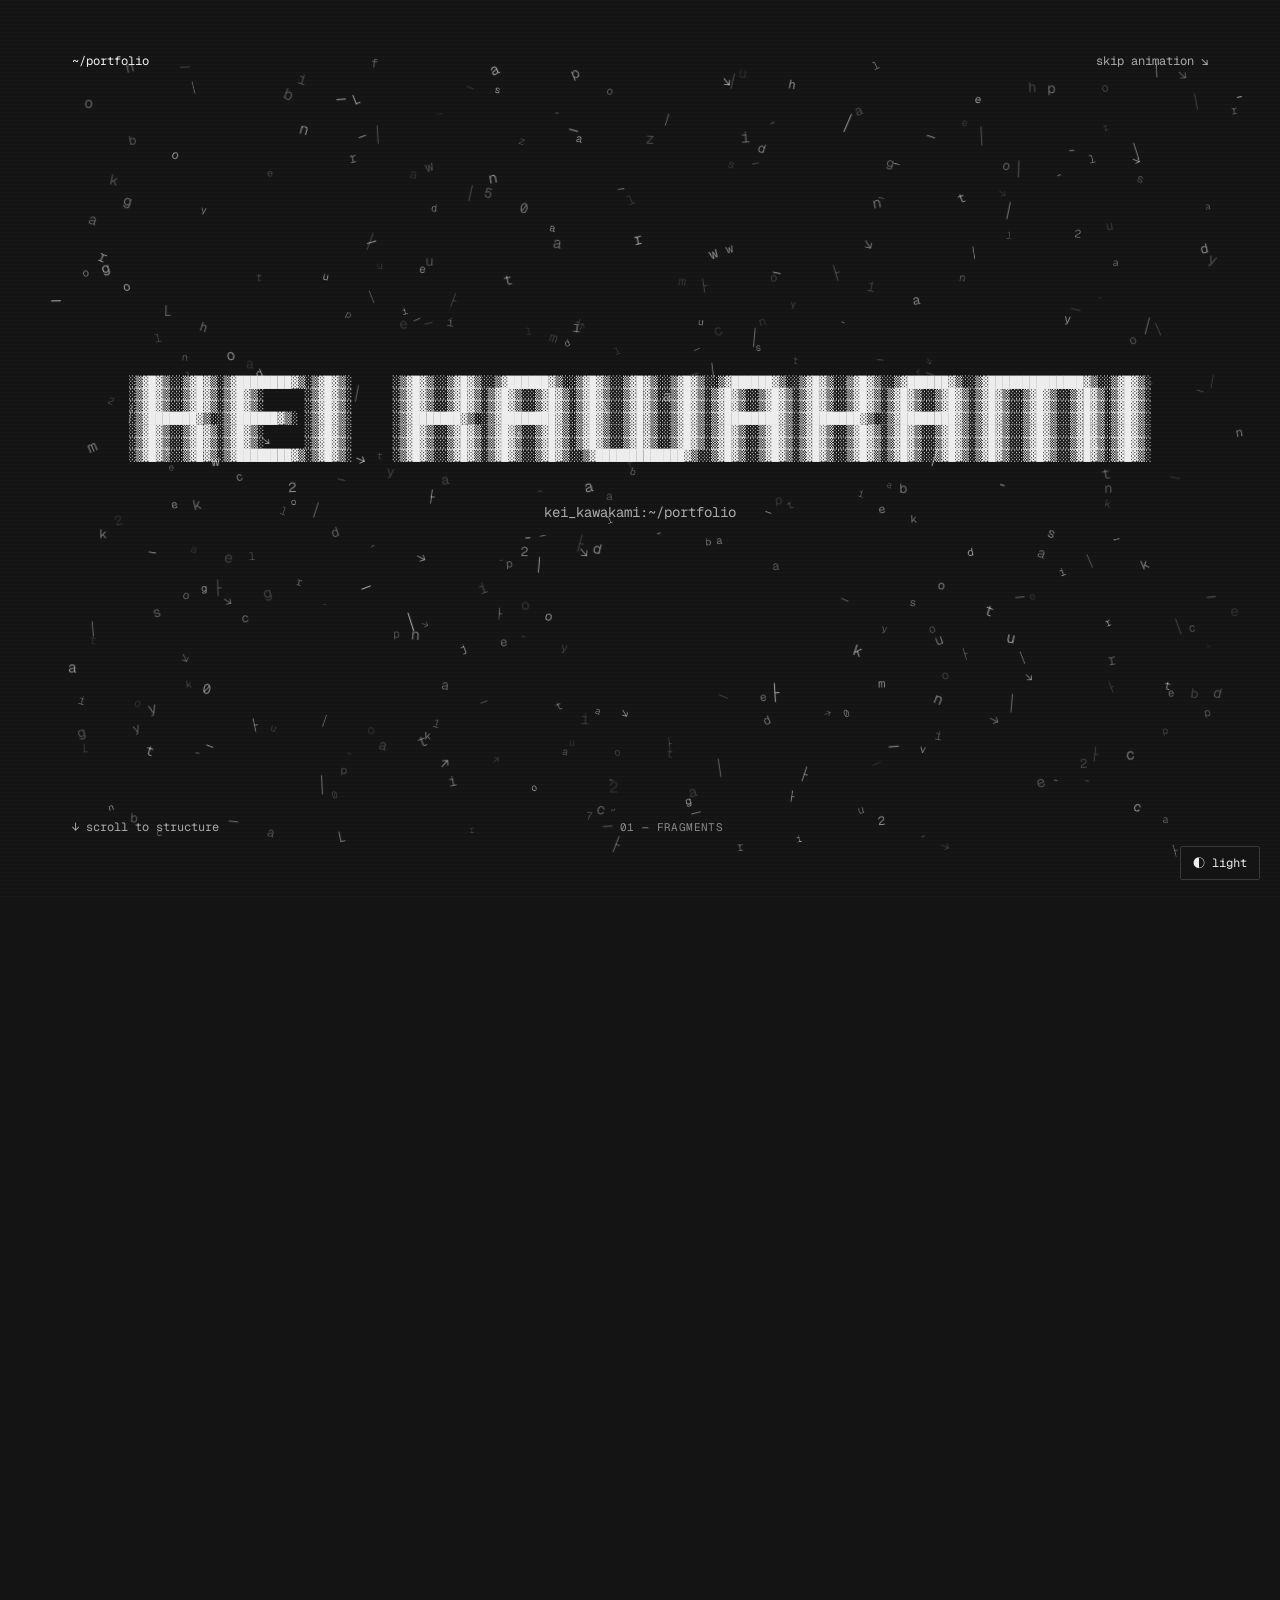
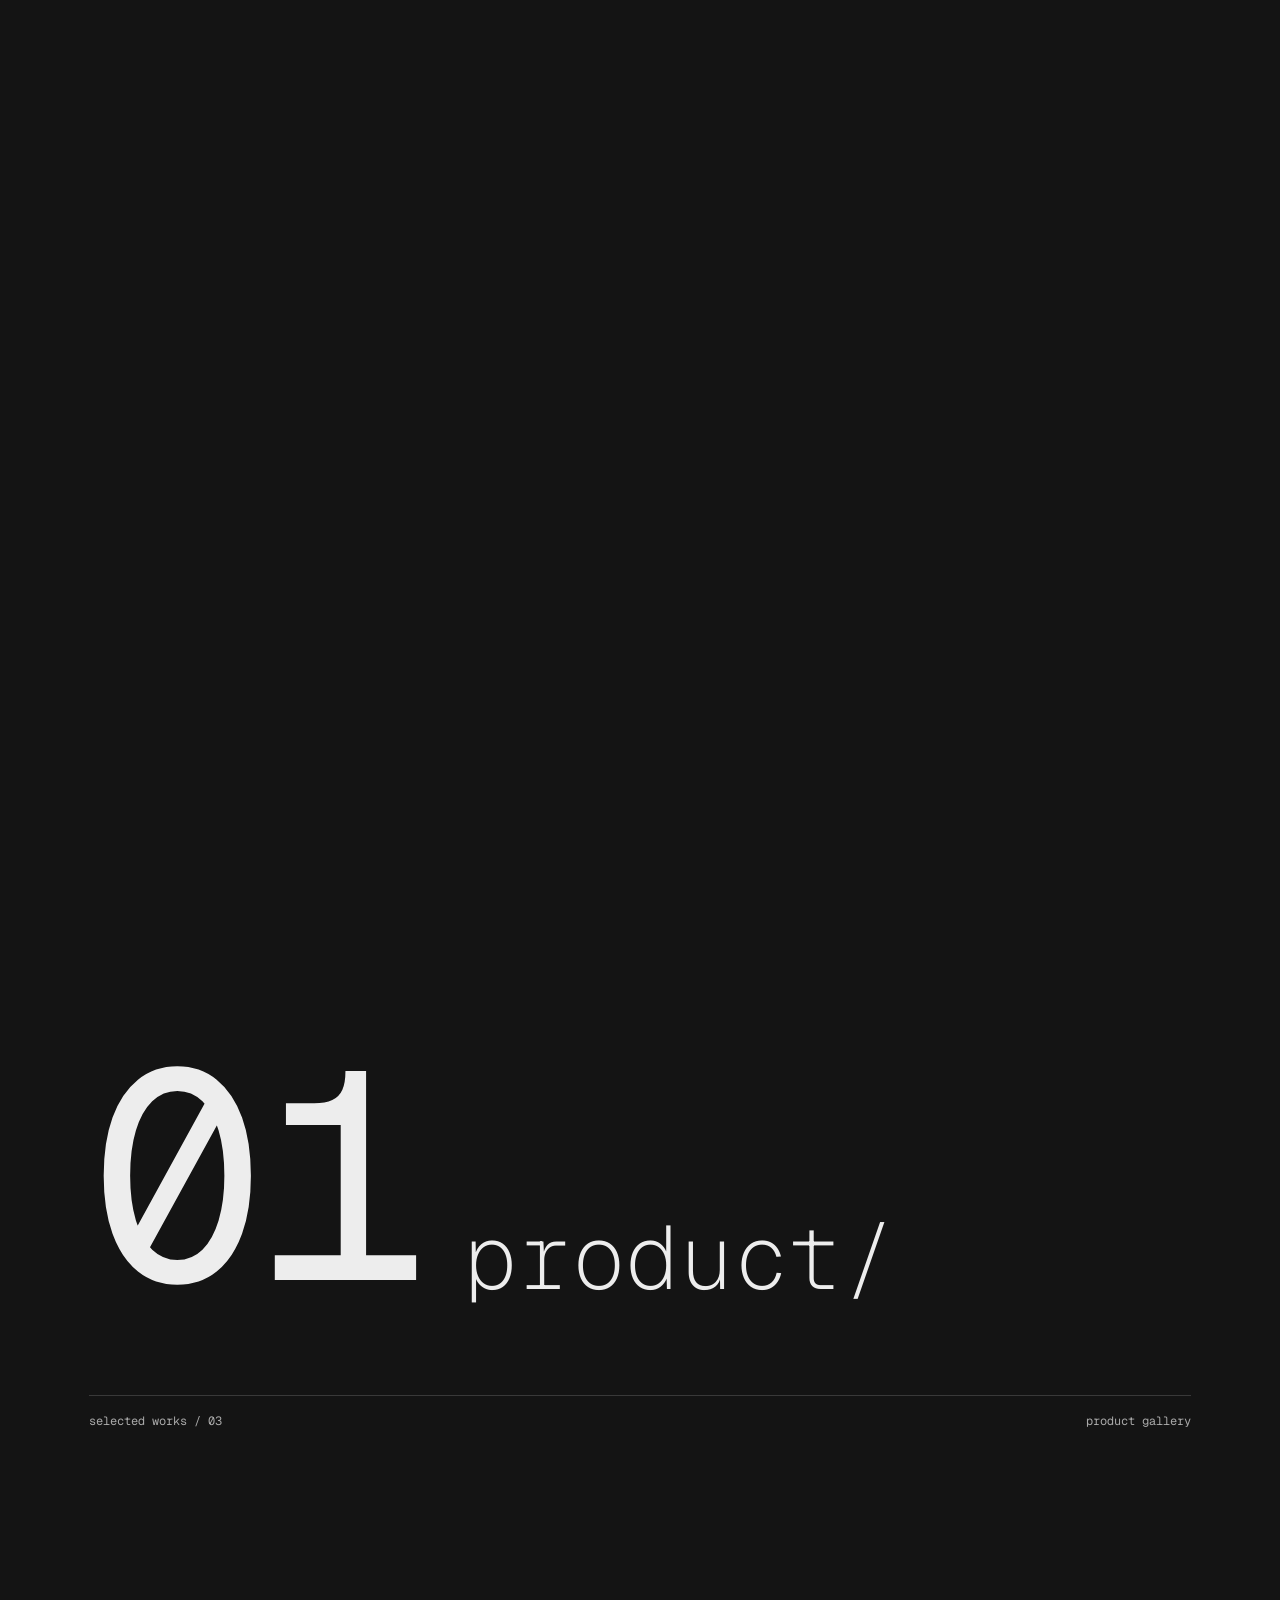
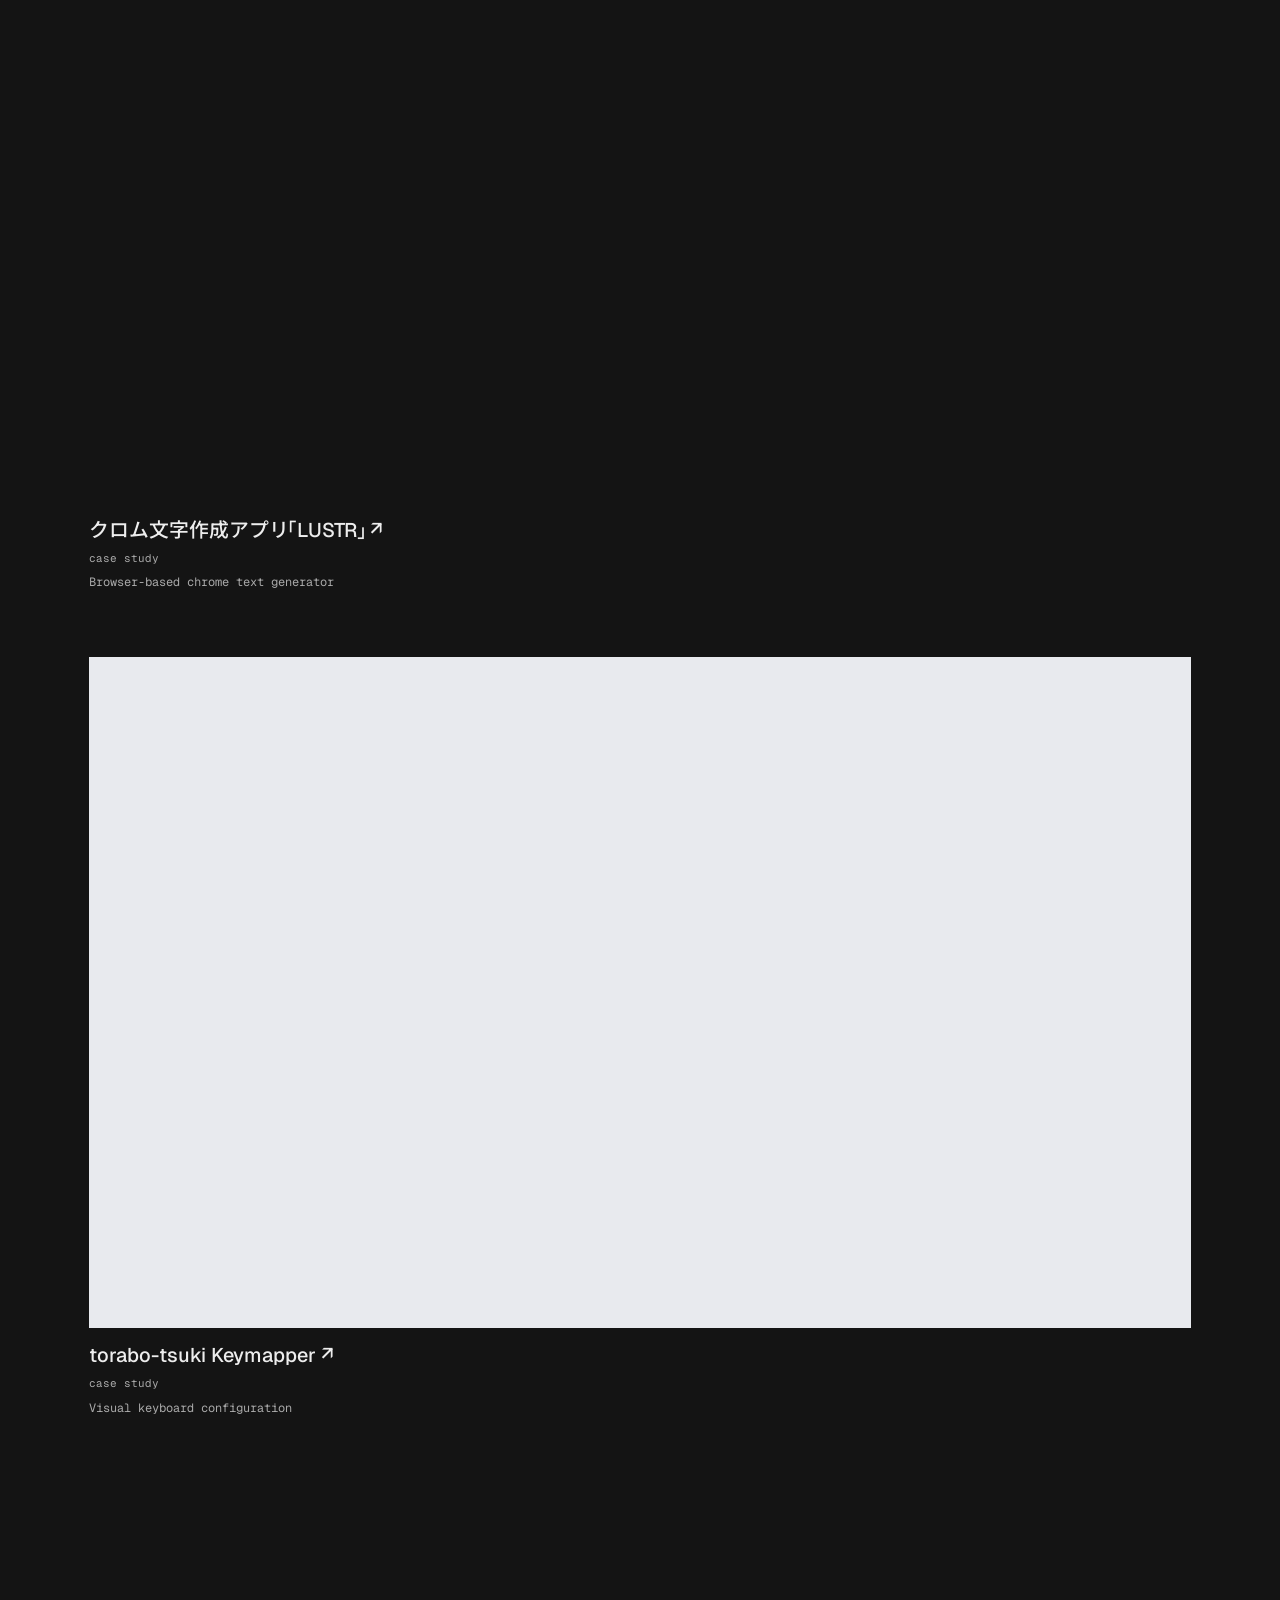
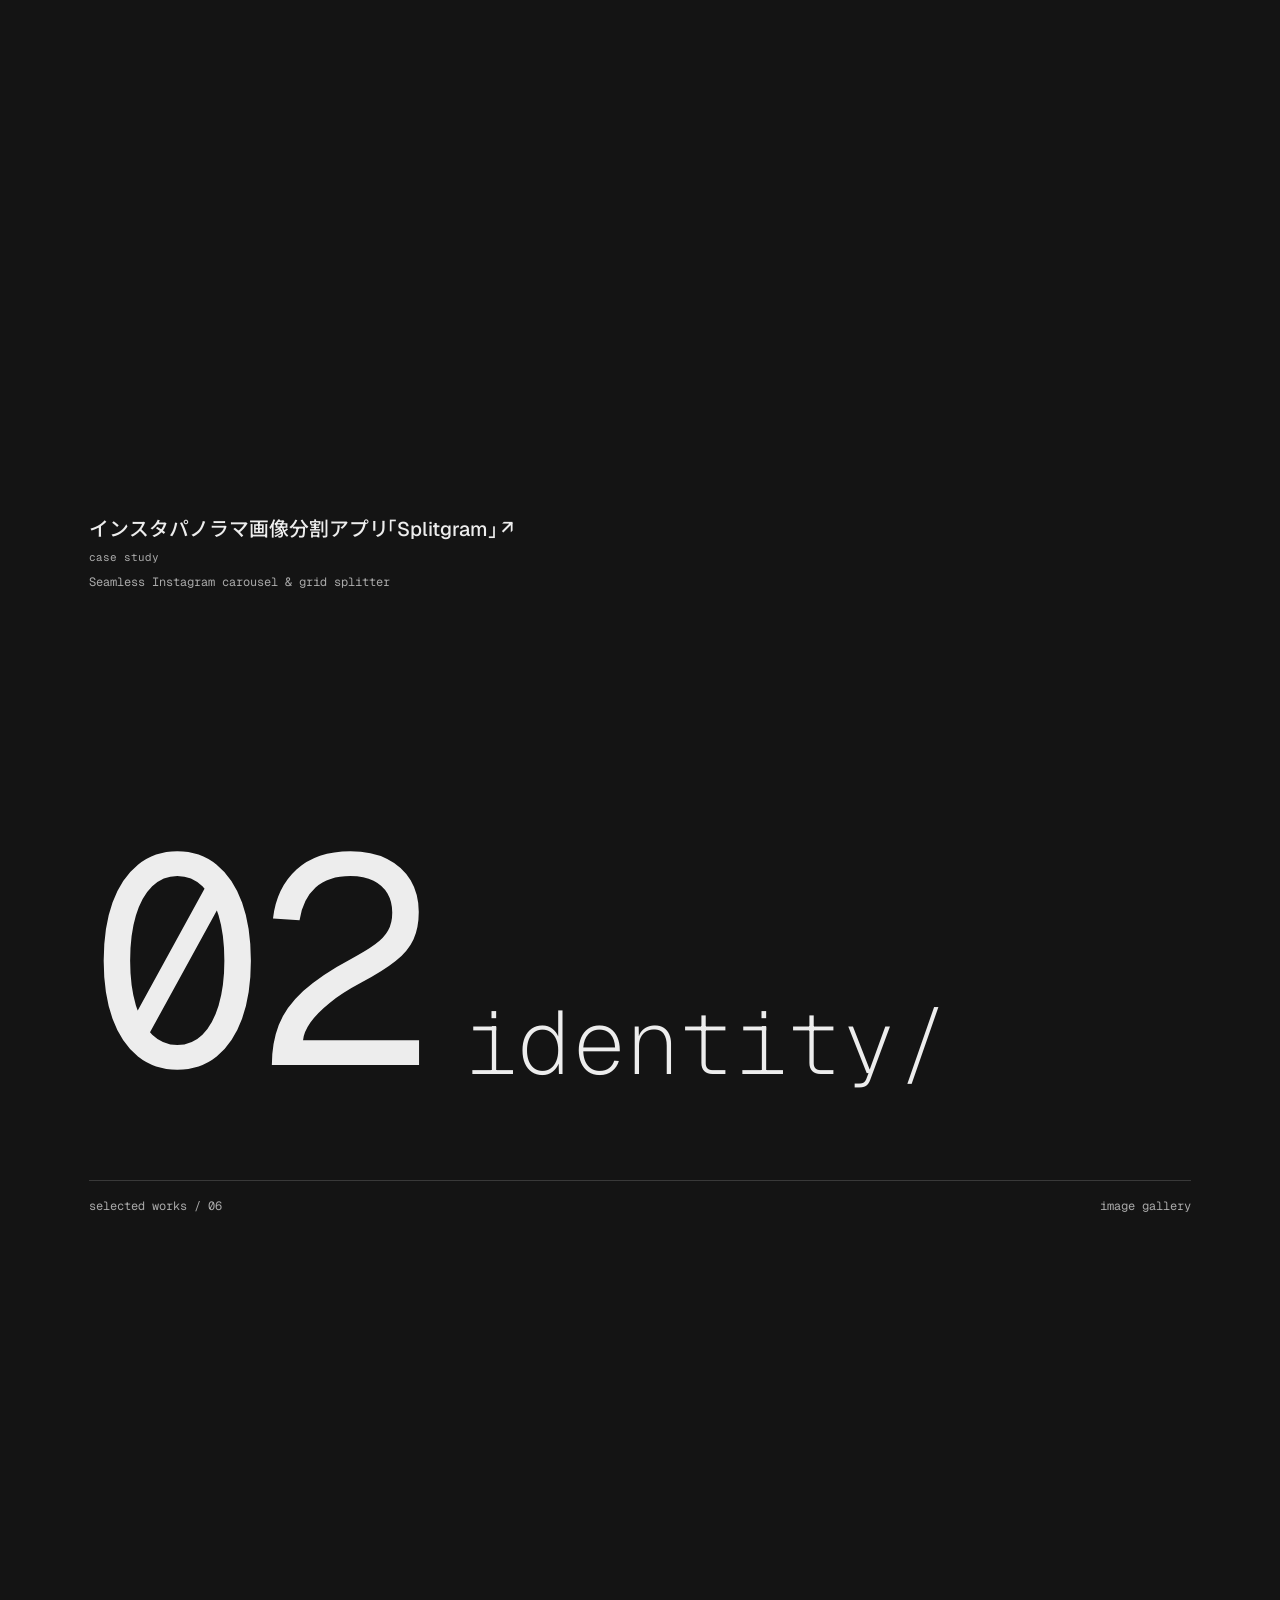
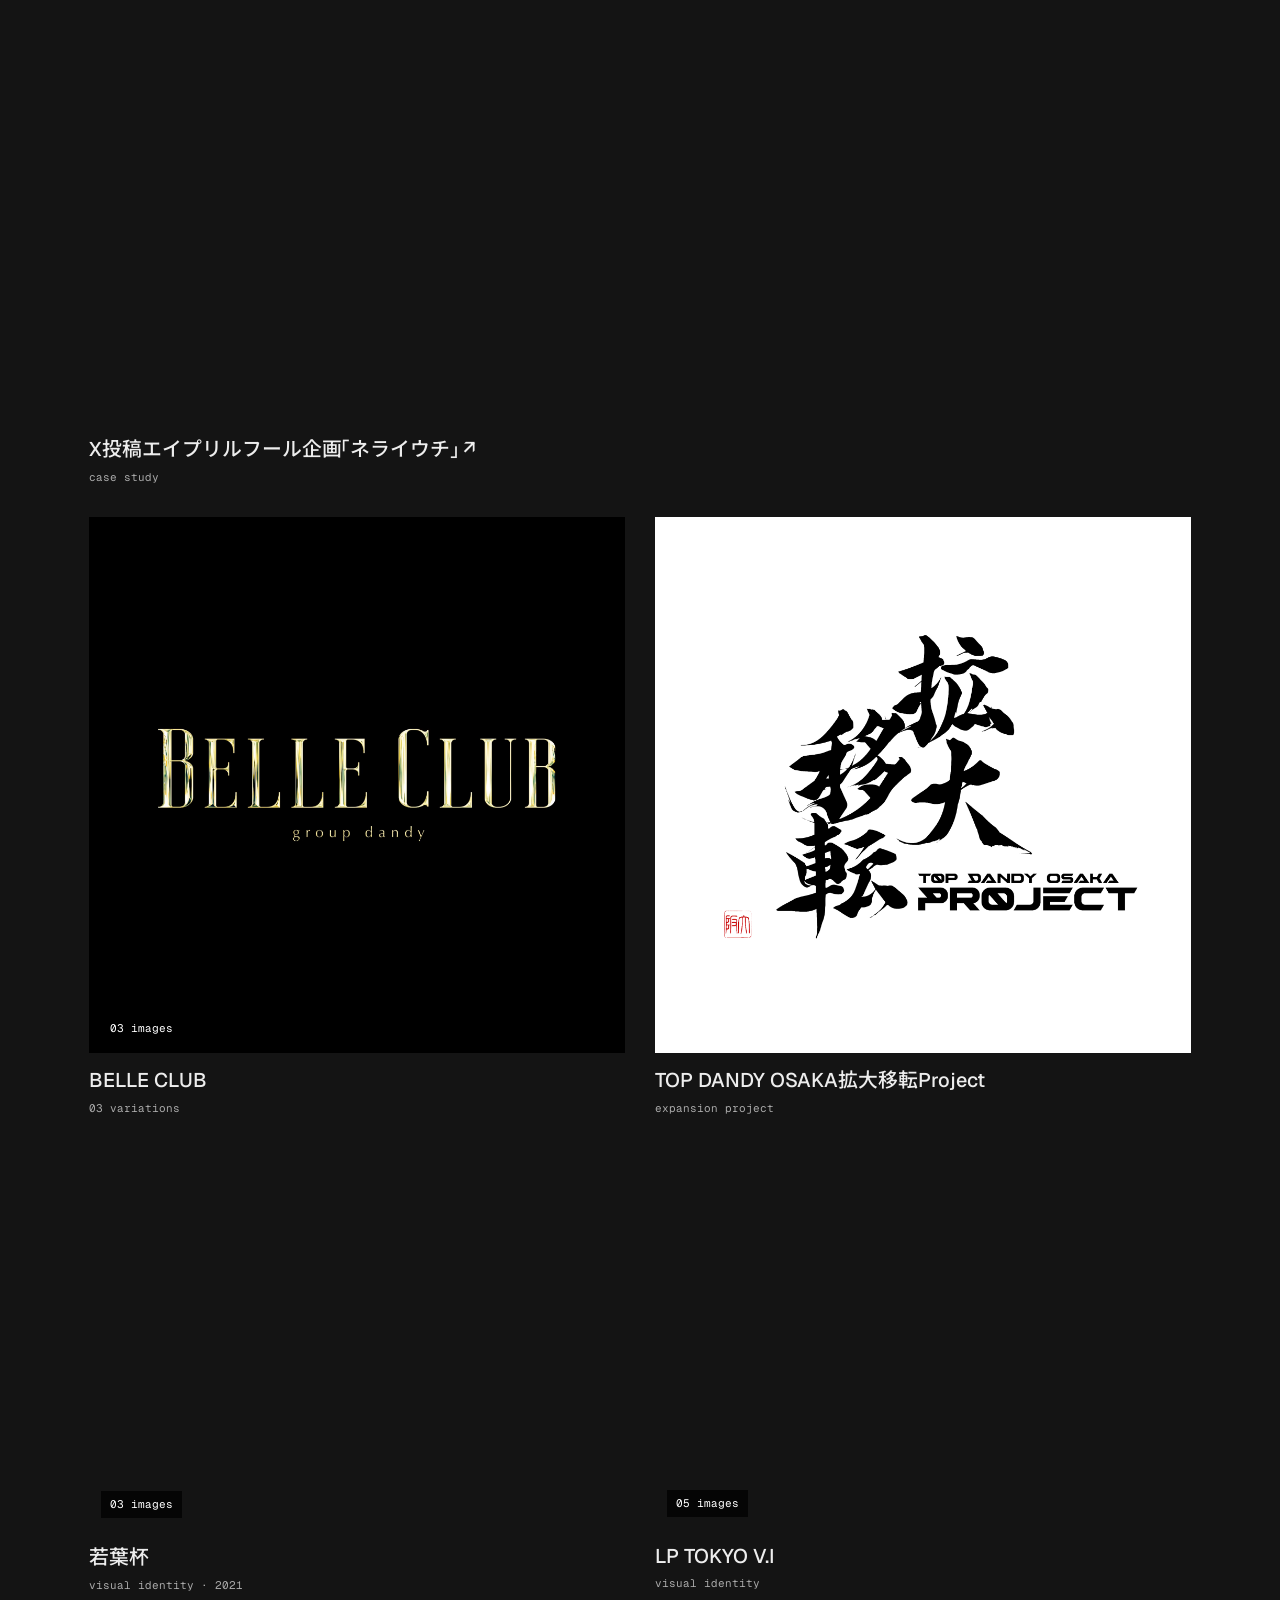
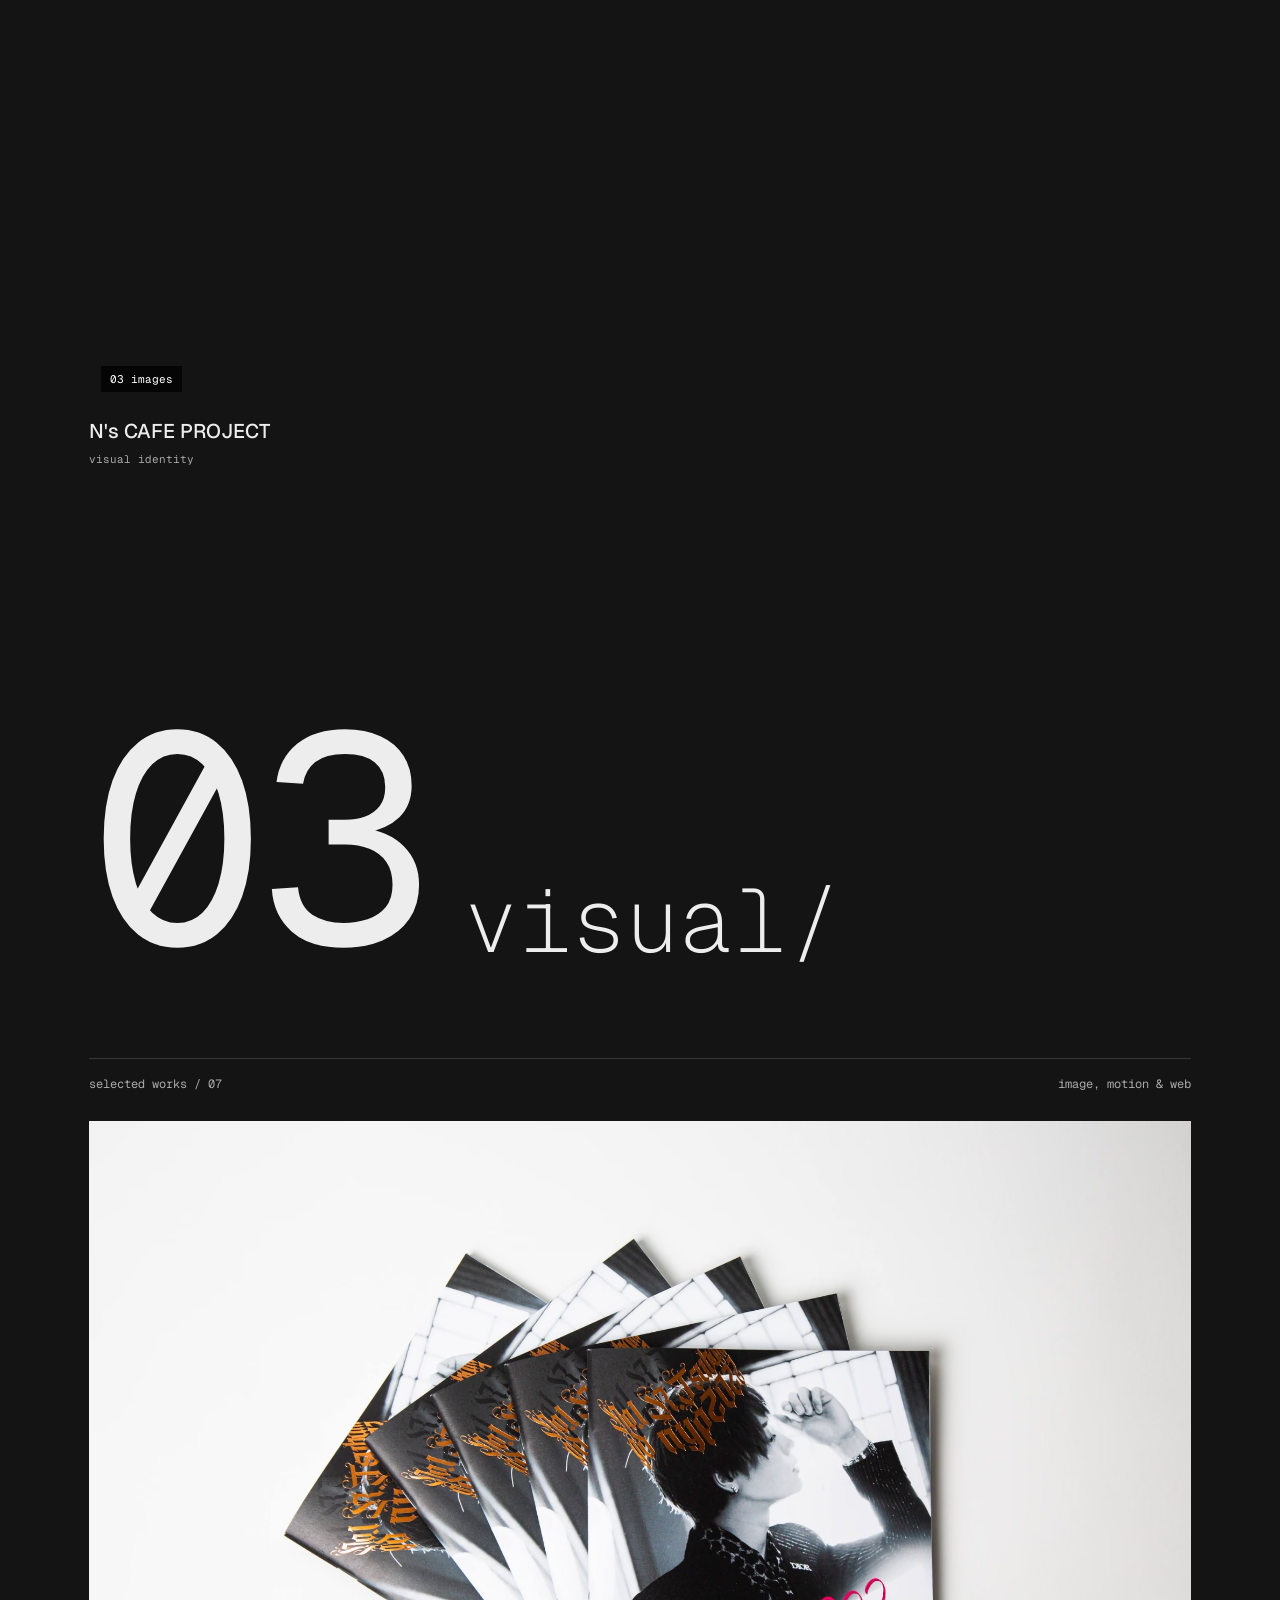
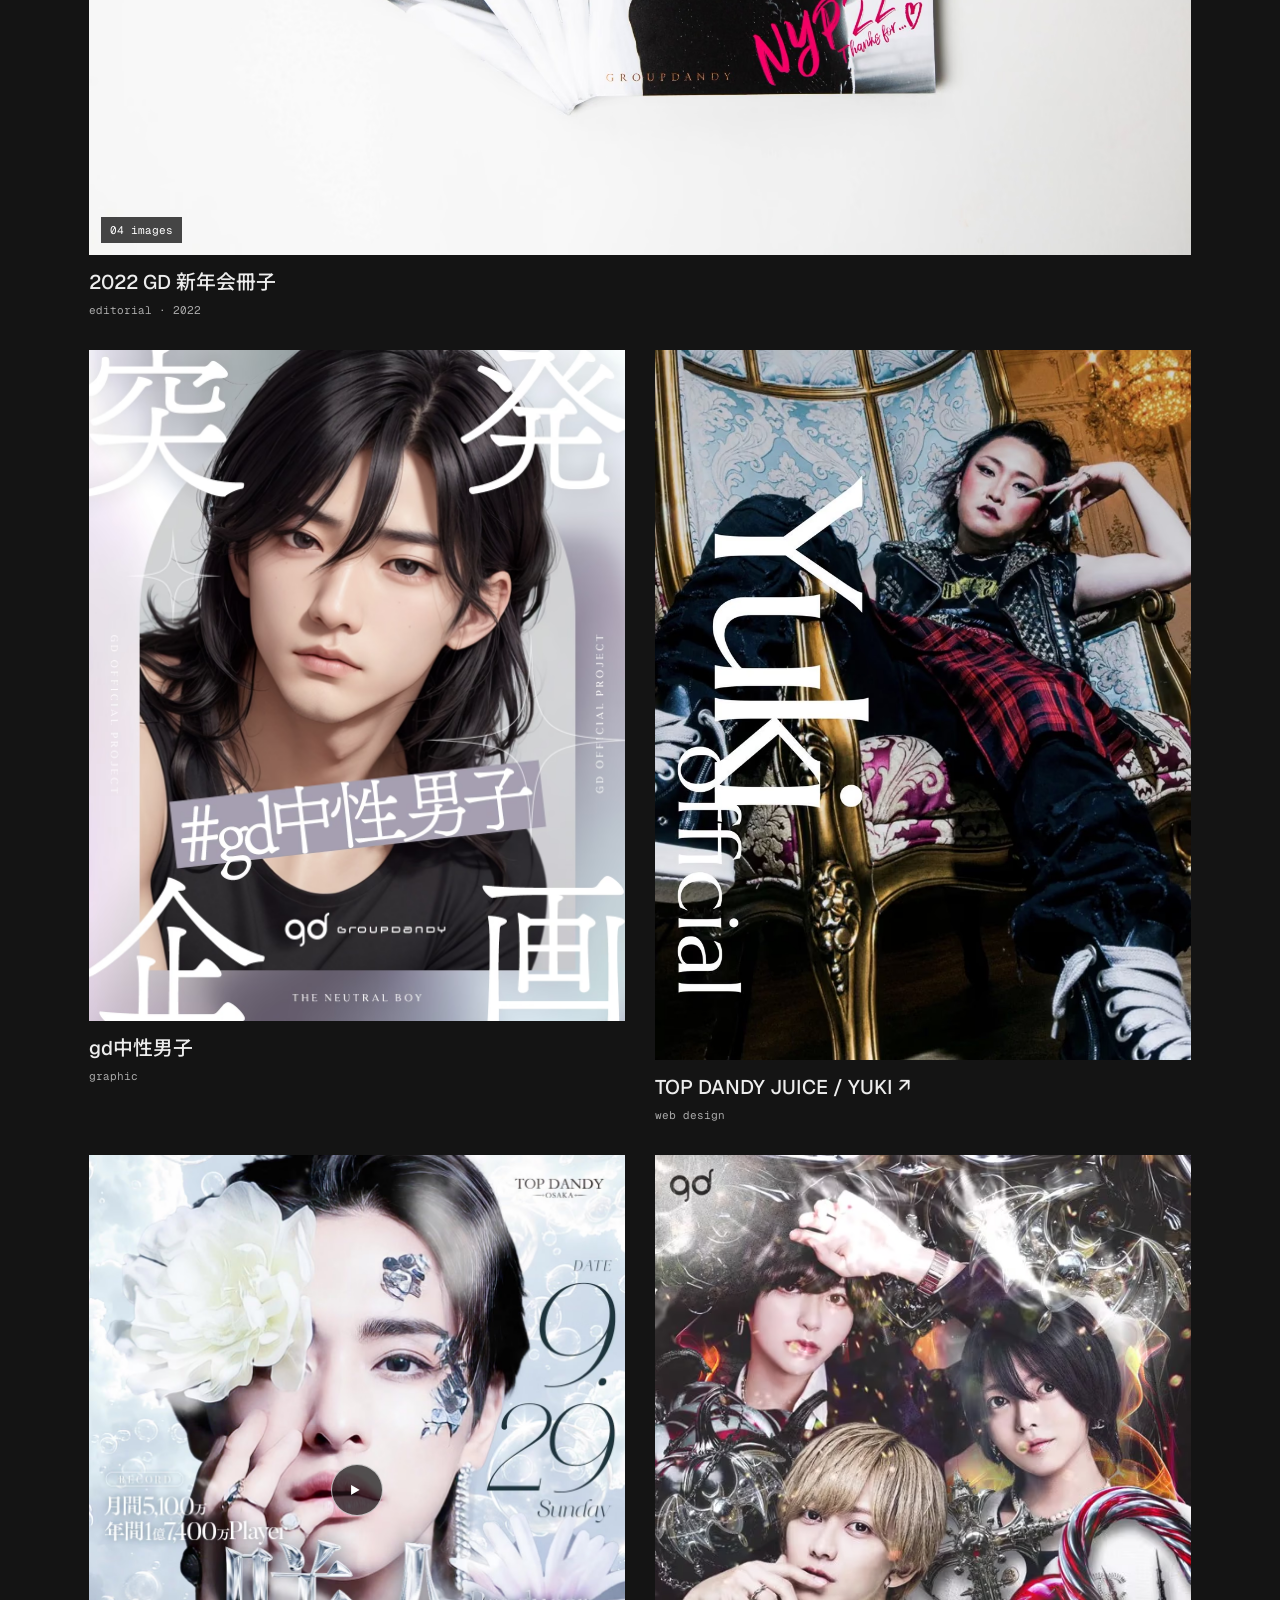
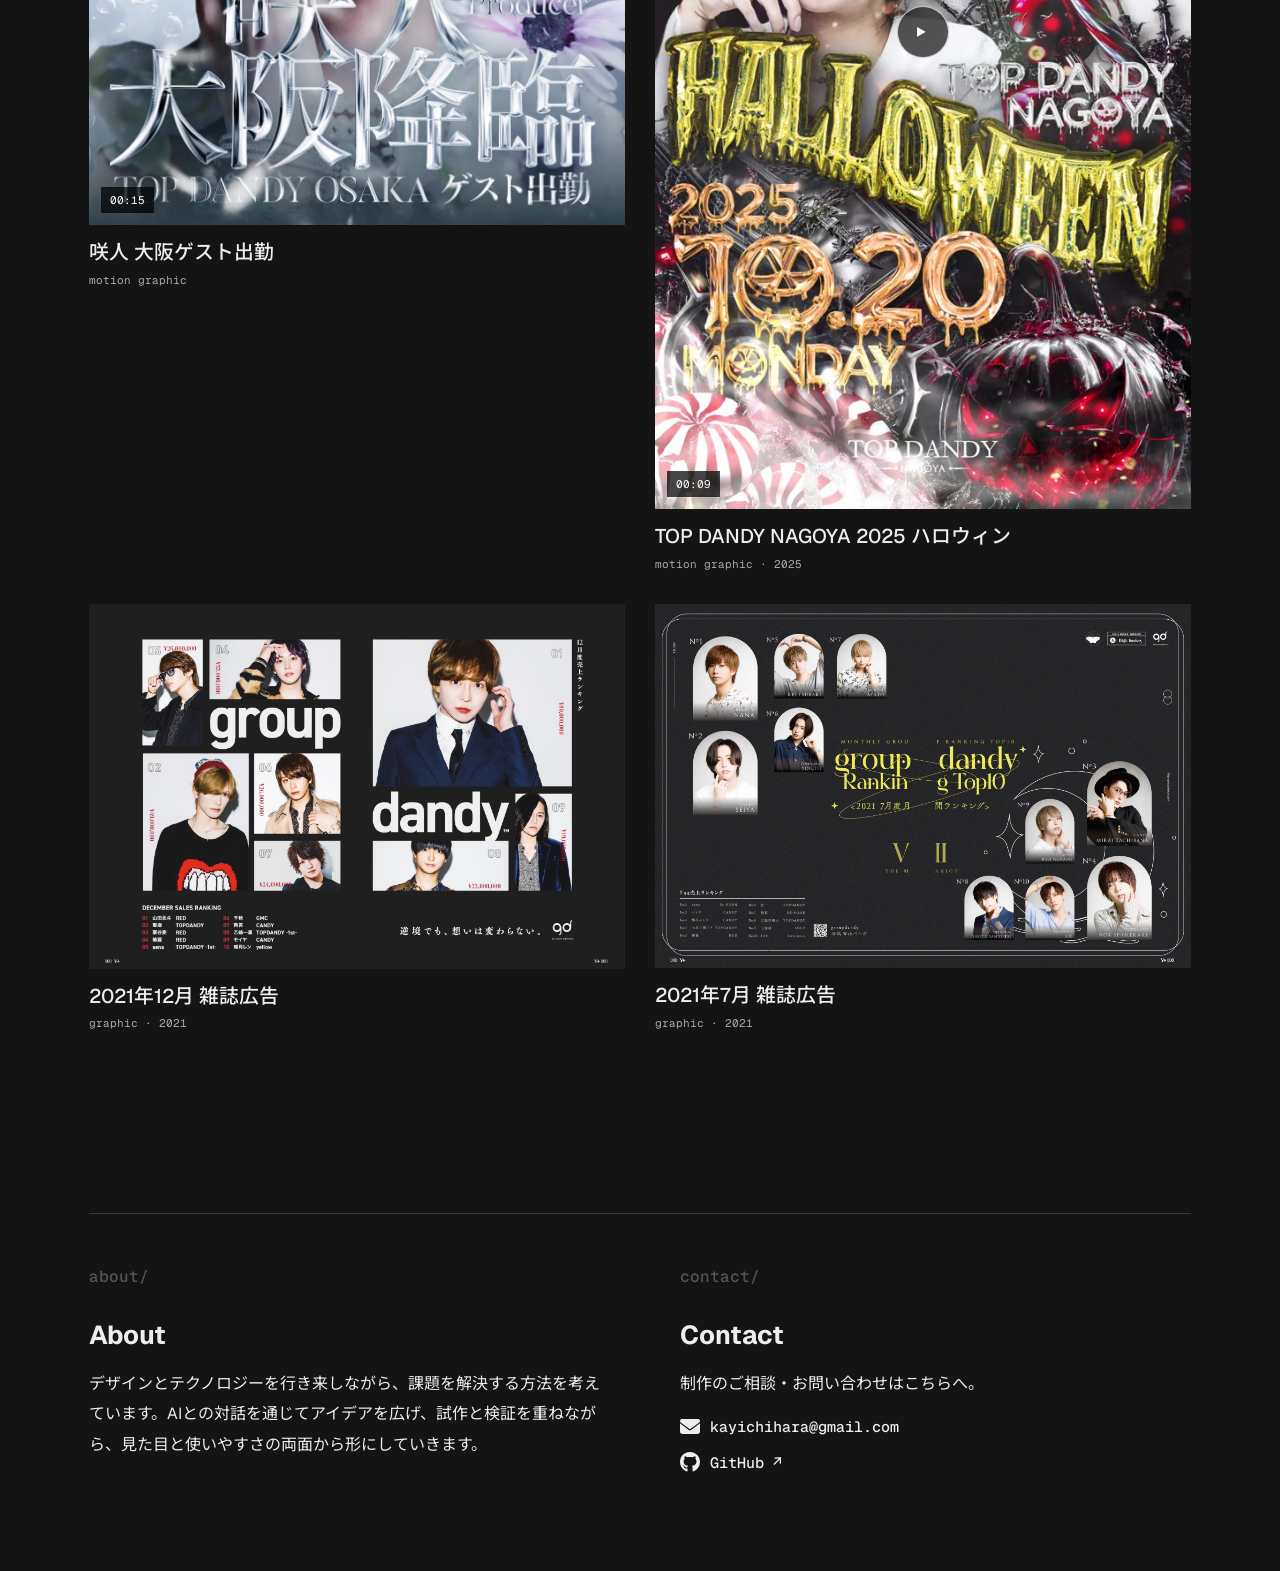
<file: index.html>
<!doctype html>
<html lang="ja" class="portfolio-hide-scrollbars"><head><script src="theme.js?v=dark-default-20261104"></script><script>(function(){try{if(!window.matchMedia('(prefers-reduced-motion: reduce)').matches&&!sessionStorage.getItem('portfolio-loader-shown')){document.documentElement.classList.add('intro-active');window.__portfolioLoaderStart=performance.now();sessionStorage.setItem('portfolio-loader-shown','1');window.setTimeout(function(){document.documentElement.classList.remove('intro-active','intro-exit')},2500)}}catch(e){}})();</script><meta charset="utf-8"><meta name="viewport" content="width=device-width, initial-scale=1"><meta name="theme-color" content="#141414"><title>Kei Kawakami — Design Portfolio</title><meta name="description" content="Product, UX, identity and visual design portfolio."><link rel="stylesheet" href="style.css?v=top-without-filters-20261109"><link rel="icon" type="image/svg+xml" href="favicon.svg?v=pixel-k-20261103"></head>
<body><div id="site-loader" class="site-loader" role="status" aria-label="Portfolio loading" aria-live="polite"><div class="loader-content"><div class="loader-dots" aria-hidden="true"><span></span><span></span><span></span><span></span><span></span><span></span><span></span><span></span><span></span><span></span></div><p class="loader-line">&gt; <span data-loader-status>loading portfolio</span><span class="loader-cursor" aria-hidden="true">_</span></p></div></div>
<span class="scroll-path" id="scroll-path" aria-label="現在のパス" style="position:fixed;display:block">~/portfolio</span>
<section class="portfolio-entry" id="portfolio-entry" aria-labelledby="entry-title">
  <div class="entry-sticky" id="entry-stage">
    <header class="entry-meta">
      <a id="entry-skip" href="#entry-index">skip animation ↘</a>
    </header>
    <div class="entry-identity" id="entry-identity">
      <h1 id="entry-title" class="entry-ascii-heading" aria-label="Kei Kawakami"><span class="entry-ascii-wide" aria-hidden="true">░▒▓█▓▒░░▒▓█▓▒░▒▓████████▓▒░▒▓█▓▒░      ░▒▓█▓▒░░▒▓█▓▒░░▒▓██████▓▒░░▒▓█▓▒░░▒▓█▓▒░░▒▓█▓▒░░▒▓██████▓▒░░▒▓█▓▒░░▒▓█▓▒░░▒▓██████▓▒░░▒▓██████████████▓▒░░▒▓█▓▒░
░▒▓█▓▒░░▒▓█▓▒░▒▓█▓▒░      ░▒▓█▓▒░      ░▒▓█▓▒░░▒▓█▓▒░▒▓█▓▒░░▒▓█▓▒░▒▓█▓▒░░▒▓█▓▒░░▒▓█▓▒░▒▓█▓▒░░▒▓█▓▒░▒▓█▓▒░░▒▓█▓▒░▒▓█▓▒░░▒▓█▓▒░▒▓█▓▒░░▒▓█▓▒░░▒▓█▓▒░▒▓█▓▒░
░▒▓█▓▒░░▒▓█▓▒░▒▓█▓▒░      ░▒▓█▓▒░      ░▒▓█▓▒░░▒▓█▓▒░▒▓█▓▒░░▒▓█▓▒░▒▓█▓▒░░▒▓█▓▒░░▒▓█▓▒░▒▓█▓▒░░▒▓█▓▒░▒▓█▓▒░░▒▓█▓▒░▒▓█▓▒░░▒▓█▓▒░▒▓█▓▒░░▒▓█▓▒░░▒▓█▓▒░▒▓█▓▒░
░▒▓███████▓▒░░▒▓██████▓▒░ ░▒▓█▓▒░      ░▒▓███████▓▒░░▒▓████████▓▒░▒▓█▓▒░░▒▓█▓▒░░▒▓█▓▒░▒▓████████▓▒░▒▓███████▓▒░░▒▓████████▓▒░▒▓█▓▒░░▒▓█▓▒░░▒▓█▓▒░▒▓█▓▒░
░▒▓█▓▒░░▒▓█▓▒░▒▓█▓▒░      ░▒▓█▓▒░      ░▒▓█▓▒░░▒▓█▓▒░▒▓█▓▒░░▒▓█▓▒░▒▓█▓▒░░▒▓█▓▒░░▒▓█▓▒░▒▓█▓▒░░▒▓█▓▒░▒▓█▓▒░░▒▓█▓▒░▒▓█▓▒░░▒▓█▓▒░▒▓█▓▒░░▒▓█▓▒░░▒▓█▓▒░▒▓█▓▒░
░▒▓█▓▒░░▒▓█▓▒░▒▓█▓▒░      ░▒▓█▓▒░      ░▒▓█▓▒░░▒▓█▓▒░▒▓█▓▒░░▒▓█▓▒░▒▓█▓▒░░▒▓█▓▒░░▒▓█▓▒░▒▓█▓▒░░▒▓█▓▒░▒▓█▓▒░░▒▓█▓▒░▒▓█▓▒░░▒▓█▓▒░▒▓█▓▒░░▒▓█▓▒░░▒▓█▓▒░▒▓█▓▒░
░▒▓█▓▒░░▒▓█▓▒░▒▓████████▓▒░▒▓█▓▒░      ░▒▓█▓▒░░▒▓█▓▒░▒▓█▓▒░░▒▓█▓▒░░▒▓█████████████▓▒░░▒▓█▓▒░░▒▓█▓▒░▒▓█▓▒░░▒▓█▓▒░▒▓█▓▒░░▒▓█▓▒░▒▓█▓▒░░▒▓█▓▒░░▒▓█▓▒░▒▓█▓▒░</span></h1>
      <p>kei_kawakami:~/portfolio</p>
    </div>
    <div class="entry-scene" id="entry-index">
      <div class="entry-prompt" id="entry-prompt"><span class="entry-symbol">&gt; </span><span id="entry-typed"></span><span class="entry-cursor" aria-hidden="true">_</span></div>
      <nav class="tree-nav" aria-label="作品一覧">~/portfolio
│
├── <a href="#works">works ↘</a>
│   │
│   ├── <a href="#product">product ↘</a>
│   │   ├── <a href="works/product/lustr.html">lustr ↗</a>
│   │   ├── <a href="works/product/torabo-tsuki-keymapper.html">torabo-tsuki-keymapper ↗</a>
│   │   └── <a href="works/product/splitgram.html">splitgram ↗</a>
│   │
│   ├── <a href="#identity">identity ↘</a>
│   │   ├── <a href="works/identity/neraiuchi.html">neraiuchi ↗</a>
│   │   ├── <a href="#belle-club">belle-club ↘</a>
│   │   ├── <a href="#top-dandy-osaka">top-dandy-osaka ↘</a>
│   │   ├── <a href="#wakabahai">wakabahai ↘</a>
│   │   ├── <a href="#lp-tokyo">lp-tokyo ↘</a>
│   │   └── <a href="#ns-cafe-project">ns-cafe-project ↘</a>
│   │
│   └── <a href="#visual">visual ↘</a>
│       ├── <a href="#gd-2022-new-year-booklet">gd-2022-new-year-booklet ↘</a>
│       ├── <a href="#gd-neutral-boy">gd-neutral-boy ↘</a>
│       ├── <a href="#tdjuice-yuki">tdjuice-yuki ↘</a>
│       ├── <a href="#sakito-osaka-guest">sakito-osaka-guest ↘</a>
│       ├── <a href="#top-dandy-nagoya-halloween-2025">top-dandy-nagoya-halloween-2025 ↘</a>
│       ├── <a href="#2021-12-magazine-ad">2021-12-magazine-ad ↘</a>
│       └── <a href="#2021-07-magazine-ad">2021-07-magazine-ad ↘</a>
│
├── <a href="#about">about ↘</a>
│
└── <a href="#contact">contact ↘</a></nav>
      <div class="entry-next-prompt" aria-hidden="true"><span class="entry-symbol">&gt; </span><span class="entry-cursor">_</span></div>
    </div>
    <div class="entry-bottom">
      <button type="button" id="entry-explore">↓ scroll to structure</button>
      <span id="entry-phase" aria-live="polite">01 — FRAGMENTS</span>
      <a href="#works" id="entry-works">view works ↓</a>
    </div>
    <div class="entry-progress" aria-hidden="true"><div class="entry-progress-bar" id="entry-progress-bar"></div></div>
  </div>
</section>
<main class="site home" id="directory">
<div class="works-sections" id="works">

<section class="category-section" id="product" aria-labelledby="product-heading">
  <div class="category-cover">
    <p class="path category-path">~/portfolio/works/product</p>
    <h2 class="category-headline" id="product-heading" aria-label="01 product">
      <span class="category-number" aria-hidden="true">01</span>
      <span class="category-headline-text">product/</span>
    </h2>
  </div>
  <div class="category-directory gallery-directory">
    <div class="gallery-heading"><span>selected works / 03</span><span>product gallery</span></div>
    <div class="gallery-grid gallery-product">
      <article class="gallery-tile gallery-tile--featured">
        <a class="gallery-media gallery-link" href="works/product/lustr.html" aria-label="クロム文字作成アプリ「LUSTR」の個別ページを見る"><img src="assets/lustr-y2k-thumbnail.avif" alt="青空を背景にピンクと水色のクロム文字で描いたLUSTRのテキストエフェクト" width="2048" height="1198" loading="lazy" decoding="async"><span class="gallery-expand" aria-hidden="true">view case ↗</span></a>
        <div class="gallery-caption"><a href="works/product/lustr.html">クロム文字作成アプリ「LUSTR」 ↗</a><small>case study</small></div>
        <p class="gallery-product-description">Browser-based chrome text generator</p>
      </article>
      <article class="gallery-tile">
        <a class="gallery-media gallery-link gallery-media--keymapper" href="works/product/torabo-tsuki-keymapper.html" aria-label="torabo-tsuki Keymapperの個別ページを見る"><img src="assets/torabo-keymapper-thumbnail.avif" alt="torabo-tsuki Keymapperの実際の操作画面。左右分割キーボードとレイヤー切り替え" width="1524" height="929" loading="lazy" decoding="async"><span class="gallery-expand" aria-hidden="true">view case ↗</span></a>
        <div class="gallery-caption"><a href="works/product/torabo-tsuki-keymapper.html">torabo-tsuki Keymapper ↗</a><small>case study</small></div>
        <p class="gallery-product-description">Visual keyboard configuration</p>
      </article>
      <article class="gallery-tile">
        <a class="gallery-media gallery-link" href="works/product/splitgram.html" aria-label="インスタパノラマ画像分割アプリ「Splitgram」の個別ページを見る"><img src="assets/splitgram.avif" alt="クリーム色の背景にライム色のアイコンと黒いSplitgramロゴ" width="1920" height="1080" loading="lazy" decoding="async"><span class="gallery-expand" aria-hidden="true">view case ↗</span></a>
        <div class="gallery-caption"><a href="works/product/splitgram.html">インスタパノラマ画像分割アプリ「Splitgram」 ↗</a><small>case study</small></div>
        <p class="gallery-product-description">Seamless Instagram carousel &amp; grid splitter</p>
      </article>
    </div>
  </div>
</section>
<section class="category-section" id="identity" aria-labelledby="identity-heading">
  <div class="category-cover">
    <p class="path category-path">~/portfolio/works/identity</p>
    <h2 class="category-headline" id="identity-heading" aria-label="02 identity">
      <span class="category-number" aria-hidden="true">02</span>
      <span class="category-headline-text">identity/</span>
    </h2>
  </div>
  <div class="category-directory gallery-directory"><div class="gallery-heading"><span>selected works / 06</span><span>image gallery</span></div><div class="gallery-grid gallery-identity"><article class="gallery-tile gallery-tile--featured"><a class="gallery-media gallery-link" href="works/identity/neraiuchi.html" aria-label="X投稿エイプリルフール企画「ネライウチ」の個別ページを見る"><img src="assets/neraiuchi-rice-bag.avif" alt="ネライウチの米袋パッケージ。クラフト紙の袋に金色の茶碗ロゴと和文ラベルを配置したモックアップ" width="2048" height="1448" loading="lazy" decoding="async"><span class="gallery-expand" aria-hidden="true">view case ↗</span></a><div class="gallery-caption"><a href="works/identity/neraiuchi.html">X投稿エイプリルフール企画「ネライウチ」 ↗</a><small>case study</small></div></article>
<article class="gallery-tile" id="belle-club"><button class="gallery-media gallery-zoom" type="button" data-gallery-image="assets/belleclub-option-01-hq.avif" data-gallery-images="assets/belleclub-option-01-hq.avif|assets/belleclub-adopted-hq.avif|assets/belleclub-option-02-hq.avif" data-gallery-labels="採用案|別案 01|別案 02" data-gallery-name="BELLE CLUB" aria-label="BELLE CLUBのロゴ3案を縦スクロールで見る"><img src="assets/belleclub-option-01-hq.avif" alt="BELLE CLUBの採用ロゴ。金属的な金文字のロゴタイプ" width="480" height="480" loading="lazy" decoding="async"><span class="gallery-expand" aria-hidden="true">view 3 images ↗</span><span class="gallery-count-tag" aria-hidden="true">03 images</span></button><div class="gallery-caption"><button class="gallery-title-button" type="button" data-gallery-open="belle-club" aria-label="BELLE CLUBの作品を開く">BELLE CLUB</button><small>03 variations</small></div></article>
<article class="gallery-tile" id="top-dandy-osaka"><button class="gallery-media gallery-zoom" type="button" data-gallery-image="assets/top-dandy-osaka-expansion-hq.avif" data-gallery-name="TOP DANDY OSAKA拡大移転Project" aria-label="TOP DANDY OSAKA 拡大移転Projectのロゴを拡大表示"><img src="assets/top-dandy-osaka-expansion-thumb.avif" width="2048" height="2048" alt="TOP DANDY OSAKA拡大移転Projectのロゴ。力強い黒い筆文字と幾何学的な欧文ロゴタイプ、赤い印章" loading="lazy" decoding="async"><span class="gallery-expand" aria-hidden="true">expand ↗</span></button><div class="gallery-caption"><button class="gallery-title-button" type="button" data-gallery-open="top-dandy-osaka" aria-label="TOP DANDY OSAKA拡大移転Projectの作品を開く">TOP DANDY OSAKA拡大移転Project</button><small>expansion project</small></div></article>
<article class="gallery-tile" id="wakabahai"><button class="gallery-media gallery-zoom" type="button" data-gallery-image="assets/wakabahai-black-2000.avif" data-gallery-images="assets/wakabahai-black-2000.avif|assets/wakabahai-yellow-2000.avif|assets/wakabahai-vi-hq.avif" data-gallery-labels="ロゴ · 黒背景|ロゴ · 黄色背景|ビジュアルアイデンティティ" data-gallery-name="若葉杯 — Visual Identity" aria-label="若葉杯の画像3枚を縦スクロールで見る"><img src="assets/wakabahai-black-2000.avif" width="2000" height="1423" alt="若葉杯2021のロゴ。黒背景に黄色のシンボルとWAKABAHAI2021の文字" loading="lazy" decoding="async"><span class="gallery-expand" aria-hidden="true">view 3 images ↗</span><span class="gallery-count-tag" aria-hidden="true">03 images</span></button><div class="gallery-caption"><button class="gallery-title-button" type="button" data-gallery-open="wakabahai" aria-label="若葉杯の作品を開く">若葉杯</button><small>visual identity · 2021</small></div></article>
<article class="gallery-tile" id="lp-tokyo"><button class="gallery-media gallery-zoom" type="button" data-gallery-image="assets/lp-tokyo-black-horizontal.avif" data-gallery-images="assets/lp-tokyo-black-horizontal.avif|assets/lp-tokyo-black-stacked.avif|assets/lp-tokyo-white-horizontal.avif|assets/lp-tokyo-white-stacked.avif|assets/lp-tokyo-logo-variations.avif" data-gallery-labels="横組み · 黒背景|縦組み · 黒背景|横組み · 白背景|縦組み · 白背景|ロゴバリエーション一覧" data-gallery-name="LP TOKYO V.I" aria-label="LP TOKYO V.Iの画像5枚を縦スクロールで見る"><img src="assets/lp-tokyo-black-horizontal.avif" width="2526" height="1791" alt="LP TOKYO SHINJUKUの横組みロゴ。黒背景に白い文字と多面体のシンボル" loading="lazy" decoding="async"><span class="gallery-expand" aria-hidden="true">view 5 images ↗</span><span class="gallery-count-tag" aria-hidden="true">05 images</span></button><div class="gallery-caption"><button class="gallery-title-button" type="button" data-gallery-open="lp-tokyo" aria-label="LP TOKYO V.Iの作品を開く">LP TOKYO V.I</button><small>visual identity</small></div></article>
<article class="gallery-tile" id="ns-cafe-project"><button class="gallery-media gallery-zoom" type="button" data-gallery-image="assets/nscp-logo.avif" data-gallery-images="assets/nscp-logo.avif|assets/nscp-layout.avif|assets/nscp-positive-negative.avif" data-gallery-labels="ロゴ|設計グリッド|白背景・黒背景の展開" data-gallery-name="N's CAFE PROJECT" aria-label="N's CAFE PROJECTの画像3枚を縦スクロールで見る"><img src="assets/nscp-logo.avif" width="1754" height="1241" alt="N's CAFE PROJECTのロゴ。ピンクのNとSにハートと輝きのモチーフを組み合わせたデザイン" loading="lazy" decoding="async"><span class="gallery-expand" aria-hidden="true">view 3 images ↗</span><span class="gallery-count-tag" aria-hidden="true">03 images</span></button><div class="gallery-caption"><button class="gallery-title-button" type="button" data-gallery-open="ns-cafe-project" aria-label="N's CAFE PROJECTの作品を開く">N's CAFE PROJECT</button><small>visual identity</small></div></article></div></div>
</section>
<section class="category-section" id="visual" aria-labelledby="visual-heading">
  <div class="category-cover">
    <p class="path category-path">~/portfolio/works/visual</p>
    <h2 class="category-headline" id="visual-heading" aria-label="03 visual">
      <span class="category-number" aria-hidden="true">03</span>
      <span class="category-headline-text">visual/</span>
    </h2>
  </div>
  <div class="category-directory gallery-directory"><div class="gallery-heading"><span>selected works / 07</span><span>image, motion &amp; web</span></div><div class="gallery-grid gallery-visual">
<article class="gallery-tile gallery-tile--featured" id="gd-2022-new-year-booklet"><button class="gallery-media gallery-zoom" type="button" data-gallery-image="assets/gd-2022-booklet-cover-hq.avif" data-gallery-images="assets/gd-2022-booklet-cover-hq.avif|assets/gd-2022-booklet-contents-hq.avif|assets/gd-2022-booklet-spread-hq.avif|assets/gd-2022-booklet-back-hq.avif" data-gallery-labels="表紙・冊子全体|目次|中面|別カット" data-gallery-name="2022 GD 新年会冊子" aria-label="2022 GD 新年会冊子の写真4枚を縦スクロールで見る"><img src="assets/gd-2022-booklet-cover-hq.avif" alt="2022 GD 新年会冊子。モノクロの表紙とピンクのタイトルが特徴的な冊子を並べた写真" width="1400" height="933" loading="lazy" decoding="async"><span class="gallery-expand" aria-hidden="true">view 4 images ↗</span><span class="gallery-count-tag" aria-hidden="true">04 images</span></button><div class="gallery-caption"><button class="gallery-title-button" type="button" data-gallery-open="gd-2022-new-year-booklet" aria-label="2022 GD 新年会冊子の作品を開く">2022 GD 新年会冊子</button><small>editorial · 2022</small></div></article>
<article class="gallery-tile" id="gd-neutral-boy">
  <button class="gallery-media gallery-zoom" type="button" data-gallery-image="assets/gd-neutral-boy.avif" data-gallery-name="gd中性男子" aria-label="gd中性男子のビジュアルを拡大表示"><img src="assets/gd-neutral-boy.avif" width="1080" height="1350" loading="lazy" decoding="async" alt="黒髪の人物のポートレートに大きな白い漢字と「#gd中性男子」の文字を重ねたグラフィック"><span class="gallery-expand" aria-hidden="true">expand ↗</span></button>
  <div class="gallery-caption"><button class="gallery-title-button" type="button" data-gallery-open="gd-neutral-boy" aria-label="gd中性男子の作品を開く">gd中性男子</button><small>graphic</small></div>
</article>
<article class="gallery-tile" id="tdjuice-yuki">
  <a class="gallery-media gallery-link" href="https://tdjuice.club/yuki/" target="_blank" rel="noopener noreferrer" aria-label="TOP DANDY JUICE YUKIのWebサイトを新しいタブで開く">
    <img src="assets/yuki-thumbnail.avif" alt="TOP DANDY JUICE / YUKIのキービジュアル。装飾的な椅子に座る人物と縦組みのYuki. officialの文字" width="900" height="1191" loading="lazy" decoding="async">
    <span class="gallery-expand" aria-hidden="true">visit website ↗</span>
  </a>
  <div class="gallery-caption"><a href="https://tdjuice.club/yuki/" target="_blank" rel="noopener noreferrer">TOP DANDY JUICE / YUKI ↗</a><small>web design</small></div>
</article>
<article class="gallery-tile" id="sakito-osaka-guest">
  <button class="gallery-media gallery-zoom gallery-motion" type="button" data-gallery-video="assets/sakito-osaka-guest.mp4" data-gallery-poster="assets/sakito-osaka-guest-thumbnail.avif" data-gallery-duration="00:15" data-gallery-name="咲人 大阪ゲスト出勤" aria-label="咲人 大阪ゲスト出勤の動画を再生">
    <img src="assets/sakito-osaka-guest-thumbnail.avif" width="1080" height="1350" loading="lazy" decoding="async" alt="咲人の大阪ゲスト出勤告知。白い花とシルバーの装飾、9月29日の日時が組み合わされたモーショングラフィック">
    <video class="gallery-motion-preview" muted loop playsinline preload="none" tabindex="-1" aria-hidden="true" poster="assets/sakito-osaka-guest-thumbnail.avif"></video>
    <span class="gallery-motion-play" aria-hidden="true">▶</span>
    <span class="gallery-expand" aria-hidden="true">view motion ↗</span>
    <span class="gallery-count-tag" aria-hidden="true">00:15</span>
  </button>
  <div class="gallery-caption"><button class="gallery-title-button" type="button" data-gallery-open="sakito-osaka-guest" aria-label="咲人 大阪ゲスト出勤の動画を開く">咲人 大阪ゲスト出勤</button><small>motion graphic</small></div>
</article>
<article class="gallery-tile" id="top-dandy-nagoya-halloween-2025">
  <button class="gallery-media gallery-zoom gallery-motion" type="button" data-gallery-video="assets/nagoya-halloween-2025.mp4" data-gallery-poster="assets/nagoya-halloween-2025-thumbnail.avif" data-gallery-duration="00:09" data-gallery-name="TOP DANDY NAGOYA 2025 ハロウィン" aria-label="TOP DANDY NAGOYA 2025 ハロウィンの動画を再生">
    <img src="assets/nagoya-halloween-2025-thumbnail.avif" width="1080" height="1920" loading="lazy" decoding="async" alt="TOP DANDY NAGOYAの2025年ハロウィン告知モーショングラフィック。3人の人物、金属質感の金文字、クロームの装飾">
    <video class="gallery-motion-preview" muted loop playsinline preload="none" tabindex="-1" aria-hidden="true" poster="assets/nagoya-halloween-2025-thumbnail.avif"></video>
    <span class="gallery-motion-play" aria-hidden="true">▶</span>
    <span class="gallery-expand" aria-hidden="true">view motion ↗</span>
    <span class="gallery-count-tag" aria-hidden="true">00:09</span>
  </button>
  <div class="gallery-caption"><button class="gallery-title-button" type="button" data-gallery-open="top-dandy-nagoya-halloween-2025" aria-label="TOP DANDY NAGOYA 2025 ハロウィンの動画を開く">TOP DANDY NAGOYA 2025 ハロウィン</button><small>motion graphic · 2025</small></div>
</article>
<article class="gallery-tile" id="2021-12-magazine-ad"><button class="gallery-media gallery-zoom" type="button" data-gallery-image="assets/2021-12-magazine-ad-hq.avif?v=20261102" data-gallery-name="2021年12月 雑誌広告" aria-label="2021年12月 雑誌広告を拡大表示"><img src="assets/2021-12-magazine-ad-hq.avif?v=20261102" width="1826" height="1240" loading="lazy" decoding="async" alt="group dandyの2021年12月売上ランキング雑誌広告。黒背景に白い大型タイポグラフィと人物写真を幾何学的に配置したデザイン"><span class="gallery-expand" aria-hidden="true">expand ↗</span></button><div class="gallery-caption"><button class="gallery-title-button" type="button" data-gallery-open="2021-12-magazine-ad" aria-label="2021年12月 雑誌広告の作品を開く">2021年12月 雑誌広告</button><small>graphic · 2021</small></div></article>
<article class="gallery-tile" id="2021-07-magazine-ad"><button class="gallery-media gallery-zoom" type="button" data-gallery-image="assets/2021-07-magazine-ad-hq.avif" data-gallery-name="2021年7月 雑誌広告" aria-label="2021年7月 雑誌広告を拡大表示"><img src="assets/2021-07-magazine-ad-hq.avif" width="900" height="610" loading="lazy" decoding="async" alt="2021年7月のgroup dandyの月間ランキング広告。暗色の背景に黄色のタイポグラフィと人物写真をレイアウトしたビジュアル"><span class="gallery-expand" aria-hidden="true">expand ↗</span></button><div class="gallery-caption"><button class="gallery-title-button" type="button" data-gallery-open="2021-07-magazine-ad" aria-label="2021年7月 雑誌広告の作品を開く">2021年7月 雑誌広告</button><small>graphic · 2021</small></div></article>
</div></div>
</section>
</div>
<div class="home-after"><section id="about"><p class="section-id">about/</p><h2>About</h2><p>デザインとテクノロジーを行き来しながら、課題を解決する方法を考えています。AIとの対話を通じてアイデアを広げ、試作と検証を重ねながら、見た目と使いやすさの両面から形にしていきます。</p></section><section id="contact"><p class="section-id">contact/</p><h2>Contact</h2><p>制作のご相談・お問い合わせはこちらへ。</p><a class="contact-email" href="mailto:kayichihara@gmail.com"><svg class="contact-icon mail-icon" viewBox="0 0 22.15125 16.605" preserveAspectRatio="xMidYMid meet" aria-hidden="true" focusable="false" data-glyph="Nerd Fonts U+F0E0"><path fill="currentColor" d="M 2.08875 0  C 0.9375 0 0 0.93375 0 2.085  C 0 2.73375 0.31125 3.36 0.84 3.7425  L 10.24875 10.8  C 10.75125 11.16 11.4 11.16 11.9025 10.8  L 21.31125 3.7425  C 21.84 3.36 22.15125 2.73375 22.15125 2.085  C 22.15125 0.93375 21.24 0 20.08875 0  L 2.08875 0  z M 0 4.845  L 0 13.845  C 0 15.3825 1.2225 16.605 2.76 16.605  L 19.39125 16.605  C 20.92875 16.605 22.15125 15.3825 22.15125 13.845  L 22.15125 4.845  L 12.7425 11.9025  C 11.76 12.645 10.39125 12.645 9.40875 11.9025  L 0 4.845  z "/></svg><span>kayichihara@gmail.com</span></a><a class="contact-github" href="https://github.com/kei0001" target="_blank" rel="noopener noreferrer"><svg class="contact-icon github-icon" viewBox="0 0 21.4575 20.920754" preserveAspectRatio="xMidYMid meet" aria-hidden="true" focusable="false" data-glyph="Nerd Fonts U+F09B"><path fill="currentColor" d="M 7.1775 16.84875  C 7.1775 16.75125 7.0575 16.68 6.9375 16.7025  C 6.8175 16.7025 6.72 16.75125 6.72 16.84875  C 6.72 16.9425 6.8175 17.04 6.96 17.0175  C 7.08 17.0175 7.1775 16.9425 7.1775 16.84875  z M 5.83125 16.6575  C 5.80875 16.75125 5.9025 16.84875 6.0225 16.87125  C 6.1425 16.92 6.2625 16.87125 6.28875 16.7775  C 6.31125 16.68 6.2175 16.60875 6.0975 16.56  C 5.9775 16.5375 5.8575 16.56 5.83125 16.6575  z M 7.75125 16.5825  C 7.63125 16.60875 7.51125 16.7025 7.5375 16.8  C 7.56 16.8975 7.68 16.9425 7.8 16.92  C 7.92 16.8975 8.0175 16.8 7.99125 16.7025  C 7.96875 16.63125 7.87125 16.56 7.75125 16.5825  z M 10.5825 0  C 4.5825 0 0 4.56 0 10.56  C 0 15.36 3.0225 19.4625 7.3425 20.9025  C 7.8975 21 8.08875 20.68875 8.08875 20.4  C 8.08875 20.1375 8.0625 18.64875 8.0625 17.7375  C 8.0625 17.7375 5.0625 18.3825 4.4175 16.44  C 4.4175 16.44 3.91125 15.19125 3.19125 14.8575  C 3.19125 14.8575 2.20875 14.16 3.2625 14.1825  C 3.2625 14.1825 4.3425 14.28 4.9425 15.31125  C 5.88 16.99125 7.4625 16.51125 8.08875 16.2225  C 8.1825 15.52875 8.47125 15.04875 8.7825 14.76  C 6.36 14.4975 3.9375 14.1375 3.9375 9.9825  C 3.9375 8.7825 4.24875 8.1825 4.9425 7.4175  C 4.8225 7.12875 4.4625 5.9775 5.0625 4.48875  C 5.9775 4.2 8.04 5.6625 8.04 5.6625  C 8.9025 5.4225 9.8625 5.28 10.7775 5.28  C 11.68875 5.28 12.6225 5.4225 13.48875 5.6625  C 13.48875 5.6625 15.55125 4.2 16.4625 4.48875  C 17.0625 6 16.7025 7.12875 16.5825 7.4175  C 17.28 8.1825 17.68875 8.80875 17.68875 9.9825  C 17.68875 14.16 15.1425 14.4975 12.72 14.76  C 13.12875 15.0975 13.4625 15.7425 13.4625 16.75125  L 13.4625 20.3775  C 13.4625 20.6625 13.6575 21 14.20875 20.9025  C 18.52875 19.4625 21.4575 15.36 21.4575 10.56  C 21.4575 4.56 16.5825 0 10.5825 0  z M 4.2 14.92875  C 4.15125 14.9775 4.1775 15.07125 4.24875 15.1425  C 4.32 15.2175 4.4175 15.24 4.4625 15.19125  C 4.51125 15.1425 4.51125 15.04875 4.44 14.9775  C 4.36875 14.9025 4.24875 14.88 4.2 14.92875  z M 3.7425 14.56875  C 3.72 14.6175 3.7425 14.68875 3.84 14.7375  C 3.91125 14.7825 4.00875 14.7825 4.03125 14.71125  C 4.0575 14.6625 4.03125 14.59125 3.9375 14.5425  C 3.84 14.52 3.76875 14.52 3.7425 14.56875  z M 5.1375 16.12875  C 5.0625 16.1775 5.11125 16.32 5.20875 16.39125  C 5.3025 16.48875 5.4225 16.51125 5.47125 16.44  C 5.52 16.39125 5.52 16.2225 5.4225 16.15125  C 5.32875 16.0575 5.1825 16.0575 5.1375 16.12875  z M 4.6575 15.48  C 4.5825 15.52875 4.5825 15.64875 4.6575 15.7425  C 4.72875 15.84 4.84875 15.88875 4.8975 15.84  C 4.96875 15.79125 4.96875 15.67125 4.8975 15.5775  C 4.8225 15.48 4.72875 15.43125 4.6575 15.48  z "/></svg><span>GitHub ↗</span></a></section></div>
<dialog class="gallery-dialog" id="gallery-dialog" aria-label="作品ビューア">
  <div class="gallery-viewer">
    <header class="gallery-viewer-header">
      <div class="gallery-viewer-heading">
        <p class="gallery-viewer-path"></p>
        <h2 class="gallery-dialog-title"></h2>
      </div>
      <button class="gallery-dialog-close" type="button" aria-label="作品ビューアを閉じる">close ×</button>
    </header>
    <div class="gallery-viewer-content" aria-label="作品画像一覧"></div>
    <footer class="gallery-viewer-footer"><span>end of artwork /</span><button type="button" class="gallery-viewer-footer-close">close ×</button></footer>
  </div>
</dialog></main><script src="main.js?v=top-without-filters-20261109" defer></script></body></html>
</file>
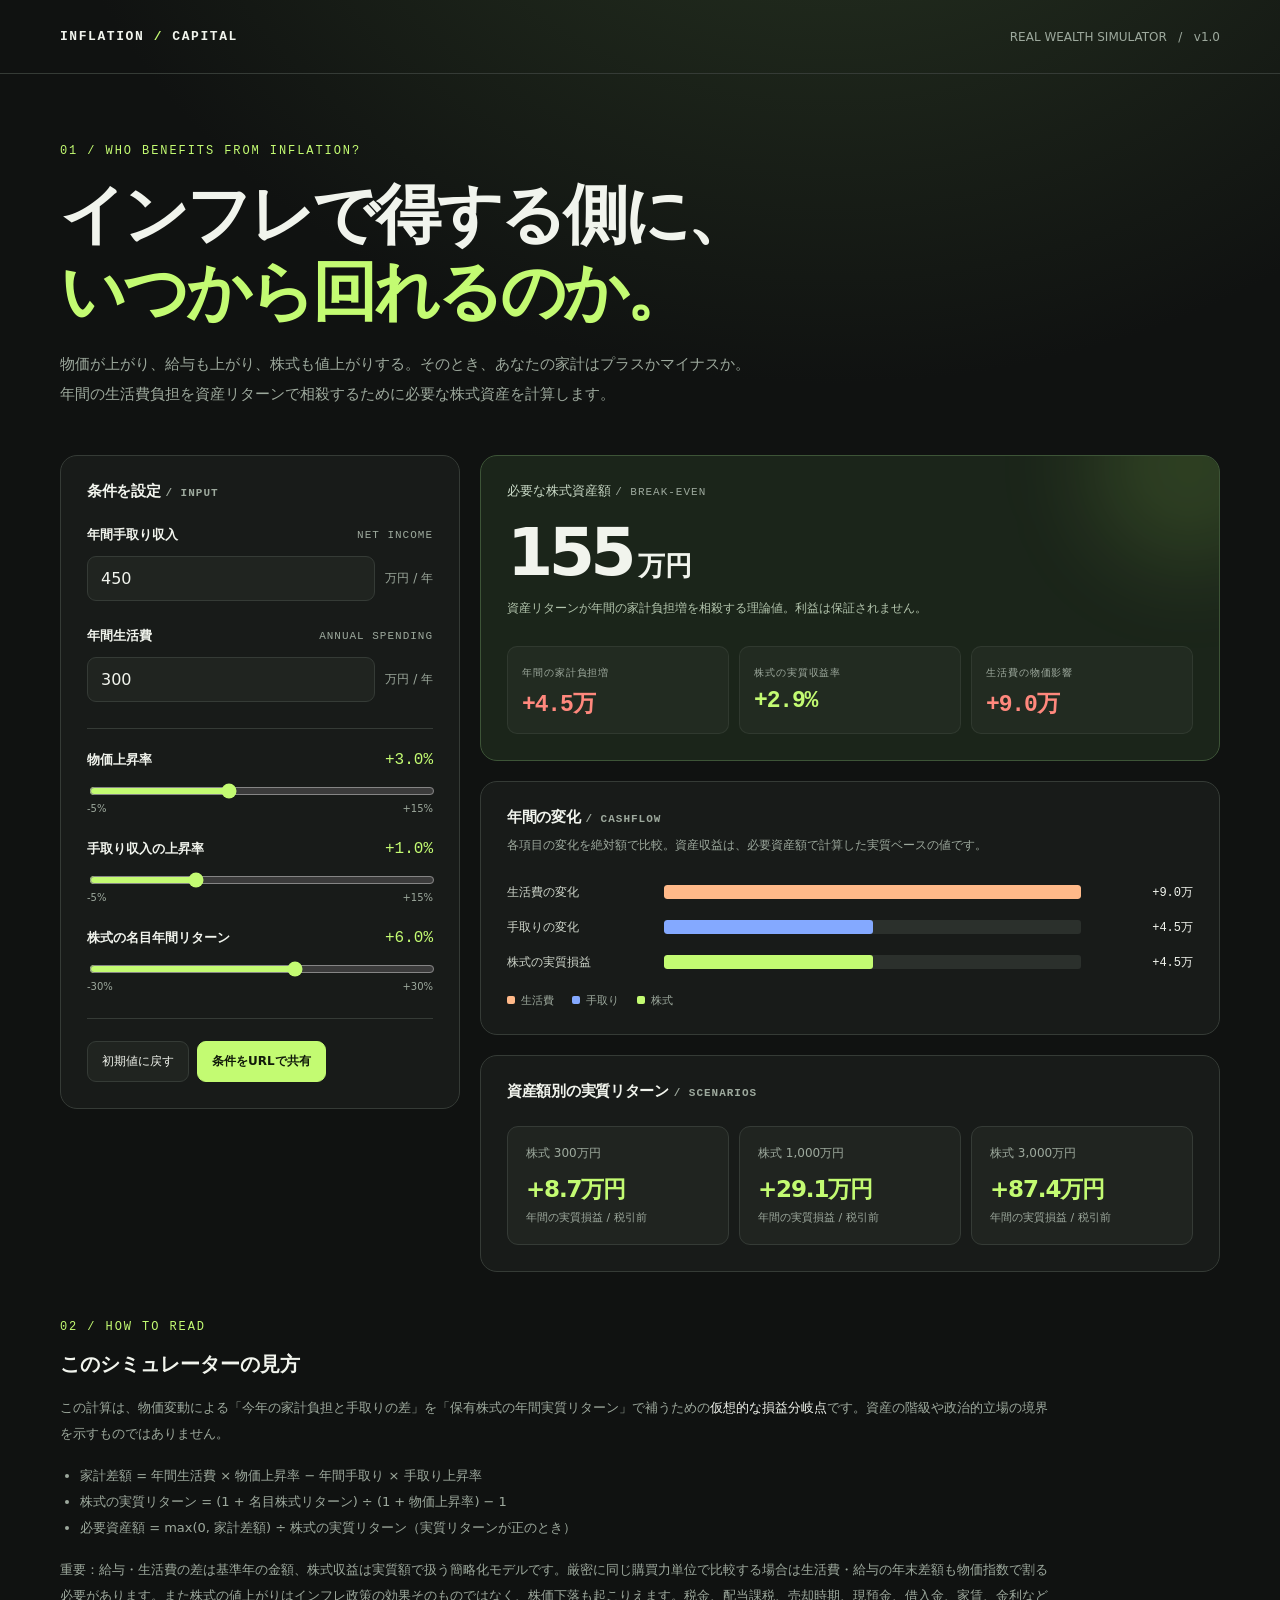
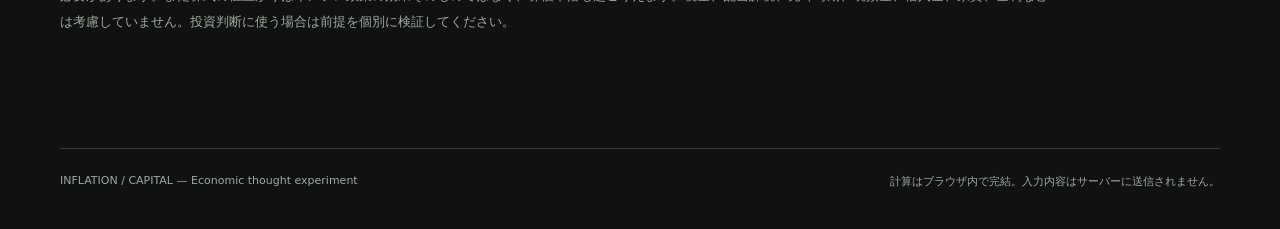
<file: tools/inflation-capital/index.html>
<!doctype html>
<html lang="ja">
<head>
<meta charset="UTF-8"><meta name="viewport" content="width=device-width,initial-scale=1">
<meta name="theme-color" content="#101211">
<meta name="description" content="物価上昇・賃金上昇・投資収益から、インフレ環境での家計と資産の損益分岐点をシミュレーション。">
<title>INFLATION / CAPITAL — 資産とインフレの損益分岐点</title>
<style>
:root{color-scheme:dark;--bg:#101211;--panel:#181b19;--panel2:#202420;--line:#353b36;--muted:#9da99d;--text:#f1f4ed;--lime:#c3fb72;--orange:#ffb989;--red:#ff887d;font-family:Inter,-apple-system,BlinkMacSystemFont,"Noto Sans JP",system-ui,sans-serif}
*{box-sizing:border-box}body{margin:0;background:radial-gradient(ellipse 70% 40% at 65% -15%,#293723 0%,transparent 90%),var(--bg);color:var(--text)}a{color:var(--lime)}button,input{font:inherit}.wrap{width:min(1160px,calc(100% - 40px));margin:auto}header{height:74px;border-bottom:1px solid var(--line);display:flex;align-items:center}.brand{font-family:ui-monospace,SFMono-Regular,monospace;font-size:13px;letter-spacing:.12em;font-weight:800}.brand span{color:var(--lime)}.headright{margin-left:auto;font-size:12px;color:var(--muted)}main{padding:70px 0 100px}.eyebrow{font-family:ui-monospace,monospace;letter-spacing:.16em;text-transform:uppercase;color:var(--lime);font-size:12px}h1{font-size:clamp(35px,5.2vw,65px);line-height:1.19;letter-spacing:-.06em;margin:18px 0;max-width:900px}h1 em{color:var(--lime);font-style:normal}.lead{max-width:700px;color:var(--muted);font-size:15px;line-height:2;margin:0 0 46px}.layout{display:grid;grid-template-columns:minmax(310px,400px) minmax(0,1fr);gap:20px;align-items:start}.panel{background:var(--panel);border:1px solid var(--line);border-radius:17px;padding:26px}.panel h2{font-size:15px;margin:0 0 25px;letter-spacing:-.02em}.tiny{font-size:11px;color:var(--muted);font-family:ui-monospace,monospace;letter-spacing:.09em}.control{margin-bottom:26px}.control-head{display:flex;justify-content:space-between;align-items:center;gap:10px;margin-bottom:12px}.control-head label{font-size:13px;font-weight:600}.value{font-family:ui-monospace,monospace;color:var(--lime);font-size:16px;white-space:nowrap}.inputline{display:flex;align-items:center;gap:10px}.inputline input[type=number]{width:100%;background:var(--panel2);border:1px solid var(--line);border-radius:9px;padding:12px 13px;color:var(--text);outline:none}.inputline input:focus{border-color:var(--lime)}.unit{font-size:12px;color:var(--muted);white-space:nowrap}input[type=range]{width:100%;accent-color:var(--lime);cursor:pointer}.range-ends{display:flex;justify-content:space-between;font-size:10px;color:var(--muted)}.sep{border:0;border-top:1px solid var(--line);margin:22px 0}.actions{display:flex;gap:8px;flex-wrap:wrap}.btn{background:var(--panel2);color:var(--text);border:1px solid var(--line);border-radius:9px;padding:11px 14px;font-size:12px;cursor:pointer}.btn:hover{border-color:var(--lime)}.btn.primary{color:#111a0a;background:var(--lime);border-color:var(--lime);font-weight:750}.right{display:grid;gap:20px}.result{background:#1b251a;border-color:#3d5437;position:relative;overflow:hidden}.result:before{content:"";position:absolute;width:200px;height:200px;background:#b6fd6320;border-radius:100%;filter:blur(45px);top:-90px;right:-70px;pointer-events:none}.result-label{font-size:13px;color:#c8d8c5}.big{font-size:clamp(42px,5.2vw,71px);font-weight:750;letter-spacing:-.07em;margin:18px 0 10px;overflow-wrap:anywhere;line-height:1.05}.big .suffix{font-size:.4em;letter-spacing:0;margin-left:6px}.sub{color:#b3c5ad;font-size:12px;line-height:1.8;margin:0}.metrics{display:grid;grid-template-columns:repeat(3,1fr);gap:10px;margin-top:27px}.metric{padding:14px;background:#ffffff08;border:1px solid #ffffff10;border-radius:10px}.metric strong{display:block;font-size:23px;margin-top:8px;font-family:ui-monospace,monospace;letter-spacing:-.05em}.metric .tiny{font-size:10px}.positive{color:var(--lime)}.negative{color:var(--red)}.neutral{color:var(--orange)}.viz h2{margin-bottom:8px}.viz-desc{margin:0 0 27px;color:var(--muted);font-size:12px;line-height:1.8}.barrow{display:grid;grid-template-columns:145px 1fr 100px;align-items:center;gap:12px;margin:18px 0}.barrow .name{font-size:12px;color:#cdd4c9}.bartrack{height:14px;background:#2b302c;border-radius:3px;position:relative;overflow:hidden}.bar{height:100%;border-radius:3px;min-width:1px;transition:width .2s ease}.bar.cost{background:var(--orange)}.bar.wage{background:#84a9ff}.bar.asset{background:var(--lime)}.amount{text-align:right;font-family:ui-monospace,monospace;font-size:12px}.legend{display:flex;gap:18px;flex-wrap:wrap;margin-top:22px;font-size:11px;color:var(--muted)}.dot{display:inline-block;width:8px;height:8px;border-radius:2px;margin-right:6px}.scenarios{display:grid;grid-template-columns:repeat(3,minmax(0,1fr));gap:10px}.scenario{padding:18px;background:var(--panel2);border:1px solid var(--line);border-radius:11px}.scenario .name{font-size:12px;color:var(--muted)}.scenario strong{font-size:23px;display:block;margin:12px 0 4px;letter-spacing:-.05em}.scenario small{font-size:11px;color:var(--muted);line-height:1.6;display:block}.notes{margin-top:48px;max-width:1000px}.notes h2{font-size:20px}.notes p,.notes li{font-size:13px;line-height:2;color:var(--muted)}.notes ul{padding-left:20px}.footer{display:flex;justify-content:space-between;gap:20px;flex-wrap:wrap;border-top:1px solid var(--line);padding:25px 0 40px;font-size:11px;color:var(--muted)}@media(max-width:850px){main{padding:46px 0 80px}.layout{grid-template-columns:1fr}.metrics{grid-template-columns:repeat(3,minmax(0,1fr))}.barrow{grid-template-columns:110px 1fr 82px}.panel{padding:20px}}@media(max-width:470px){.wrap{width:min(100% - 28px,1160px)}.headright{display:none}.metrics{grid-template-columns:1fr}.metric{display:flex;align-items:center;justify-content:space-between}.metric strong{margin:0;font-size:20px}.scenarios{grid-template-columns:1fr}.barrow{grid-template-columns:92px 1fr 74px;gap:8px}.barrow .name,.amount{font-size:10px}h1{font-size:39px}.panel{padding:18px}}
</style>
</head>
<body>
<header><div class="wrap" style="display:flex;align-items:center;width:min(1160px,calc(100% - 40px))"><div class="brand">INFLATION <span>/</span> CAPITAL</div><div class="headright">REAL WEALTH SIMULATOR &nbsp; / &nbsp; v1.0</div></div></header>
<main class="wrap">
<div class="eyebrow">01 / Who benefits from inflation?</div>
<h1>インフレで得する側に、<br><em>いつから回れるのか。</em></h1>
<p class="lead">物価が上がり、給与も上がり、株式も値上がりする。そのとき、あなたの家計はプラスかマイナスか。年間の生活費負担を資産リターンで相殺するために必要な株式資産を計算します。</p>
<div class="layout">
<section class="panel">
<h2>条件を設定 <span class="tiny"> / INPUT</span></h2>
<div class="control"><div class="control-head"><label for="income">年間手取り収入</label><span class="tiny">NET INCOME</span></div><div class="inputline"><input id="income" type="number" min="0" max="10000000" step="10" value="450"><span class="unit">万円 / 年</span></div></div>
<div class="control"><div class="control-head"><label for="expense">年間生活費</label><span class="tiny">ANNUAL SPENDING</span></div><div class="inputline"><input id="expense" type="number" min="0" max="10000000" step="10" value="300"><span class="unit">万円 / 年</span></div></div>
<hr class="sep">
<div class="control"><div class="control-head"><label for="inflation">物価上昇率</label><span class="value" id="inflationV">3.0%</span></div><input id="inflation" type="range" min="-5" max="15" step=".5" value="3"><div class="range-ends"><span>-5%</span><span>+15%</span></div></div>
<div class="control"><div class="control-head"><label for="wage">手取り収入の上昇率</label><span class="value" id="wageV">1.0%</span></div><input id="wage" type="range" min="-5" max="15" step=".5" value="1"><div class="range-ends"><span>-5%</span><span>+15%</span></div></div>
<div class="control"><div class="control-head"><label for="stock">株式の名目年間リターン</label><span class="value" id="stockV">6.0%</span></div><input id="stock" type="range" min="-30" max="30" step=".5" value="6"><div class="range-ends"><span>-30%</span><span>+30%</span></div></div>
<hr class="sep"><div class="actions"><button id="reset" class="btn">初期値に戻す</button><button id="share" class="btn primary">条件をURLで共有</button></div>
</section>
<div class="right">
<section class="panel result" aria-live="polite"><div class="result-label">必要な株式資産額 <span class="tiny"> / BREAK-EVEN</span></div><div class="big" id="needed">155<span class="suffix">万円</span></div><p class="sub" id="summary">株式の実質的な値上がり益が、家計負担の増加を相殺する資産額。</p>
<div class="metrics"><div class="metric"><span class="tiny">年間の家計負担増</span><strong id="gap">+4.5万</strong></div><div class="metric"><span class="tiny">株式の実質収益率</span><strong id="real">+2.91%</strong></div><div class="metric"><span class="tiny">生活費の物価影響</span><strong id="extra">+9.0万</strong></div></div></section>
<section class="panel viz"><h2>年間の変化 <span class="tiny"> / CASHFLOW</span></h2><p class="viz-desc">各項目の変化を絶対額で比較。資産収益は、必要資産額で計算した実質ベースの値です。</p>
<div class="barrow"><div class="name">生活費の変化</div><div class="bartrack"><div class="bar cost" id="costBar"></div></div><div class="amount" id="costNum"></div></div>
<div class="barrow"><div class="name">手取りの変化</div><div class="bartrack"><div class="bar wage" id="wageBar"></div></div><div class="amount" id="wageNum"></div></div>
<div class="barrow"><div class="name">株式の実質損益</div><div class="bartrack"><div class="bar asset" id="assetBar"></div></div><div class="amount" id="assetNum"></div></div>
<div class="legend"><span><span class="dot" style="background:var(--orange)"></span>生活費</span><span><span class="dot" style="background:#84a9ff"></span>手取り</span><span><span class="dot" style="background:var(--lime)"></span>株式</span></div>
</section>
<section class="panel"><h2>資産額別の実質リターン <span class="tiny"> / SCENARIOS</span></h2><div class="scenarios" id="scenarios"></div></section>
</div></div>
<section class="notes"><div class="eyebrow">02 / How to read</div><h2>このシミュレーターの見方</h2>
<p>この計算は、物価変動による「今年の家計負担と手取りの差」を「保有株式の年間実質リターン」で補うための<span style="color:var(--text)">仮想的な損益分岐点</span>です。資産の階級や政治的立場の境界を示すものではありません。</p>
<ul><li>家計差額 = 年間生活費 × 物価上昇率 − 年間手取り × 手取り上昇率</li><li>株式の実質リターン = (1 + 名目株式リターン) ÷ (1 + 物価上昇率) − 1</li><li>必要資産額 = max(0, 家計差額) ÷ 株式の実質リターン（実質リターンが正のとき）</li></ul>
<p>重要：給与・生活費の差は基準年の金額、株式収益は実質額で扱う簡略化モデルです。厳密に同じ購買力単位で比較する場合は生活費・給与の年末差額も物価指数で割る必要があります。また株式の値上がりはインフレ政策の効果そのものではなく、株価下落も起こりえます。税金、配当課税、売却時期、現預金、借入金、家賃、金利などは考慮していません。投資判断に使う場合は前提を個別に検証してください。</p>
</section>
</main>
<footer class="wrap footer"><span>INFLATION / CAPITAL — Economic thought experiment</span><span>計算はブラウザ内で完結。入力内容はサーバーに送信されません。</span></footer>
<script>
(function(){
'use strict';
const ids=['income','expense','inflation','wage','stock'];
const defaults={income:450,expense:300,inflation:3,wage:1,stock:6};
const $=id=>document.getElementById(id);
const fmt=(n,d=1)=>Number(n).toLocaleString('ja-JP',{minimumFractionDigits:d,maximumFractionDigits:d});
const sign=n=>(n>0?'+':'')+fmt(n);
const safe=(n,fallback)=>Number.isFinite(n)?Math.max(-10000000,Math.min(10000000,n)):fallback;
function params(){return Object.fromEntries(ids.map(k=>[k,safe(parseFloat($(k).value),defaults[k])]))}
function render(){
 const p=params();const expenseChange=p.expense*p.inflation/100;
 const incomeChange=p.income*p.wage/100;
 const gap=expenseChange-incomeChange;
 const real=(1+p.stock/100)/(1+p.inflation/100)-1;
 const required=gap<=0?0:real>0?gap/real:null;
 const positive=gap>0;
 $('needed').innerHTML=required===null?'相殺不可':fmt(required,0)+'<span class="suffix">万円</span>';
 $('summary').textContent=!positive?'物価と賃金の条件だけで、年間家計差額は悪化しない想定です。':required===null?'株式の実質リターンが0%以下のため、資産を増やしてもこの仮定では補えません。':'資産リターンが年間の家計負担増を相殺する理論値。利益は保証されません。';
 $('gap').textContent=sign(gap)+'万';$('gap').className=gap>0?'negative':'positive';
 $('real').textContent=sign(real*100)+'%';$('real').className=real>=0?'positive':'negative';
 $('extra').textContent=sign(expenseChange)+'万';$('extra').className=expenseChange>0?'negative':'positive';
 ['inflation','wage','stock'].forEach(k=>$(k+'V').textContent=sign(p[k])+'%');
 const assetReturn=required===null?0:required*real;
 const amounts=[expenseChange,incomeChange,assetReturn];
 const max=Math.max(1,...amounts.map(x=>Math.abs(x)));
 ['cost','wage','asset'].forEach((k,i)=>{$(k+'Bar').style.width=(Math.abs(amounts[i])/max*100)+'%';$(k+'Num').textContent=sign(amounts[i])+'万';});
 const levels=[300,1000,3000];
 $('scenarios').replaceChildren(...levels.map(v=>{const box=document.createElement('div');box.className='scenario';const name=document.createElement('div');name.className='name';name.textContent='株式 '+fmt(v,0)+'万円';const value=document.createElement('strong');value.textContent=sign(v*real)+'万円';value.className=v*real>=0?'positive':'negative';const note=document.createElement('small');note.textContent='年間の実質損益 / 税引前';box.append(name,value,note);return box;}));
}
ids.forEach(k=>$(k).addEventListener('input',render));
$('reset').addEventListener('click',()=>{ids.forEach(k=>$(k).value=defaults[k]);history.replaceState(null,'',location.pathname);render();});
$('share').addEventListener('click',async()=>{const url=new URL(location.href);const p=params();ids.forEach(k=>url.searchParams.set(k,String(p[k])));try{await navigator.clipboard.writeText(url.href);$('share').textContent='URLをコピーしました';}catch(e){window.prompt('共有用URL',url.href);$('share').textContent='URLを表示しました';}setTimeout(()=>$('share').textContent='条件をURLで共有',2200);});
const search=new URLSearchParams(location.search);ids.forEach(k=>{if(search.has(k)){const n=Number(search.get(k));const el=$(k);if(Number.isFinite(n)&&n>=Number(el.min||-10000000)&&n<=Number(el.max||10000000))el.value=n;}});
render();
})();
</script>
</body>
</html>
</file>
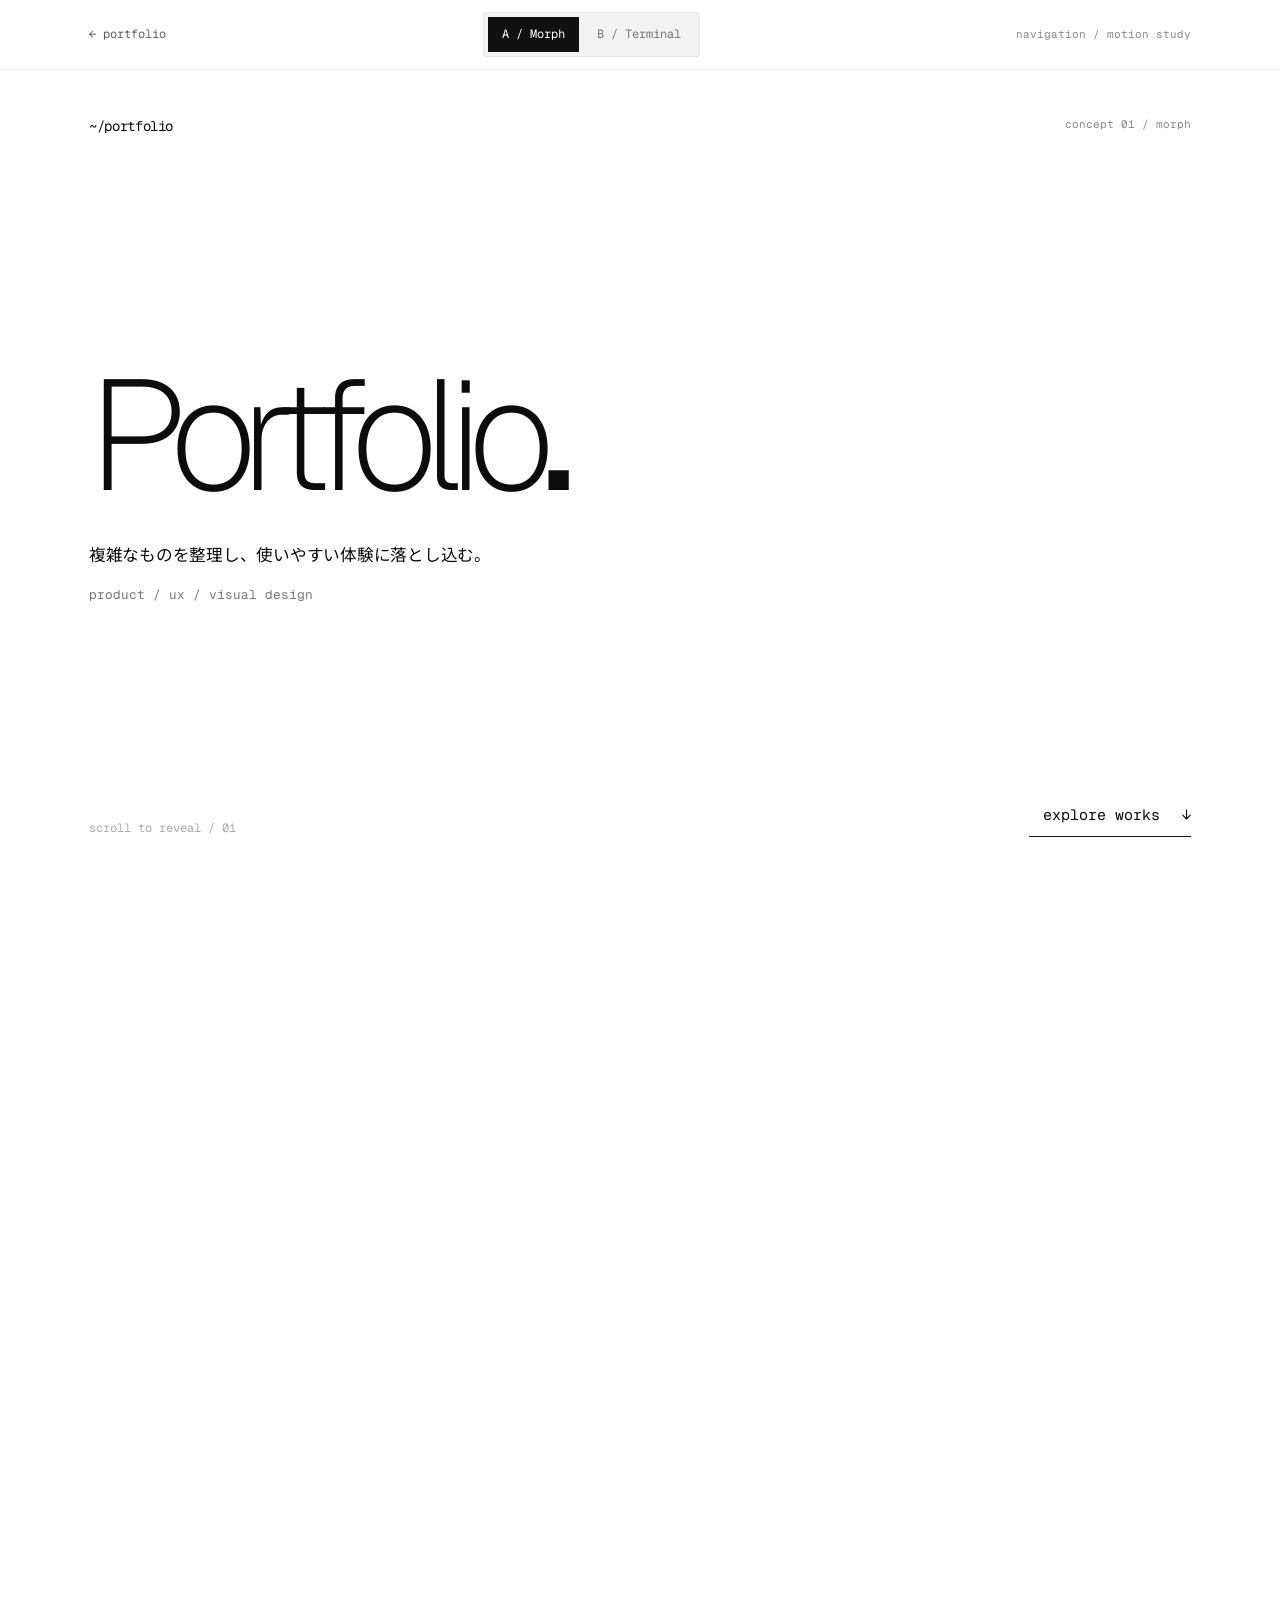
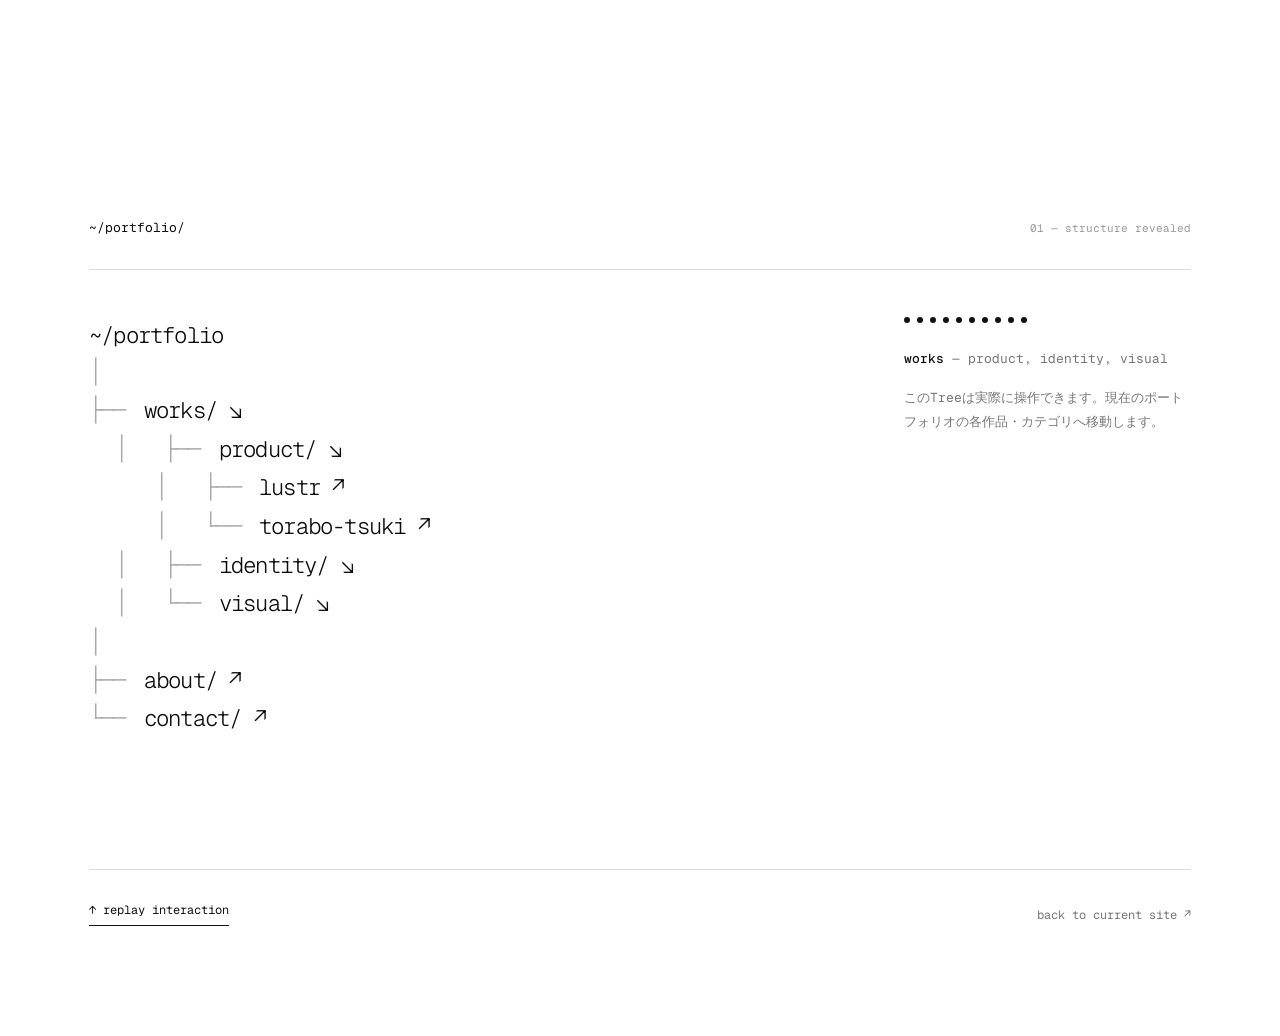
<file: preview/entry-motion.html>
<!doctype html>
<html lang="ja">
<head>
<meta charset="utf-8">
<meta name="viewport" content="width=device-width,initial-scale=1,viewport-fit=cover">
<meta name="theme-color" content="#fff">
<meta name="description" content="Portfolio navigation study: morph and terminal motion concepts.">
<title>Entry Motion Study — Portfolio</title>
<link rel="preconnect" href="https://fonts.googleapis.com">
<link rel="preconnect" href="https://fonts.gstatic.com" crossorigin>
<link href="https://fonts.googleapis.com/css2?family=Geist:wght@200;300;400;500;600&family=Geist+Mono:wght@200;300;400;500&family=Noto+Sans+JP:wght@400;500&display=swap" rel="stylesheet">
<script>
document.documentElement.dataset.mode=new URLSearchParams(location.search).get('mode')==='b'?'b':'a';
</script>
<style>
:root{
 --ink:#0c0c0c;--line:#ddd;--muted:#777;--paper:#fff;
 --mono:'Geist Mono',ui-monospace,SFMono-Regular,monospace;
 --sans:'Geist','Noto Sans JP',sans-serif;
 --gutter:clamp(24px,6.95vw,100px);
 --hero-opacity:1;--hero-y:0px;--hero-scale:1;
 --a-opacity:0;--a-y:48px;--a-scale:.96;
 --b-opacity:0;--b-y:32px;
}
*{box-sizing:border-box}
html{scroll-behavior:smooth;scroll-padding-top:90px}
body{margin:0;background:var(--paper);color:var(--ink);font-family:var(--sans);-webkit-font-smoothing:antialiased}
a{color:inherit;text-decoration:none}
button{font:inherit;color:inherit;cursor:pointer}
a:focus-visible,button:focus-visible{outline:2px solid #111;outline-offset:5px}
.lab-nav{position:fixed;top:0;left:0;right:0;z-index:30;min-height:65px;padding:12px var(--gutter);display:flex;align-items:center;justify-content:space-between;gap:12px;border-bottom:1px solid rgba(0,0,0,.08);background:rgba(255,255,255,.92);-webkit-backdrop-filter:blur(16px);backdrop-filter:blur(16px);font:400 12px/1.4 var(--mono)}
.lab-back{white-space:nowrap;opacity:.65;transition:opacity .2s}.lab-back:hover{opacity:1}
.lab-switch{display:flex;gap:4px;padding:4px;background:#f2f2f2;border:1px solid #e8e8e8;border-radius:3px}
.lab-switch a{padding:9px 14px;color:#777;white-space:nowrap;transition:background .2s,color .2s}
.lab-switch a[aria-current="page"]{background:#111;color:#fff}
.lab-switch a:hover:not([aria-current]){color:#111}
.lab-meta{font-size:11px;color:#898989;white-space:nowrap}
.story{height:190svh;min-height:1100px;position:relative}
.story-sticky{position:sticky;top:0;height:100svh;min-height:500px;overflow:hidden}
.stage-inner{height:100%;max-width:1440px;margin:auto;padding:clamp(96px,12vh,138px) var(--gutter) 35px;position:relative}
.small-path{font:400 14px/1.4 var(--mono);letter-spacing:-.025em}
.stage-top{position:absolute;top:clamp(103px,13vh,140px);left:var(--gutter);right:var(--gutter);display:flex;justify-content:space-between;gap:25px}
.stage-counter{font:400 11px/1.4 var(--mono);color:#888}
.hero{position:absolute;left:var(--gutter);right:var(--gutter);top:40%;transform:translate3d(0,var(--hero-y),0) scale(var(--hero-scale));transform-origin:0 50%;opacity:var(--hero-opacity);pointer-events:auto}
.hero-title{font:200 clamp(76px,12.2vw,178px)/.96 var(--sans);letter-spacing:-.085em;margin:0}
.hero-title .period{font-weight:500}
.hero-lead{margin:30px 0 14px;font:400 clamp(14px,1.3vw,18px)/1.85 var(--sans);letter-spacing:-.015em}
.hero-role{font:400 clamp(12px,1vw,15px)/1.5 var(--mono);color:var(--muted);margin:0}
.stage-footer{position:absolute;bottom:clamp(36px,7vh,82px);left:var(--gutter);right:var(--gutter);display:flex;justify-content:space-between;gap:18px;align-items:end}
.footer-hint{font:400 12px/1.5 var(--mono);color:#aaa}
.explore{border:0;padding:12px 0 12px 14px;background:transparent;border-bottom:1px solid #111;font:400 15px/1.3 var(--mono);display:flex;gap:22px;align-items:center;white-space:nowrap}
.explore span{transition:transform .2s}.explore:hover span{transform:translateY(4px)}
.explore:active{opacity:.65}
.a-stage,.b-stage{position:absolute;inset:0;pointer-events:none}
.a-stage{opacity:var(--a-opacity);transform:translate3d(0,var(--a-y),0) scale(var(--a-scale));transform-origin:20% 40%}
.b-stage{opacity:var(--b-opacity);transform:translate3d(0,var(--b-y),0)}
.mode-a-only{display:none}.mode-b-only{display:none}
html[data-mode=a] .mode-a-only{display:block}
html[data-mode=b] .mode-b-only{display:block}
.a-stage .mini-path{position:absolute;left:var(--gutter);top:30%;font:400 clamp(21px,2.1vw,33px)/1.2 var(--mono);letter-spacing:-.04em}
.a-stage .mini-path .prompt{color:#bbb}
.ghost-tree{position:absolute;top:calc(30% + 80px);left:var(--gutter);display:flex;flex-direction:column;gap:11px;font:300 clamp(16px,1.6vw,23px)/1.3 var(--mono);white-space:nowrap;letter-spacing:-.025em}
.ghost-line{opacity:0;transform:translateY(12px)}
.ghost-muted{color:#999}
.ghost-indent{padding-left:2.8ch}
.ghost-deep{padding-left:5.6ch}
.terminal{position:absolute;left:var(--gutter);right:var(--gutter);top:28%;font:300 clamp(16px,1.85vw,27px)/1.6 var(--mono);letter-spacing:-.03em}
.term-prompt{white-space:nowrap;color:#111}
.term-prompt .command-lead{color:#999}
.cursor{display:inline-block;margin-left:0;animation:blink .85s step-end infinite}
#typed-command{white-space:pre}
.term-prompt.is-typing .cursor{animation:none;opacity:1}
.term-prompt.command-entered .cursor{visibility:hidden}
.term-line{transition:opacity .18s ease-out,transform .18s ease-out}
.term-return{display:block;margin-top:14px;opacity:0;transform:translateY(6px);transition:opacity .18s ease-out,transform .18s ease-out}
.term-return.visible{opacity:1;transform:translateY(0)}
.term-return .cursor{margin-left:0}
.term-lines{margin-top:24px;display:flex;flex-direction:column;gap:4px;white-space:nowrap}
.term-line{opacity:0;transform:translateY(6px)}
.term-muted{color:#999}
@keyframes blink{0%,49%{opacity:1}50%,100%{opacity:0}}
.scroll-track{position:absolute;bottom:0;left:0;width:100%;height:2px;background:transparent}
.scroll-fill{height:100%;background:#111;transform-origin:left;transform:scaleX(0)}
.directory{position:relative;background:#fff;min-height:100svh;padding:clamp(95px,12vh,154px) var(--gutter) 110px;max-width:1440px;margin:auto;scroll-margin-top:65px}
.directory-top{display:flex;justify-content:space-between;gap:30px;align-items:baseline;padding-bottom:30px;border-bottom:1px solid var(--line)}
.directory-label{font:400 13px/1.6 var(--mono)}
.directory-sub{font:400 11px/1.6 var(--mono);color:#999}
.directory-grid{display:grid;grid-template-columns:minmax(0,1fr) minmax(230px,.38fr);gap:60px;padding-top:47px}
.tree{font:300 clamp(16px,1.75vw,23px)/1.68 var(--mono);letter-spacing:-.035em}
.tree-row{display:flex;gap:6px;align-items:baseline;min-height:1.6em}
.tree-branch{color:#aaa;white-space:pre}
.tree-indent-1{padding-left:2ch}
.tree-indent-2{padding-left:5.1ch}
.tree-indent-3{padding-left:8.3ch}
.tree-name{display:inline-block;overflow-wrap:anywhere}
.tree a{border-bottom:1px solid transparent;transition:background .15s,color .15s}
.tree a:hover{background:#111;color:#fff}
.tree .unavailable{color:#a8a8a8}
.directory-details{font:400 13px/1.85 var(--mono);color:#777;margin-top:0;max-width:300px}
.directory-details strong{font-weight:500;color:#111}
.directory-details .dot-line{display:flex;gap:7px;margin-bottom:24px}
.directory-details .dot-line i{width:6px;height:6px;border-radius:50%;background:#111}
.directory-details p{margin:0 0 15px}
.directory-bottom{display:flex;justify-content:space-between;gap:20px;align-items:end;margin-top:130px;padding-top:26px;border-top:1px solid var(--line);font:400 12px/1.6 var(--mono);color:#777}
.replay{background:none;border:0;border-bottom:1px solid currentColor;padding:6px 0;font:400 12px/1.4 var(--mono);color:#111}
body.entered .explore{pointer-events:none}
@media(max-width:900px){
.lab-meta{display:none}
.directory-grid{grid-template-columns:1fr;gap:40px}
.directory-details{order:-1;max-width:100%}
.directory-details p{display:none}
.directory-details .dot-line{margin-bottom:0}
}
@media(max-width:560px){
.lab-nav{padding:8px 18px 8px 22px;min-height:62px;font-size:10px}
.lab-switch a{padding:10px 9px;font-size:11px}
.stage-inner{padding-left:23px;padding-right:23px}
.stage-top,.stage-footer{left:23px;right:23px}
.stage-counter{font-size:9px}
.hero{left:23px;right:23px;top:36%}
.hero-title{font-size:clamp(65px,15.8vw,93px)}
.hero-lead{font-size:13px;max-width:300px;line-height:1.8;margin-top:22px}
.hero-role{font-size:10px}
.footer-hint{font-size:10px}
.explore{font-size:12px;gap:13px}
.a-stage .mini-path{left:23px;top:29%;font-size:22px}
.ghost-tree{left:23px;top:calc(29% + 70px);font-size:16px;gap:10px}
.ghost-indent{padding-left:1.8ch}
.ghost-deep{padding-left:3.5ch}
.terminal{left:23px;right:23px;top:27%;font-size:clamp(15px,4vw,20px)}
.term-lines{margin-top:22px}
.directory{padding:100px 23px 80px}
.directory-top{flex-direction:column;gap:4px}
.directory-grid{padding-top:34px}
.tree{font-size:clamp(13px,3.45vw,17px);letter-spacing:-.065em;line-height:1.75}
.tree-indent-1{padding-left:1ch}
.tree-indent-2{padding-left:2ch}
.tree-indent-3{padding-left:3ch}
.directory-bottom{margin-top:75px}
}
@media(prefers-reduced-motion:reduce){
html{scroll-behavior:auto}
*,*:before,*:after{animation:none!important;transition:none!important}
.story{height:100svh;min-height:540px}
.a-stage,.b-stage{display:none!important}
.hero{opacity:1!important;transform:none!important}
.directory{scroll-margin-top:65px}
}
</style>
</head>
<body>
<header class="lab-nav" aria-label="モーション比較">
  <a class="lab-back" href="../index.html">← portfolio</a>
  <nav class="lab-switch" aria-label="演出を切り替える">
    <a href="?mode=a" data-switch="a">A / Morph</a>
    <a href="?mode=b" data-switch="b">B / Terminal</a>
  </nav>
  <span class="lab-meta">navigation / motion study</span>
</header>

<section class="story" id="entry" aria-label="トップページから作品一覧への演出">
  <div class="story-sticky">
    <div class="stage-inner">
      <div class="stage-top">
        <span class="small-path">~/portfolio</span>
        <span class="stage-counter mode-a-only">concept 01 / morph</span>
        <span class="stage-counter mode-b-only">concept 02 / terminal</span>
      </div>
      <div class="hero">
        <h1 class="hero-title">Portfolio<span class="period">.</span></h1>
        <p class="hero-lead">複雑なものを整理し、使いやすい体験に落とし込む。</p>
        <p class="hero-role">product / ux / visual design</p>
      </div>
      <div class="a-stage mode-a-only" aria-hidden="true">
        <div class="mini-path"><span class="prompt">› </span>~/portfolio</div>
        <div class="ghost-tree">
          <div class="ghost-line"><span class="ghost-muted">│</span></div>
          <div class="ghost-line"><span class="ghost-muted">├── </span>works/</div>
          <div class="ghost-line ghost-indent"><span class="ghost-muted">├── </span>product/</div>
          <div class="ghost-line ghost-indent"><span class="ghost-muted">├── </span>identity/</div>
          <div class="ghost-line ghost-indent"><span class="ghost-muted">└── </span>visual/</div>
          <div class="ghost-line"><span class="ghost-muted">├── </span>about/</div>
          <div class="ghost-line"><span class="ghost-muted">└── </span>contact/</div>
        </div>
      </div>
      <div class="b-stage mode-b-only" aria-hidden="true">
        <div class="terminal">
          <div class="term-prompt"><span class="command-lead">› </span><span id="typed-command"></span><span class="cursor">_</span></div>
          <div class="term-lines">
            <div class="term-line">~/portfolio</div>
            <div class="term-line"><span class="term-muted">│</span></div>
            <div class="term-line"><span class="term-muted">├── </span>works/</div>
            <div class="term-line"><span class="term-muted">│   ├── </span>product/</div>
            <div class="term-line"><span class="term-muted">│   ├── </span>identity/</div>
            <div class="term-line"><span class="term-muted">│   └── </span>visual/</div>
            <div class="term-line"><span class="term-muted">├── </span>about/</div>
            <div class="term-line"><span class="term-muted">└── </span>contact/</div>
          </div>
          <div class="term-return" aria-hidden="true"><span class="command-lead">› </span><span class="cursor">_</span></div>
        </div>
      </div>
      <div class="stage-footer">
        <div class="footer-hint mode-a-only">scroll to reveal / 01</div>
        <div class="footer-hint mode-b-only">scroll to execute / 02</div>
        <button class="explore" data-enter type="button">explore works <span aria-hidden="true">↓</span></button>
      </div>
    </div>
    <div class="scroll-track" aria-hidden="true"><div class="scroll-fill" id="scroll-fill"></div></div>
  </div>
</section>

<main id="directory" class="directory">
  <div class="directory-top">
    <span class="directory-label">~/portfolio/</span>
    <span class="directory-sub mode-a-only">01 — structure revealed</span>
    <span class="directory-sub mode-b-only">02 — command executed</span>
  </div>
  <div class="directory-grid">
    <nav class="tree" aria-label="作品ディレクトリ">
      <div class="tree-row"><span class="tree-name">~/portfolio</span></div>
      <div class="tree-row"><span class="tree-branch">│</span></div>
      <div class="tree-row"><span class="tree-branch">├── </span><a class="tree-name" href="../index.html#product">works/ ↘</a></div>
      <div class="tree-row tree-indent-1"><span class="tree-branch">│   ├── </span><a class="tree-name" href="../index.html#product">product/ ↘</a></div>
      <div class="tree-row tree-indent-2"><span class="tree-branch">│   ├── </span><a class="tree-name" href="../works/product/lustr.html">lustr ↗</a></div>
      <div class="tree-row tree-indent-2"><span class="tree-branch">│   └── </span><a class="tree-name" href="../works/product/torabo-tsuki-keymapper.html">torabo-tsuki ↗</a></div>
      <div class="tree-row tree-indent-1"><span class="tree-branch">│   ├── </span><a class="tree-name" href="../index.html#identity">identity/ ↘</a></div>
      <div class="tree-row tree-indent-1"><span class="tree-branch">│   └── </span><a class="tree-name" href="../index.html#visual">visual/ ↘</a></div>
      <div class="tree-row"><span class="tree-branch">│</span></div>
      <div class="tree-row"><span class="tree-branch">├── </span><a class="tree-name" href="../index.html#about">about/ ↗</a></div>
      <div class="tree-row"><span class="tree-branch">└── </span><a class="tree-name" href="../index.html#contact">contact/ ↗</a></div>
    </nav>
    <aside class="directory-details">
      <div class="dot-line" aria-hidden="true"><i></i><i></i><i></i><i></i><i></i><i></i><i></i><i></i><i></i><i></i></div>
      <p><strong>works</strong> — product, identity, visual</p>
      <p>このTreeは実際に操作できます。現在のポートフォリオの各作品・カテゴリへ移動します。</p>
    </aside>
  </div>
  <div class="directory-bottom">
    <button type="button" class="replay" id="replay">↑ replay interaction</button>
    <a href="../index.html">back to current site ↗</a>
  </div>
</main>

<script>
(function(){
  'use strict';
  const root=document.documentElement;
  const mode=root.dataset.mode;
  document.querySelectorAll('[data-switch]').forEach(a=>{
    if(a.dataset.switch===mode)a.setAttribute('aria-current','page');
  });
  const stage=document.querySelector('.story');
  const directory=document.querySelector('#directory');
  const hero=document.querySelector('.hero');
  const btn=document.querySelector('[data-enter]');
  const ghost=[...document.querySelectorAll('.ghost-line')];
  const term=[...document.querySelectorAll('.term-line')];
  const typed=document.querySelector('#typed-command');
  const prompt=document.querySelector('.term-prompt');
  const returned=document.querySelector('.term-return');
  const fill=document.querySelector('#scroll-fill');
  const command='tree ~/portfolio';
  const reduce=window.matchMedia('(prefers-reduced-motion: reduce)');
  let ticking=false;
  let terminalState='idle',nextTimer=null,typedCount=0,replaying=false;
  const charDelay=[76,71,84,67,73,120,82,69,80,74,86,73,70,89,75,78];
  function resetTerminal(){
    if(nextTimer!==null)clearTimeout(nextTimer);
    nextTimer=null;
    terminalState='idle';
    typedCount=0;
    typed.textContent='';
    prompt.classList.remove('is-typing','command-entered');
    returned.classList.remove('visible');
    term.forEach(el=>{
      el.style.opacity='0';
      el.style.transform='translateY(6px)';
    });
  }
  function printOutput(i){
    if(i>=term.length){
      terminalState='done';
      returned.classList.add('visible');
      return;
    }
    term[i].style.opacity='1';
    term[i].style.transform='translateY(0)';
    nextTimer=setTimeout(()=>printOutput(i+1),i===0?155:95);
  }
  function typeNext(){
    if(terminalState!=='typing')return;
    // Append exactly one character per keystroke; the inline caret
    // is the next sibling, so it advances with the text automatically.
    typed.textContent+=command.charAt(typedCount++);
    if(typedCount<command.length){
      nextTimer=setTimeout(typeNext,charDelay[typedCount%charDelay.length]);
    }else{
      nextTimer=setTimeout(()=>{
        prompt.classList.remove('is-typing');
        prompt.classList.add('command-entered');
        terminalState='printing';
        printOutput(0);
      },230);
    }
  }
  function startTerminal(){
    if(terminalState!=='idle'||replaying)return;
    terminalState='typing';
    prompt.classList.add('is-typing');
    nextTimer=setTimeout(typeNext,170);
  }
  const clamp=(v,min=0,max=1)=>Math.min(max,Math.max(min,v));
  const ease=t=>t*t*(3-2*t);
  function draw(){
    ticking=false;
    if(reduce.matches){
      hero.style.opacity='1';
      return;
    }
    const max=Math.max(1,stage.offsetHeight-window.innerHeight);
    const p=clamp(-stage.getBoundingClientRect().top/max);
    // Same hero in both studies; only the transition differs.
    const h=ease(clamp((p-.07)/.42));
    root.style.setProperty('--hero-opacity',String(1-h));
    root.style.setProperty('--hero-y',Math.round(-125*h)+'px');
    root.style.setProperty('--hero-scale',String(1-.2*h));
    btn.style.opacity=String(1-ease(clamp((p-.08)/.2)));
    btn.style.pointerEvents=p>.36?'none':'auto';
    fill.style.transform='scaleX('+p+')';

    if(mode==='a'){
      const q=ease(clamp((p-.24)/.37));
      root.style.setProperty('--a-opacity',String(q));
      root.style.setProperty('--a-y',Math.round(48*(1-q))+'px');
      root.style.setProperty('--a-scale',String(.96+.04*q));
      ghost.forEach((el,i)=>{
        const r=ease(clamp((p-.36-i*.045)/.11));
        el.style.opacity=String(r);
        el.style.transform='translateY('+Math.round(12*(1-r))+'px)';
      });
    }else{
      const q=ease(clamp((p-.18)/.2));
      root.style.setProperty('--b-opacity',String(q));
      root.style.setProperty('--b-y',Math.round(32*(1-q))+'px');
      if(p<=.025&&replaying)replaying=false;
      if(p>=.29&&!replaying)startTerminal();
    }
  }
  function tick(){if(!ticking){ticking=true;requestAnimationFrame(draw)}}
  window.addEventListener('scroll',tick,{passive:true});
  window.addEventListener('resize',tick,{passive:true});
  reduce.addEventListener?.('change',tick);
  btn.addEventListener('click',()=>{
    if(mode==='b'&&!reduce.matches){
      // Stop within the command stage, not below it, so the animation
      // can actually be seen when the user taps the button.
      const range=Math.max(0,stage.offsetHeight-window.innerHeight);
      const top=stage.getBoundingClientRect().top+window.scrollY+range*.43;
      window.scrollTo({top,behavior:'smooth'});
    }else{
      directory.scrollIntoView({behavior:reduce.matches?'auto':'smooth',block:'start'});
    }
  });
  document.querySelector('#replay').addEventListener('click',()=>{
    if(mode==='b'){
      replaying=true;
      resetTerminal();
    }
    window.scrollTo({top:0,behavior:reduce.matches?'auto':'smooth'});
  });
  draw();
})();
</script>
</body>
</html>
</file>
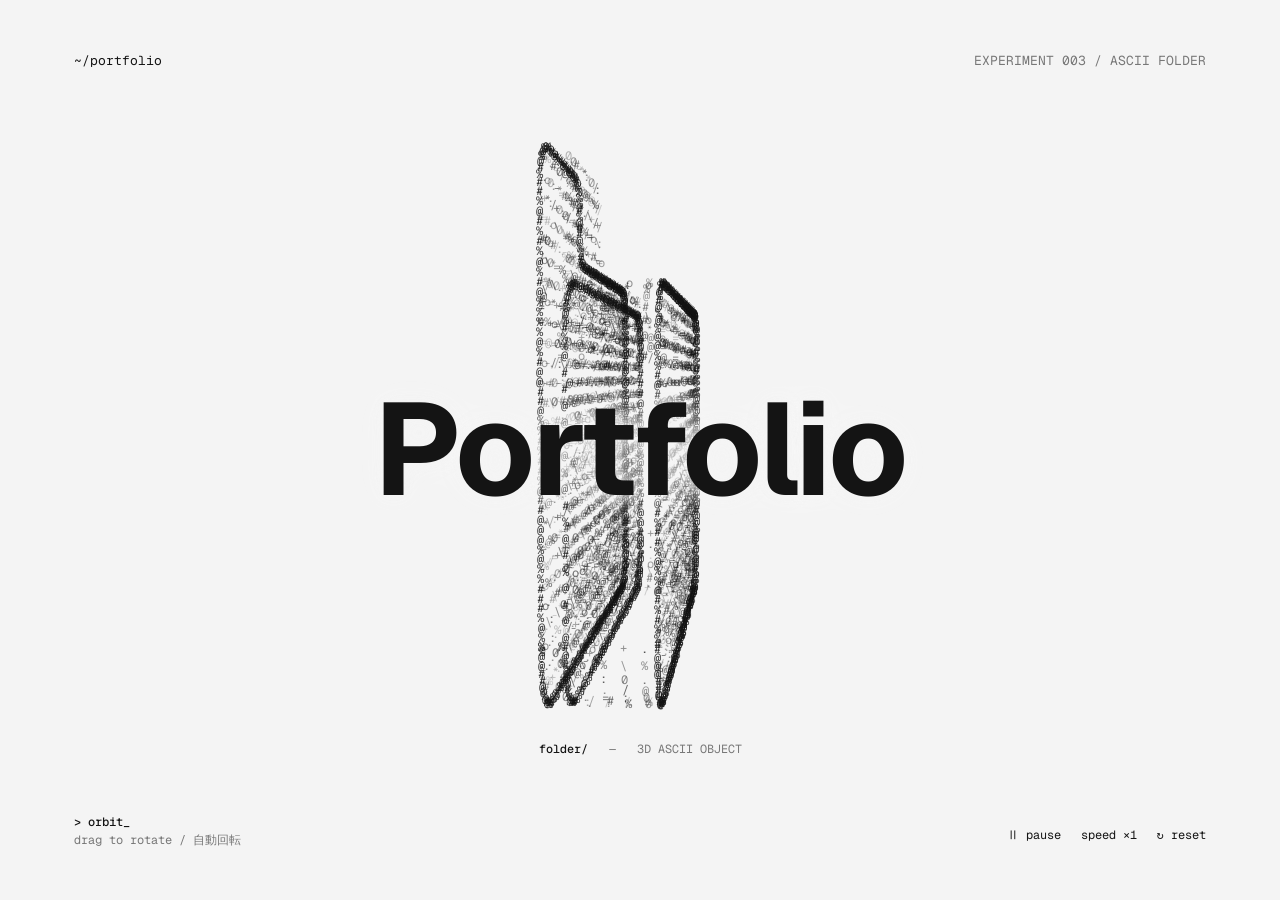
<file: preview/rotating-folder.html>
<!doctype html>
<html lang="ja">
<head>
<meta charset="utf-8">
<meta name="viewport" content="width=device-width,initial-scale=1">
<meta name="theme-color" content="#f4f4f4">
<meta name="description" content="Rotating three-dimensional ASCII folder — interactive motion study.">
<title>ASCII Folder / Motion Study — Portfolio</title>
<style>
@import url('https://fonts.googleapis.com/css2?family=Geist:wght@400;500;600;700&family=Geist+Mono:wght@300;400;500;600&family=Noto+Sans+JP:wght@400;500&display=swap');
:root{--paper:#f4f4f4;--ink:#141414;--grey:#777;--mono:'Geist Mono',monospace;--sans:'Geist','Noto Sans JP',sans-serif}
*{box-sizing:border-box}html,body{width:100%;min-height:100%;margin:0}html{scrollbar-width:none}html::-webkit-scrollbar{display:none}
body{background:var(--paper);color:var(--ink);font:400 14px/1.6 var(--sans);-webkit-font-smoothing:antialiased}
a{color:inherit;text-decoration:none}a:hover{text-decoration:underline;text-underline-offset:4px}
a:focus-visible,button:focus-visible{outline:2px solid var(--ink);outline-offset:5px}
button{font:inherit;border:0;background:transparent;color:inherit;cursor:pointer}
.stage{position:relative;width:100%;height:100svh;min-height:520px;overflow:hidden;isolation:isolate}
.top{position:absolute;top:clamp(22px,4vw,54px);left:clamp(22px,5.8vw,90px);right:clamp(22px,5.8vw,90px);z-index:3;display:flex;justify-content:space-between;align-items:start;gap:22px;font:400 13px/1.5 var(--mono)}
.top .dim{color:var(--grey);text-align:right}
.art{position:absolute;inset:0;display:block;width:100%;height:100%;touch-action:pan-y;cursor:grab}
.art:active{cursor:grabbing}
.hero-wordmark{position:absolute;left:50%;top:50%;transform:translate3d(-50%,-50%,0);z-index:2;margin:0;pointer-events:none;white-space:nowrap;text-align:center;color:var(--ink);font-family:'Geist',var(--sans);font-weight:700;font-size:clamp(50px,10.2vw,168px);line-height:1.05;letter-spacing:-.025em;font-synthesis:none;text-shadow:0 0 15px var(--paper),0 0 32px var(--paper)}
.center-label{position:absolute;left:50%;top:calc(50% + min(28vw,290px));transform:translateX(-50%);z-index:2;pointer-events:none;white-space:nowrap;text-align:center;font:400 clamp(10px,.92vw,13px)/1.5 var(--mono);color:#777}
.center-label strong{font-weight:500;color:var(--ink)}
.bottom{position:absolute;bottom:clamp(22px,4vw,54px);left:clamp(22px,5.8vw,90px);right:clamp(22px,5.8vw,90px);z-index:3;display:flex;align-items:end;justify-content:space-between;gap:22px;font:400 12px/1.5 var(--mono)}
.bottom .note{color:#777}
.bottom .note strong{font-weight:500;color:var(--ink)}
.controls{display:flex;align-items:center;gap:20px;flex-wrap:wrap;justify-content:flex-end}
.controls button{padding:5px 0;white-space:nowrap}
.controls button:hover{text-decoration:underline;text-underline-offset:5px}
.controls button[aria-pressed=true]{font-weight:600}
.corner{position:absolute;left:50%;top:50%;width:1px;height:1px;pointer-events:none;opacity:0}
@media(max-width:600px){
 .top{font-size:11px}
 .top .dim{font-size:10px}
 .bottom{font-size:10px;align-items:end}
 .controls{gap:10px}
 .hero-wordmark{font-size:clamp(48px,13.2vw,78px);text-shadow:0 0 9px var(--paper),0 0 19px var(--paper)}
 .center-label{top:calc(50% + min(42vw,200px));font-size:10px}
}
@media(prefers-reduced-motion:reduce){.art{cursor:default}}
</style>
</head>
<body>
<main class="stage" aria-label="Geist Monoの文字で構成された3Dフォルダが回転するアニメーション">
  <header class="top">
    <a href="../">~/portfolio</a>
    <span class="dim">EXPERIMENT 003 / ASCII FOLDER</span>
  </header>
  <canvas class="art" id="art" aria-label="文字で描かれたフォルダが立体的に回転するアニメーション。ドラッグで向きを変更できます。" role="img"></canvas>
  <h1 class="hero-wordmark">Portfolio</h1>
  <div class="center-label"><strong>folder/</strong> &nbsp; — &nbsp; 3D ASCII OBJECT</div>
  <footer class="bottom">
    <div class="note"><strong>&gt; orbit_</strong><br>drag to rotate / 自動回転</div>
    <div class="controls">
      <button id="pause" type="button" aria-pressed="false">Ⅱ pause</button>
      <button id="speed" type="button" aria-label="回転速度を変更">speed ×1</button>
      <button id="reset" type="button">↻ reset</button>
    </div>
  </footer>
</main>
<script>
(()=>{
'use strict';
const canvas=document.getElementById('art');
const ctx=canvas.getContext('2d',{alpha:false});
const pauseButton=document.getElementById('pause');
const speedButton=document.getElementById('speed');
const resetButton=document.getElementById('reset');
const reduced=window.matchMedia('(prefers-reduced-motion: reduce)');
const points=[];
let W=0,H=0,DPR=1,unit=110,angle=.55,tilt=-.12;
let playing=!reduced.matches,speed=1,last=0,frame=0,dragging=false,previousX=0,previousY=0;
const TAU=Math.PI*2;
const rand=(n)=>{const v=Math.sin(n*127.1+13.7)*43758.5453;return v-Math.floor(v)};
const glyphs=['.','.',':','+','-','*','=','/','\\','o','0','#','%','@'];
// Faces are sampled into thousands of actual printable glyphs.
// x horizontal, y vertical (positive down), z depth.
function face(x0,x1,y0,y1,z,normal,step,seed){
  let i=0;
  for(let y=y0;y<=y1+.001;y+=step){
    for(let x=x0;x<=x1+.001;x+=step){
      const jitter=(rand(seed+i*7)-.5)*step*.16;
      add(x+jitter,y,z,normal,seed+i++,false);
    }
  }
}
function edge(a,b,seed,spacing=.063){
  const dist=Math.hypot(b[0]-a[0],b[1]-a[1],b[2]-a[2]);
  const n=Math.ceil(dist/spacing);
  for(let i=0;i<=n;i++){
    const t=i/n;
    add(a[0]+(b[0]-a[0])*t,a[1]+(b[1]-a[1])*t,a[2]+(b[2]-a[2])*t,[0,0,1],seed+i,true);
  }
}
function add(x,y,z,normal,seed,border){
  const r=rand(seed*3+5);
  const index=border?11+Math.floor(r*3):Math.floor(r*glyphs.length);
  points.push({x,y,z,nx:normal[0],ny:normal[1],nz:normal[2],char:glyphs[index],shade:rand(seed+91),border});
}
// A rounded outline sampled as real ASCII glyph coordinates, not a CSS mask.
function roundedPolygon(vertices,radii){
  const outline=[];
  for(let i=0;i<vertices.length;i++){
    const prev=vertices[(i+vertices.length-1)%vertices.length];
    const v=vertices[i],next=vertices[(i+1)%vertices.length];
    const a=Math.hypot(prev[0]-v[0],prev[1]-v[1]);
    const b=Math.hypot(next[0]-v[0],next[1]-v[1]);
    const radius=Math.min(radii[i],a*.42,b*.42);
    const u=[(prev[0]-v[0])/a,(prev[1]-v[1])/a];
    const w=[(next[0]-v[0])/b,(next[1]-v[1])/b];
    const start=[v[0]+u[0]*radius,v[1]+u[1]*radius];
    const finish=[v[0]+w[0]*radius,v[1]+w[1]*radius];
    const samples=Math.max(6,Math.ceil(radius/.025));
    for(let j=0;j<=samples;j++){
      const t=j/samples,one=1-t;
      outline.push([one*one*start[0]+2*one*t*v[0]+t*t*finish[0],one*one*start[1]+2*one*t*v[1]+t*t*finish[1]]);
    }
  }
  return outline;
}
function insidePolygon(x,y,poly){
  let inside=false;
  for(let i=0,j=poly.length-1;i<poly.length;j=i++){
    const a=poly[i],b=poly[j];
    if((a[1]>y)!==(b[1]>y)&&x<(b[0]-a[0])*(y-a[1])/(b[1]-a[1])+a[0])inside=!inside;
  }
  return inside;
}
function roundedFace(outline,z,normal,step,seed){
  let i=0;
  for(let y=-1.65;y<=1.25;y+=step){
    for(let x=-2.2;x<=2.2;x+=step){
      if(insidePolygon(x,y,outline)){
        const jitter=(rand(seed+i*7)-.5)*step*.12;
        add(x+jitter,y,z,normal,seed+i++,false);
      }
    }
  }
}
function traceOutline(outline,z,seed,spacing=.048){
  for(let i=0;i<outline.length;i++){
    const a=outline[i],b=outline[(i+1)%outline.length];
    const distance=Math.hypot(b[0]-a[0],b[1]-a[1]);
    const n=Math.max(1,Math.ceil(distance/spacing));
    for(let k=0;k<n;k++){
      const t=k/n;
      add(a[0]+(b[0]-a[0])*t,a[1]+(b[1]-a[1])*t,z,[0,0,1],seed+i*101+k,true);
    }
  }
}
function geometry(){
  points.length=0;
  const step=W<560?.142:.101;
  // Rear silhouette: broad rounded body with a rounded raised folder tab.
  const rear=roundedPolygon(
    [[-2.15,1.2],[2.15,1.2],[2.15,-1.13],[-.67,-1.13],[-.67,-1.61],[-2.15,-1.61]],
    [.35,.35,.34,.18,.24,.30]
  );
  // Front flap: noticeably softer corners than the original rectangular study.
  const front=roundedPolygon(
    [[-2.15,-.94],[2.15,-.94],[2.15,1.2],[-2.15,1.2]],
    [.37,.37,.40,.40]
  );
  roundedFace(rear,-.30,[0,0,-1],step,200);
  roundedFace(rear,-.18,[0,0,1],step,12000);
  roundedFace(front,.27,[0,0,1],step,22000);
  // The pocket edge follows the SAME rounded front contour through depth.
  // At quarter-turn, the side is curved rather than a square slab.
  for(let z=-.30;z<=.271;z+=step){
    for(let i=0;i<front.length;i+=2){
      const p=front[i],before=front[(i+front.length-2)%front.length],after=front[(i+2)%front.length];
      const tangent=[after[0]-before[0],after[1]-before[1]];
      const length=Math.hypot(tangent[0],tangent[1])||1;
      add(p[0],p[1],z,[tangent[1]/length,-tangent[0]/length,0],33000+i*19+Math.floor(z*300),false);
    }
  }
  traceOutline(rear,-.30,50000);
  traceOutline(front,.27,51000);
  // A lighter inner rim gives the flap a folded, dimensional lip.
  traceOutline(front,-.18,52000,.082);
}
function resize(){
  const rect=canvas.getBoundingClientRect();
  W=rect.width;H=rect.height;
  DPR=Math.min(window.devicePixelRatio||1,2);
  canvas.width=Math.round(W*DPR);canvas.height=Math.round(H*DPR);
  ctx.setTransform(DPR,0,0,DPR,0,0);
  unit=Math.min(W*.155,H*.215,155);
  geometry();render();
}
function render(){
  if(!W||!H)return;
  ctx.fillStyle='#f4f4f4';ctx.fillRect(0,0,W,H);
  const cy=Math.cos(angle),sy=Math.sin(angle),cx=Math.cos(tilt),sx=Math.sin(tilt);
  const visible=[];
  const camera=8.5;
  const size=Math.max(5,unit*(W<560?.11:.078));
  ctx.font='400 '+size.toFixed(2)+'px "Geist Mono",monospace';
  ctx.textAlign='center';ctx.textBaseline='middle';
  const originX=W*.5,originY=H*.50;
  for(let i=0;i<points.length;i++){
    const p=points[i];
    const rx=p.x*cy+p.z*sy;
    const rz=-p.x*sy+p.z*cy;
    const ry=p.y*cx-rz*sx;
    const dz=p.y*sx+rz*cx;
    const perspective=camera/(camera-dz);
    const px=originX+rx*unit*perspective;
    const py=originY+ry*unit*perspective;
    if(px<0||px>W||py<0||py>H)continue;
    const nz=-p.nx*sy+p.nz*cy;
    const ny=p.ny*cx-nz*sx;
    const facing=nz*cx+p.ny*sx;
    const light=.50+.30*Math.max(0,p.nx*.36+p.ny*(-.55)+p.nz*.74)*Math.cos(angle)*Math.cos(tilt);
    const alpha=p.border?.82:(.20+.50*p.shade+.18*Math.max(0,facing))*(.72+.25*light);
    visible.push({px,py,dz,char:p.char,alpha:Math.min(.9,alpha)});
  }
  visible.sort((a,b)=>a.dz-b.dz);
  for(let i=0;i<visible.length;i++){
    const p=visible[i];
    ctx.fillStyle='rgba(20,20,20,'+p.alpha.toFixed(3)+')';
    ctx.fillText(p.char,p.px,p.py);
  }
}
function tick(time){
  if(!last)last=time;
  const dt=Math.min(.055,(time-last)/1000);last=time;
  if(playing&&!dragging){
    angle=(angle+dt*.60*speed)%TAU;
    tilt=-.11+Math.sin(time*.00033)*.09;
  }
  render();
  frame=requestAnimationFrame(tick);
}
function syncButtons(){
  pauseButton.textContent=playing?'Ⅱ pause':'▶ play';
  pauseButton.setAttribute('aria-pressed',String(!playing));
  speedButton.textContent='speed ×'+speed;
}
pauseButton.addEventListener('click',()=>{playing=!playing;syncButtons()});
speedButton.addEventListener('click',()=>{speed=speed===1?2:speed===2?.5:1;syncButtons()});
resetButton.addEventListener('click',()=>{angle=.55;tilt=-.12;playing=!reduced.matches;speed=1;syncButtons();render()});
canvas.addEventListener('pointerdown',e=>{
  dragging=true;previousX=e.clientX;previousY=e.clientY;
  canvas.setPointerCapture(e.pointerId);
});
canvas.addEventListener('pointermove',e=>{
  if(!dragging)return;
  angle+=(e.clientX-previousX)*.008;
  tilt=Math.max(-.72,Math.min(.72,tilt+(e.clientY-previousY)*.006));
  previousX=e.clientX;previousY=e.clientY;
  render();
});
function stopDrag(){dragging=false}
canvas.addEventListener('pointerup',stopDrag);
canvas.addEventListener('pointercancel',stopDrag);
reduced.addEventListener?.('change',e=>{playing=!e.matches;syncButtons()});
window.addEventListener('resize',resize,{passive:true});
document.addEventListener('visibilitychange',()=>{last=0});
resize();syncButtons();
if(document.fonts?.ready)document.fonts.ready.then(render);
frame=requestAnimationFrame(tick);
})();
</script>
</body>
</html>
</file>
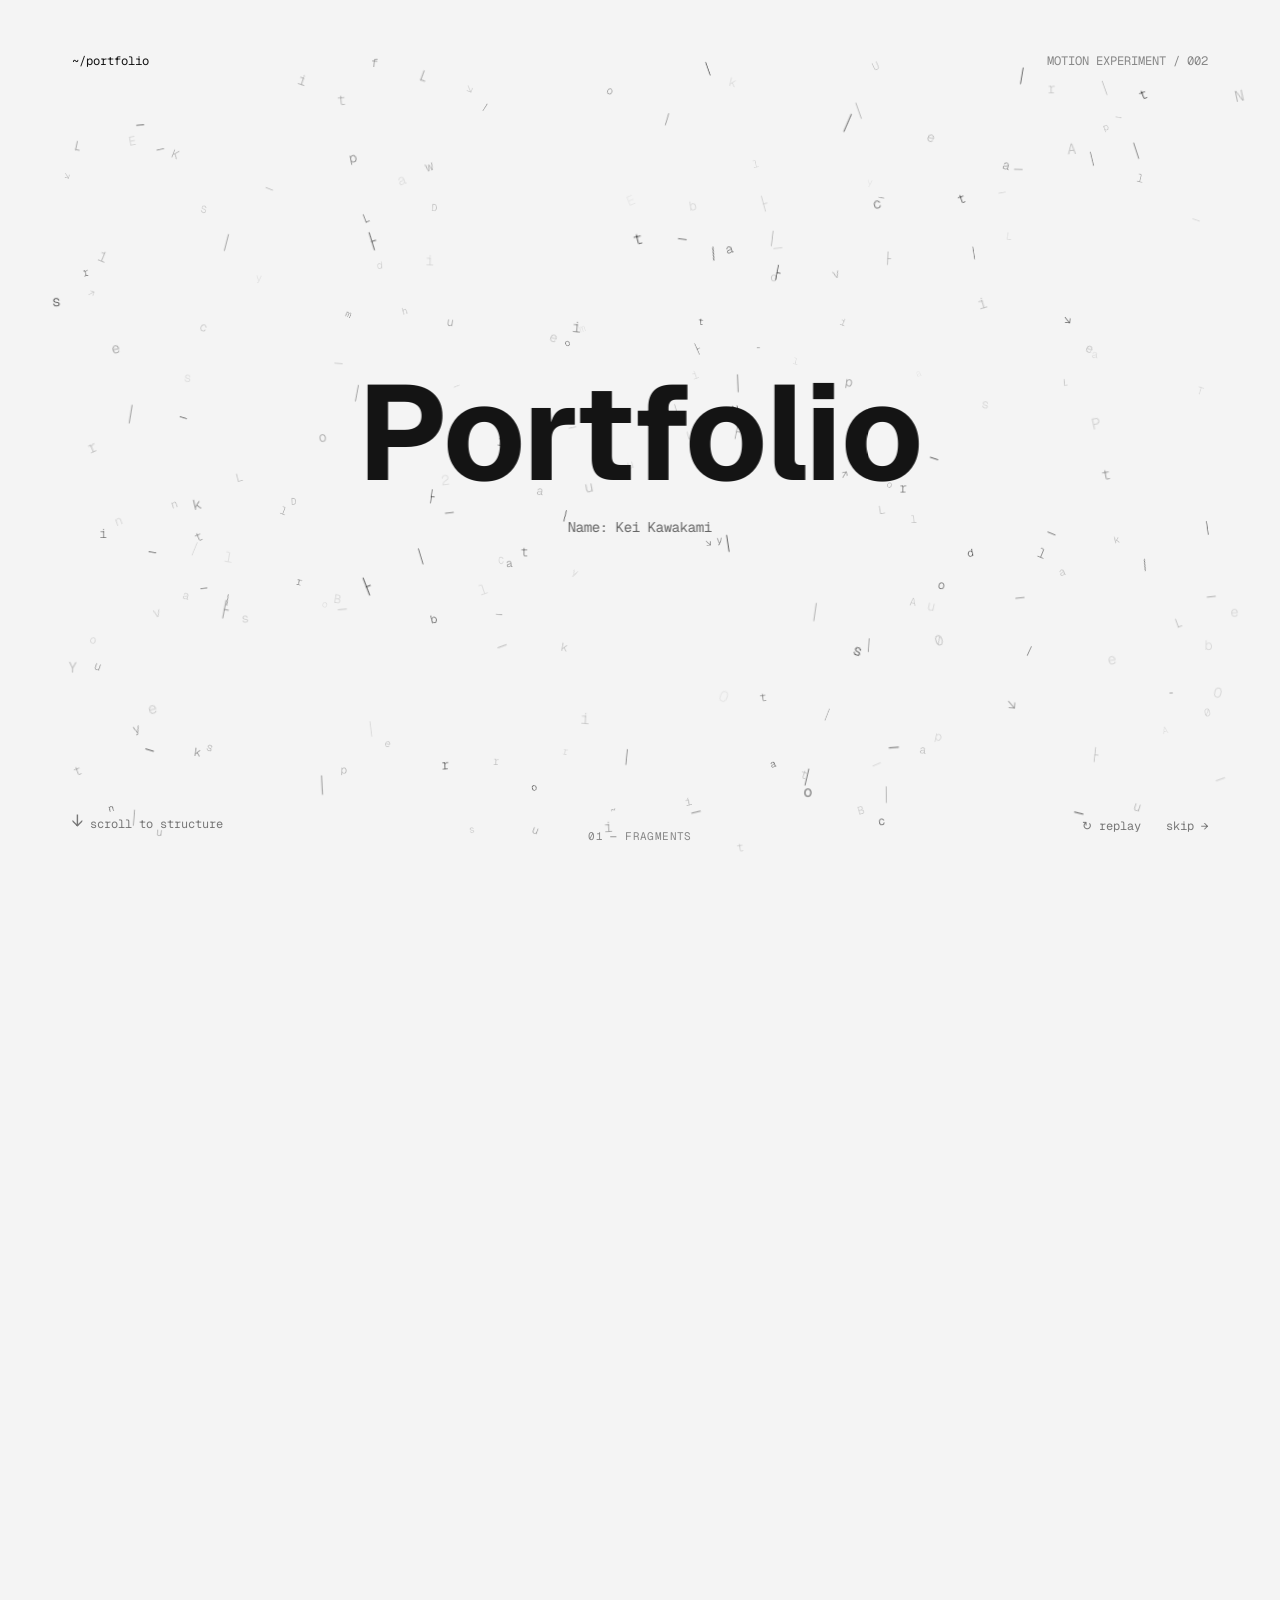
<file: preview/structure-motion.html>
<!doctype html>
<html lang="ja">
<head>
<meta charset="utf-8">
<meta name="viewport" content="width=device-width, initial-scale=1">
<meta name="theme-color" content="#f4f4f4">
<meta name="description" content="Scroll-driven ASCII fragments transforming into a clickable portfolio directory.">
<title>Portfolio / ASCII Structure — Scroll Motion Study</title>
<style>
@import url('https://fonts.googleapis.com/css2?family=Geist:wght@400;500;600;700&family=Geist+Mono:wght@200;300;400;500&family=Noto+Sans+JP:wght@400;500&display=swap');
:root{--paper:#f4f4f4;--ink:#141414;--mono:'Geist Mono',monospace;--sans:'Geist','Noto Sans JP',sans-serif;--grey:#888;--position:0}
*{box-sizing:border-box}
html{scrollbar-width:none;scroll-behavior:auto}
html::-webkit-scrollbar,body::-webkit-scrollbar{display:none;width:0;height:0}
body{margin:0;background:var(--paper);color:var(--ink);font:400 15px/1.55 var(--sans);-webkit-font-smoothing:antialiased;overflow-x:hidden}
a{color:inherit;text-decoration:none}
button{font:inherit;color:inherit;border:0;background:none;cursor:pointer}
a:focus-visible,button:focus-visible{outline:2px solid var(--ink);outline-offset:6px}
#experience{position:relative;height:260svh;min-height:1350px}
.sticky{position:sticky;top:0;height:100svh;min-height:540px;width:100%;overflow:hidden;isolation:isolate}
.meta{position:absolute;z-index:10;top:clamp(24px,4.1vw,57px);left:clamp(22px,5.6vw,90px);right:clamp(22px,5.6vw,90px);display:flex;justify-content:space-between;align-items:start;gap:24px;font:400 clamp(11px,.95vw,13px)/1.5 var(--mono);letter-spacing:0}
.meta .right{color:#888;text-align:right}
.meta a:hover{text-decoration:underline;text-underline-offset:4px}
.hint{position:absolute;bottom:clamp(22px,4.5vw,58px);left:clamp(22px,5.6vw,90px);z-index:10;display:flex;align-items:center;gap:16px;color:#777;font:400 12px/1.5 var(--mono);letter-spacing:0}
.hint button{padding:6px 0;border-bottom:1px solid transparent}
.hint button:hover{border-bottom-color:currentColor}
.hint .down{display:inline-block;font-size:18px;transform:translateY(-1px)}
.controls{position:absolute;bottom:clamp(22px,4.5vw,58px);right:clamp(22px,5.6vw,90px);z-index:10;display:flex;gap:25px;align-items:center;font:400 12px/1.5 var(--mono);color:#777}
.controls button{padding:6px 0;border-bottom:1px solid transparent}
.controls button:hover{color:var(--ink);border-bottom-color:currentColor}
.progress{position:absolute;bottom:0;left:0;right:0;height:2px;z-index:10}
.bar{height:100%;width:100%;background:var(--ink);transform:scaleX(0);transform-origin:left;will-change:transform}
.wordmark{position:absolute;left:50%;top:50%;transform:translate3d(-50%,-50%,0);z-index:4;pointer-events:none;text-align:center;will-change:opacity,transform}
.wordmark h1{font:700 clamp(64px,10.5vw,154px)/1.05 var(--sans);letter-spacing:-.01em;margin:0;white-space:nowrap}
.wordmark .subline{margin:14px 0 0;font:400 14px/1.5 var(--mono);color:#666}
.scene{position:absolute;top:50%;left:50%;width:max-content;max-width:calc(100vw - 42px);transform:translate3d(-50%,-50%,0);font-family:var(--mono);visibility:hidden;pointer-events:none}
.is-ready .scene{visibility:visible}
.is-complete .scene{pointer-events:auto}
.prompt{font:400 clamp(12px,1.17vw,17px)/1.5 var(--mono);height:2.1em;white-space:pre;opacity:0;will-change:opacity}
.prompt .symbol{color:#929292}
.caret{display:inline-block;width:.57ch;height:.98em;background:var(--ink);vertical-align:-.11em;animation:blink 1s steps(1) infinite}
@keyframes blink{50%{opacity:0}}
.tree{margin:8px 0 0;white-space:normal;font:300 clamp(12px,1.12vw,17px)/1.29 var(--mono);letter-spacing:0}
.tree-row{display:block;height:1.29em;line-height:1.29;white-space:pre}
.tree-link{color:inherit}
.tree-link:hover,.tree-link:focus-visible{background:var(--ink);color:var(--paper)}
.tree .disabled{color:#999}
.glyph{display:inline-block;position:relative;width:1ch;white-space:pre;text-align:center;will-change:transform,opacity}
.glyph.space{color:transparent}
.is-complete .glyph{will-change:auto}
.is-complete .tree{pointer-events:auto}
.stage-caption{position:absolute;left:50%;bottom:clamp(20px,4.5vw,57px);transform:translateX(-50%);font:400 11px/1.3 var(--mono);letter-spacing:.035em;color:#888;white-space:nowrap;pointer-events:none}
@media(max-width:900px){
 .tree{font-size:clamp(10px,1.3vw,14px)}
 .scene{max-width:calc(100vw - 32px)}
 .wordmark h1{font-size:clamp(64px,12vw,116px)}
 .wordmark .subline{font-size:12px}
}
@media(max-width:560px){
 #experience{min-height:1130px}
 .sticky{min-height:470px}
 .meta{top:22px;left:22px;right:22px;font-size:11px}
 .meta .right{font-size:9px}
 .wordmark h1{font-size:clamp(52px,14vw,78px)}
 .wordmark .subline{font-size:11px}
 .scene{max-width:calc(100vw - 24px)}
 .tree{font-size:clamp(8.8px,2.6vw,12px);line-height:1.28}
 .tree-row{height:1.28em;line-height:1.28}
 .prompt{font-size:12px;height:2.1em}
 .hint{left:22px;bottom:22px;font-size:10px;gap:8px}
 .controls{right:22px;bottom:22px;font-size:10px;gap:13px}
 .stage-caption{bottom:72px;font-size:9px}
}
@media(prefers-reduced-motion:reduce){
 .glyph,.wordmark,.bar{will-change:auto}
 .caret{animation:none}
}
</style>
</head>
<body>
<section id="experience" aria-label="Portfolio ASCII typography animation">
  <div id="stage" class="sticky">
    <header class="meta">
      <a href="../" aria-label="本番のポートフォリオに戻る">~/portfolio</a>
      <span class="right">MOTION EXPERIMENT / 002</span>
    </header>
    <div id="wordmark" class="wordmark">
      <h1>Portfolio</h1>
      <p class="subline">Name: Kei Kawakami</p>
    </div>
    <div class="scene">
      <div class="prompt" id="prompt"><span class="symbol">&gt; </span><span id="typed"></span><span class="caret" aria-hidden="true"></span></div>
      <nav class="tree" id="tree" aria-label="作品ディレクトリ">
            <div class="tree-row">~/portfolio</div>
            <div class="tree-row">│</div>
            <div class="tree-row">├── <a class="tree-link" href="../#works">works/ ↘</a></div>
            <div class="tree-row">│   │</div>
            <div class="tree-row">│   ├── <a class="tree-link" href="../#product">product/ ↘</a></div>
            <div class="tree-row">│   │   ├── <a class="tree-link" href="../works/product/lustr.html">lustr ↗</a></div>
            <div class="tree-row">│   │   ├── <a class="tree-link" href="../works/product/torabo-tsuki-keymapper.html">torabo-tsuki-keymapper ↗</a></div>
            <div class="tree-row">│   │   └── <span class="disabled">splitgram</span></div>
            <div class="tree-row">│   │</div>
            <div class="tree-row">│   ├── <a class="tree-link" href="../#identity">identity/ ↘</a></div>
            <div class="tree-row">│   │   ├── <span class="disabled">neraiuchi</span></div>
            <div class="tree-row">│   │   ├── <span class="disabled">BELLE CLUB</span></div>
            <div class="tree-row">│   │   └── <span class="disabled">TOP DANDY OSAKA</span></div>
            <div class="tree-row">│   │</div>
            <div class="tree-row">│   └── <a class="tree-link" href="../#visual">visual/ ↘</a></div>
            <div class="tree-row">│       ├── <span class="disabled">battle royale</span></div>
            <div class="tree-row">│       ├── <span class="disabled">key visual 01</span></div>
            <div class="tree-row">│       └── <span class="disabled">key visual 02</span></div>
            <div class="tree-row">│</div>
            <div class="tree-row">├── <a class="tree-link" href="../#about">about/ ↘</a></div>
            <div class="tree-row">│</div>
            <div class="tree-row">└── <a class="tree-link" href="../#contact">contact/ ↘</a></div>
          </nav>
    </div>
    <div class="hint"><button id="explore" type="button"><span class="down">↓</span> scroll to structure</button></div>
    <div class="stage-caption" id="phase" aria-live="polite">01 — FRAGMENTS</div>
    <div class="controls"><button id="replay" type="button">↻ replay</button><button id="skip" type="button">skip →</button></div>
    <div class="progress" aria-hidden="true"><div class="bar" id="bar"></div></div>
  </div>
</section>
<script>
(function(){
  'use strict';
  const section=document.getElementById('experience');
  const stage=document.getElementById('stage');
  const scene=document.querySelector('.scene');
  const wordmark=document.getElementById('wordmark');
  const nav=document.getElementById('tree');
  const glyphs=[];
  const rows=Array.from(nav.querySelectorAll('.tree-row'));
  const links=Array.from(nav.querySelectorAll('a'));
  const prompt=document.getElementById('prompt');
  const typed=document.getElementById('typed');
  const bar=document.getElementById('bar');
  const phase=document.getElementById('phase');
  const reduce=window.matchMedia('(prefers-reduced-motion: reduce)');
  const command='tree -L 3';
  const animations=[];
  let raf=0;
  let currentProgress=-1;
  const hash=n=>{const v=Math.sin(n*127.1+13.7)*43758.5453;return v-Math.floor(v)};
  const clamp=x=>Math.max(0,Math.min(1,x));
  const ease=x=>{const t=clamp(x);return t*t*(3-2*t)};

  // The finished, linked Tree is also the animated Tree. No duplicated navigation.
  rows.forEach(row=>{
    const walker=document.createTreeWalker(row,NodeFilter.SHOW_TEXT);
    const originals=[];
    while(walker.nextNode())originals.push(walker.currentNode);
    row.setAttribute('role','group');
    row.setAttribute('aria-label',row.textContent);
    row.querySelectorAll('a').forEach(link=>link.setAttribute('aria-label',link.textContent));
    originals.forEach(node=>{
      const fragment=document.createDocumentFragment();
      Array.from(node.textContent).forEach(char=>{
        const span=document.createElement('span');
        span.className='glyph'+(char===' '?' space':'');
        span.textContent=char===' '?String.fromCharCode(160):char;
        span.setAttribute('aria-hidden','true');
        fragment.appendChild(span);
        glyphs.push(span);
      });
      node.parentNode.replaceChild(fragment,node);
    });
  });
  function scrollFraction(){
    const base=section.getBoundingClientRect().top+window.scrollY;
    const distance=Math.max(1,window.innerHeight*1.04);
    return clamp((window.scrollY-base)/distance);
  }
  function buildAnimations(){
    animations.forEach(a=>a.cancel());
    animations.length=0;
    stage.classList.remove('is-ready');
    const bounds=stage.getBoundingClientRect();
    const width=bounds.width,height=bounds.height;
    // Measure each character's true final position in the single live Tree.
    glyphs.forEach((el,i)=>{
      const rect=el.getBoundingClientRect();
      const x=rect.left-bounds.left, y=rect.top-bounds.top;
      // Particle destinations span nearly the entire viewport, not a nested card.
      const startX=width*(.035+.93*hash(i+7));
      const startY=height*(.055+.88*hash(i+233));
      const dx=startX-x,dy=startY-y;
      const rotation=(hash(i+818)-.5)*48;
      const scale=.64+hash(i+11)*.45;
      const alpha=.12+hash(i+157)*.62;
      const isSpace=el.classList.contains('space');
      const delay=Math.floor(hash(i+38)*240);
      const animation=el.animate([
        {transform:'translate3d('+dx.toFixed(2)+'px,'+dy.toFixed(2)+'px,0) rotate('+rotation.toFixed(2)+'deg) scale('+scale.toFixed(2)+')',opacity:isSpace?0:alpha},
        {transform:'translate3d(0,0,0) rotate(0deg) scale(1)',opacity:isSpace?0:1}
      ],{duration:1150,delay:delay,fill:'both',easing:'cubic-bezier(.17,.81,.23,1)'});
      animation.pause();
      animation.currentTime=0;
      animations.push(animation);
    });
    stage.classList.add('is-ready');
  }
  function update(){
    raf=0;
    const p=reduce.matches?1:scrollFraction();
    if(Math.abs(currentProgress-p)<.0005)return;
    currentProgress=p;
    const heroFade=1-ease((p-.08)/.40);
    wordmark.style.opacity=String(heroFade);
    wordmark.style.transform='translate3d(-50%,-50%,0) scale('+(1-.04*ease((p-.08)/.4))+')';
    const assembled=ease((p-.17)/.76);
    const playTime=assembled*1390;
    animations.forEach(a=>a.currentTime=playTime);
    prompt.style.opacity=String(ease((p-.58)/.26));
    typed.textContent=command.slice(0,Math.round(command.length*ease((p-.56)/.34)));
    bar.style.transform='scaleX('+p+')';
    const complete=p>=.995;
    stage.classList.toggle('is-complete',complete);
    nav.inert=!complete;
    links.forEach(link=>{if(complete)link.removeAttribute('tabindex');else link.tabIndex=-1});
    phase.textContent=complete?'03 — NAVIGATION READY':p>.45?'02 — ALIGNING':'01 — FRAGMENTS';
  }
  function tick(){if(!raf)raf=requestAnimationFrame(update)}
  function build(){
    currentProgress=-1;
    // Strip all animated transforms before measuring the live Tree.
    buildAnimations();
    tick();
  }
  function go(p){
    const base=section.getBoundingClientRect().top+window.scrollY;
    window.scrollTo({top:base+Math.min(window.innerHeight*1.04,section.offsetHeight-window.innerHeight)*p,behavior:reduce.matches?'auto':'smooth'});
  }
  document.getElementById('explore').addEventListener('click',()=>go(.95));
  document.getElementById('skip').addEventListener('click',()=>go(1));
  document.getElementById('replay').addEventListener('click',()=>go(0));
  window.addEventListener('scroll',tick,{passive:true});
  let resizeToken=0;
  window.addEventListener('resize',()=>{cancelAnimationFrame(resizeToken);resizeToken=requestAnimationFrame(build)},{passive:true});
  reduce.addEventListener?.('change',tick);
  if(document.fonts && document.fonts.ready){document.fonts.ready.then(build)}
  else build();
})();
</script>
</body>
</html>
</file>
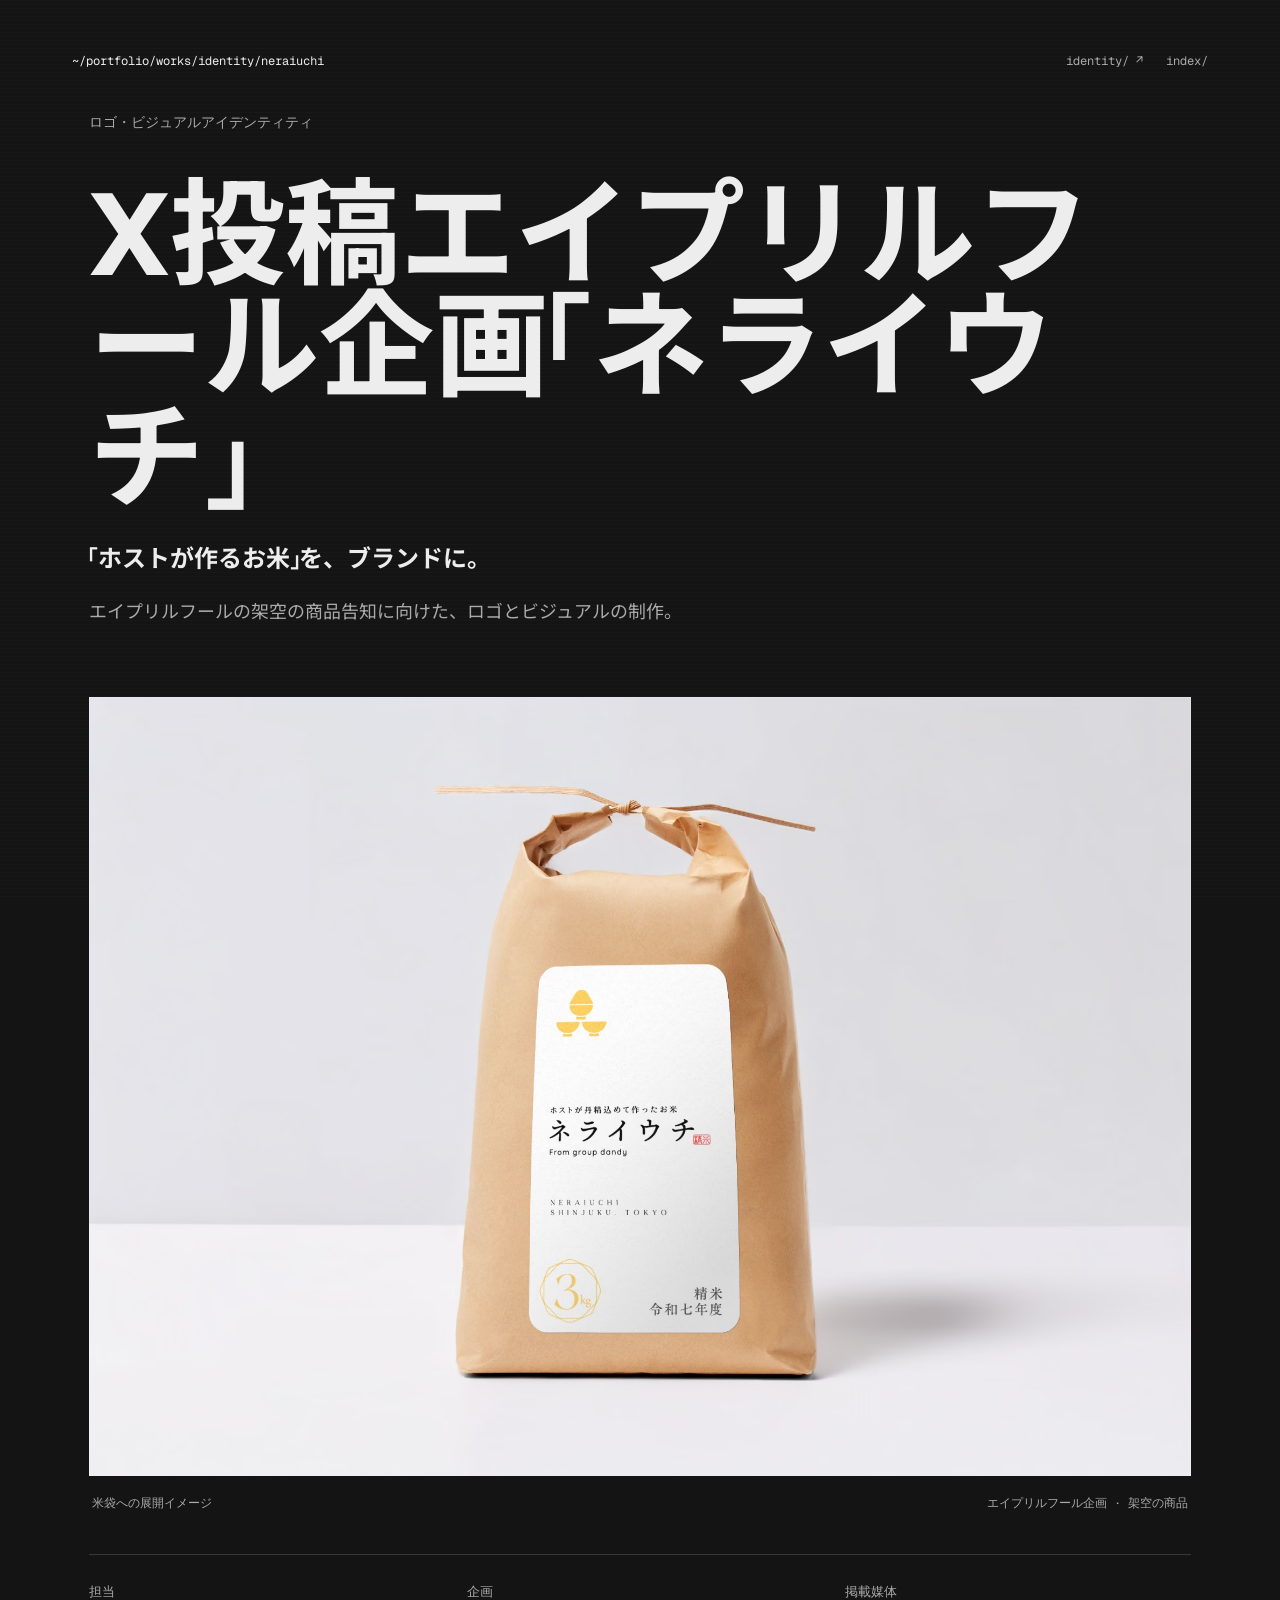
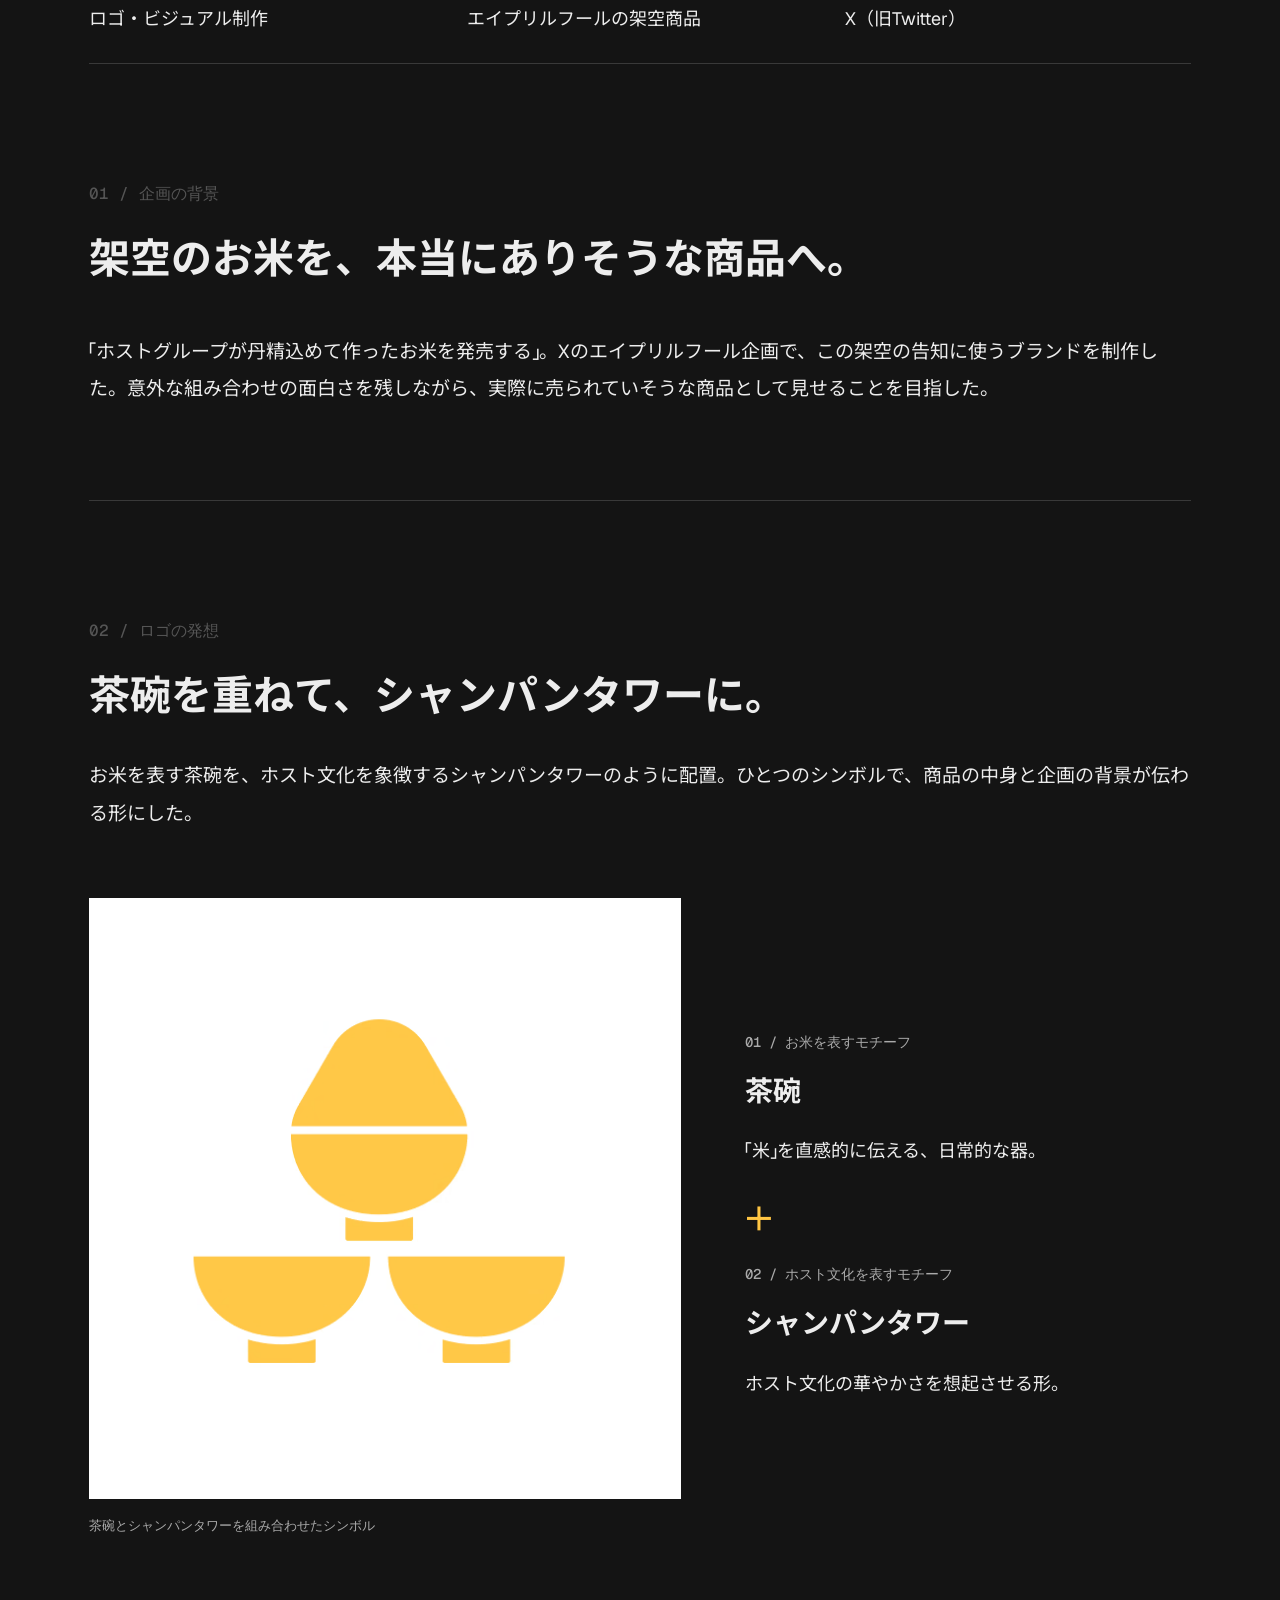
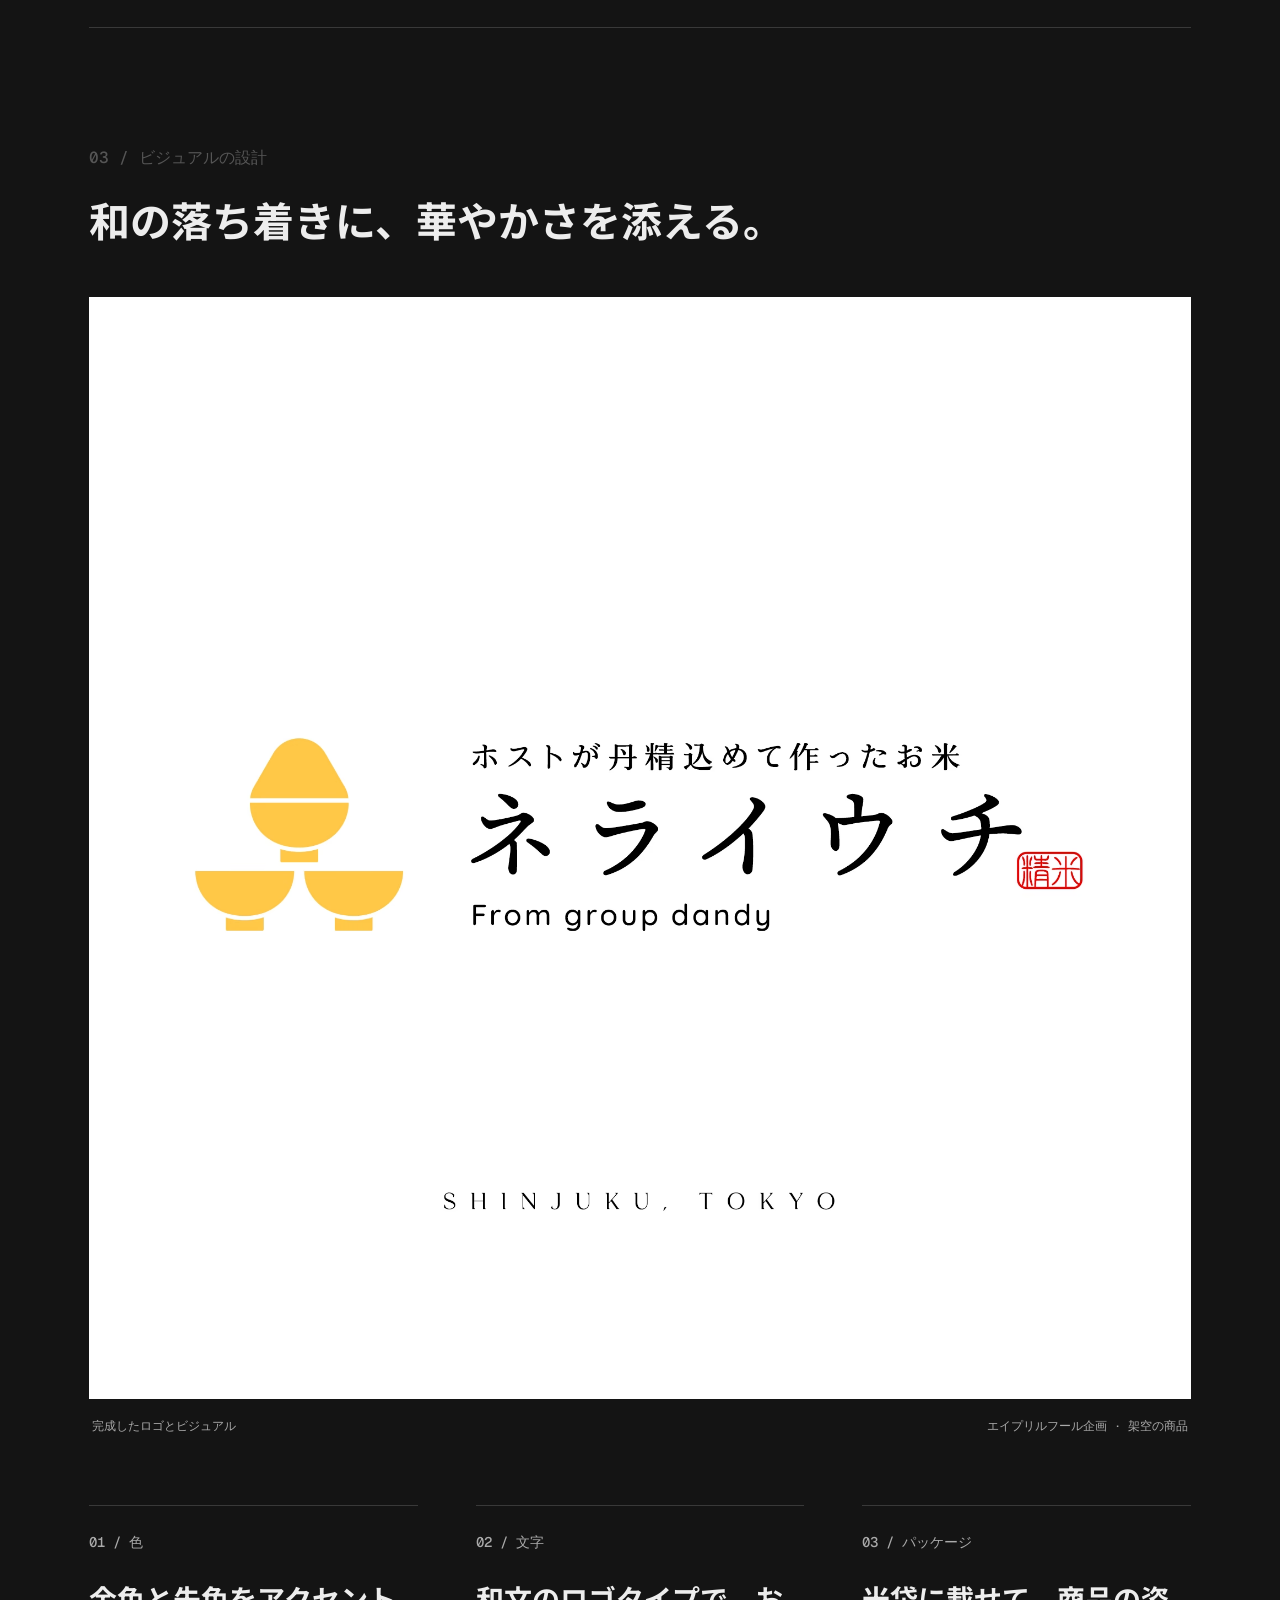
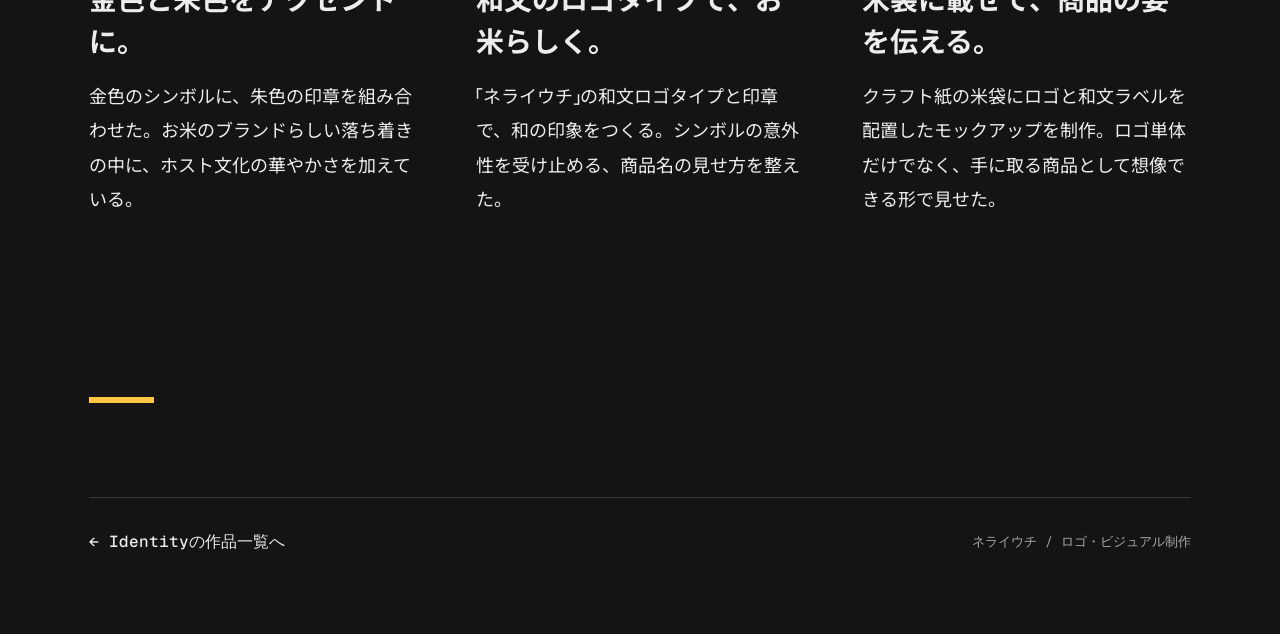
<file: works/identity/neraiuchi.html>
<!doctype html>
<html lang="ja">
<head><script src="../../theme.js?v=dark-default-20261104"></script>
<script>(function(){try{if(!window.matchMedia('(prefers-reduced-motion: reduce)').matches&&!sessionStorage.getItem('portfolio-loader-shown')){document.documentElement.classList.add('intro-active');window.__portfolioLoaderStart=performance.now();sessionStorage.setItem('portfolio-loader-shown','1');window.setTimeout(function(){document.documentElement.classList.remove('intro-active','intro-exit')},2500)}}catch(e){}})();</script>
<meta charset="utf-8"><meta name="viewport" content="width=device-width,initial-scale=1"><meta name="theme-color" content="#141414">
<title>X投稿エイプリルフール企画「ネライウチ」 — Portfolio</title>
<meta name="description" content="エイプリルフール企画から生まれた、架空のお米ブランド「ネライウチ」。茶碗とシャンパンタワーを組み合わせたロゴと、商品らしさを伝えるビジュアルを制作。">
<link rel="stylesheet" href="../../style.css?v=single-full-case-path-20261125">
<link rel="icon" type="image/svg+xml" href="../../favicon.svg?v=pixel-k-20261103"></head>
<body>
<div id="site-loader" class="site-loader" role="status" aria-label="Portfolio loading" aria-live="polite"><div class="loader-content"><div class="loader-dots" aria-hidden="true"><span></span><span></span><span></span><span></span><span></span><span></span><span></span><span></span><span></span><span></span></div><p class="loader-line">&gt; <span data-loader-status>loading portfolio</span><span class="loader-cursor" aria-hidden="true">_</span></p></div></div>
<nav class="case-header" aria-label="サイトナビゲーション"><div class="scroll-path case-path" aria-label="現在のパス"><a href="../../index.html">~/portfolio</a><span>/works/identity/neraiuchi</span></div><div class="case-navlinks"><a href="../../index.html#identity">identity/ ↗</a><a href="../../index.html">index/</a></div></nav>
<main class="site page case-study neraiuchi-case">
<header class="page-hero nri-hero">

<p class="small-label nri-eyebrow">ロゴ・ビジュアルアイデンティティ</p>
<h1>X投稿エイプリルフール企画「ネライウチ」</h1>
<p class="lead">「ホストが作るお米」を、ブランドに。</p>
<p class="nri-hero-subtitle">エイプリルフールの架空の商品告知に向けた、ロゴとビジュアルの制作。</p>
<figure class="nri-hero-art"><img src="../../assets/neraiuchi-rice-bag.avif" width="2048" height="1448" alt="ネライウチの米袋パッケージモックアップ。クラフト紙に金色の茶碗シンボルと和文ラベルを配置" fetchpriority="high" decoding="async"><figcaption><span>米袋への展開イメージ</span><span>エイプリルフール企画 · 架空の商品</span></figcaption></figure>

<dl class="meta-grid"><div class="metadata"><dt>担当</dt><dd>ロゴ・ビジュアル制作</dd></div><div class="metadata"><dt>企画</dt><dd>エイプリルフールの架空商品</dd></div><div class="metadata"><dt>掲載媒体</dt><dd>X（旧Twitter）</dd></div></dl>
</header>
<section class="main-section nri-context" id="context" aria-labelledby="nri-context-title">
<p class="section-id">01 / 企画の背景</p>
<h2 class="section-heading" id="nri-context-title">架空のお米を、本当にありそうな商品へ。</h2>
<p class="body-copy">「ホストグループが丹精込めて作ったお米を発売する」。Xのエイプリルフール企画で、この架空の告知に使うブランドを制作した。意外な組み合わせの面白さを残しながら、実際に売られていそうな商品として見せることを目指した。</p>
</section>
<div class="section-divider"></div>
<section class="main-section nri-concept" id="concept" aria-labelledby="nri-concept-title">
<p class="section-id">02 / ロゴの発想</p>
<h2 class="section-heading" id="nri-concept-title">茶碗を重ねて、シャンパンタワーに。</h2>
<p class="body-copy nri-intro-copy">お米を表す茶碗を、ホスト文化を象徴するシャンパンタワーのように配置。ひとつのシンボルで、商品の中身と企画の背景が伝わる形にした。</p>
<div class="nri-symbol-layout">
<figure class="nri-symbol"><div class="nri-symbol-visual"><img src="../../assets/neraiuchi-symbol.avif" width="445" height="455" alt="三つの茶碗をシャンパンタワーのように積み上げた黄色のロゴシンボル" loading="lazy" decoding="async"></div><figcaption>茶碗とシャンパンタワーを組み合わせたシンボル</figcaption></figure>
<div class="nri-motifs"><div class="nri-motif"><p class="small-label">01 / お米を表すモチーフ</p><h3 class="decision-title">茶碗</h3><p class="detail-copy">「米」を直感的に伝える、日常的な器。</p></div><span class="nri-plus" aria-hidden="true">+</span><div class="nri-motif"><p class="small-label">02 / ホスト文化を表すモチーフ</p><h3 class="decision-title">シャンパンタワー</h3><p class="detail-copy">ホスト文化の華やかさを想起させる形。</p></div></div>
</div>
</section>
<div class="section-divider"></div>
<section class="main-section nri-decisions" id="design" aria-labelledby="nri-decisions-title">
<p class="section-id">03 / ビジュアルの設計</p>
<h2 class="section-heading" id="nri-decisions-title">和の落ち着きに、華やかさを添える。</h2>
<figure class="nri-hero-art"><img src="../../assets/neraiuchi.avif" width="2000" height="2000" alt="ネライウチのブランドビジュアル。黄色い茶碗をシャンパンタワー状に組んだロゴと、和文のロゴタイプ、朱色の印章、SHINJUKU TOKYOの文字" loading="lazy" decoding="async"><figcaption><span>完成したロゴとビジュアル</span><span>エイプリルフール企画 · 架空の商品</span></figcaption></figure>
<div class="nri-decision-grid">
<article><p class="small-label">01 / 色</p><h3 class="decision-title">金色と朱色をアクセントに。</h3><p class="detail-copy">金色のシンボルに、朱色の印章を組み合わせた。お米のブランドらしい落ち着きの中に、ホスト文化の華やかさを加えている。</p></article>
<article><p class="small-label">02 / 文字</p><h3 class="decision-title">和文のロゴタイプで、お米らしく。</h3><p class="detail-copy">「ネライウチ」の和文ロゴタイプと印章で、和の印象をつくる。シンボルの意外性を受け止める、商品名の見せ方を整えた。</p></article>
<article><p class="small-label">03 / パッケージ</p><h3 class="decision-title">米袋に載せて、商品の姿を伝える。</h3><p class="detail-copy">クラフト紙の米袋にロゴと和文ラベルを配置したモックアップを制作。ロゴ単体だけでなく、手に取る商品として想像できる形で見せた。</p></article>
</div>
<div class="nri-gold-rule" aria-hidden="true"></div>
</section>
<footer class="page-footer nri-footer"><a href="../../index.html#identity">← Identityの作品一覧へ</a><span>ネライウチ / ロゴ・ビジュアル制作</span></footer>
</main>
<script src="../../main.js?v=dark-preview-20261104" defer></script>
</body></html>
</file>
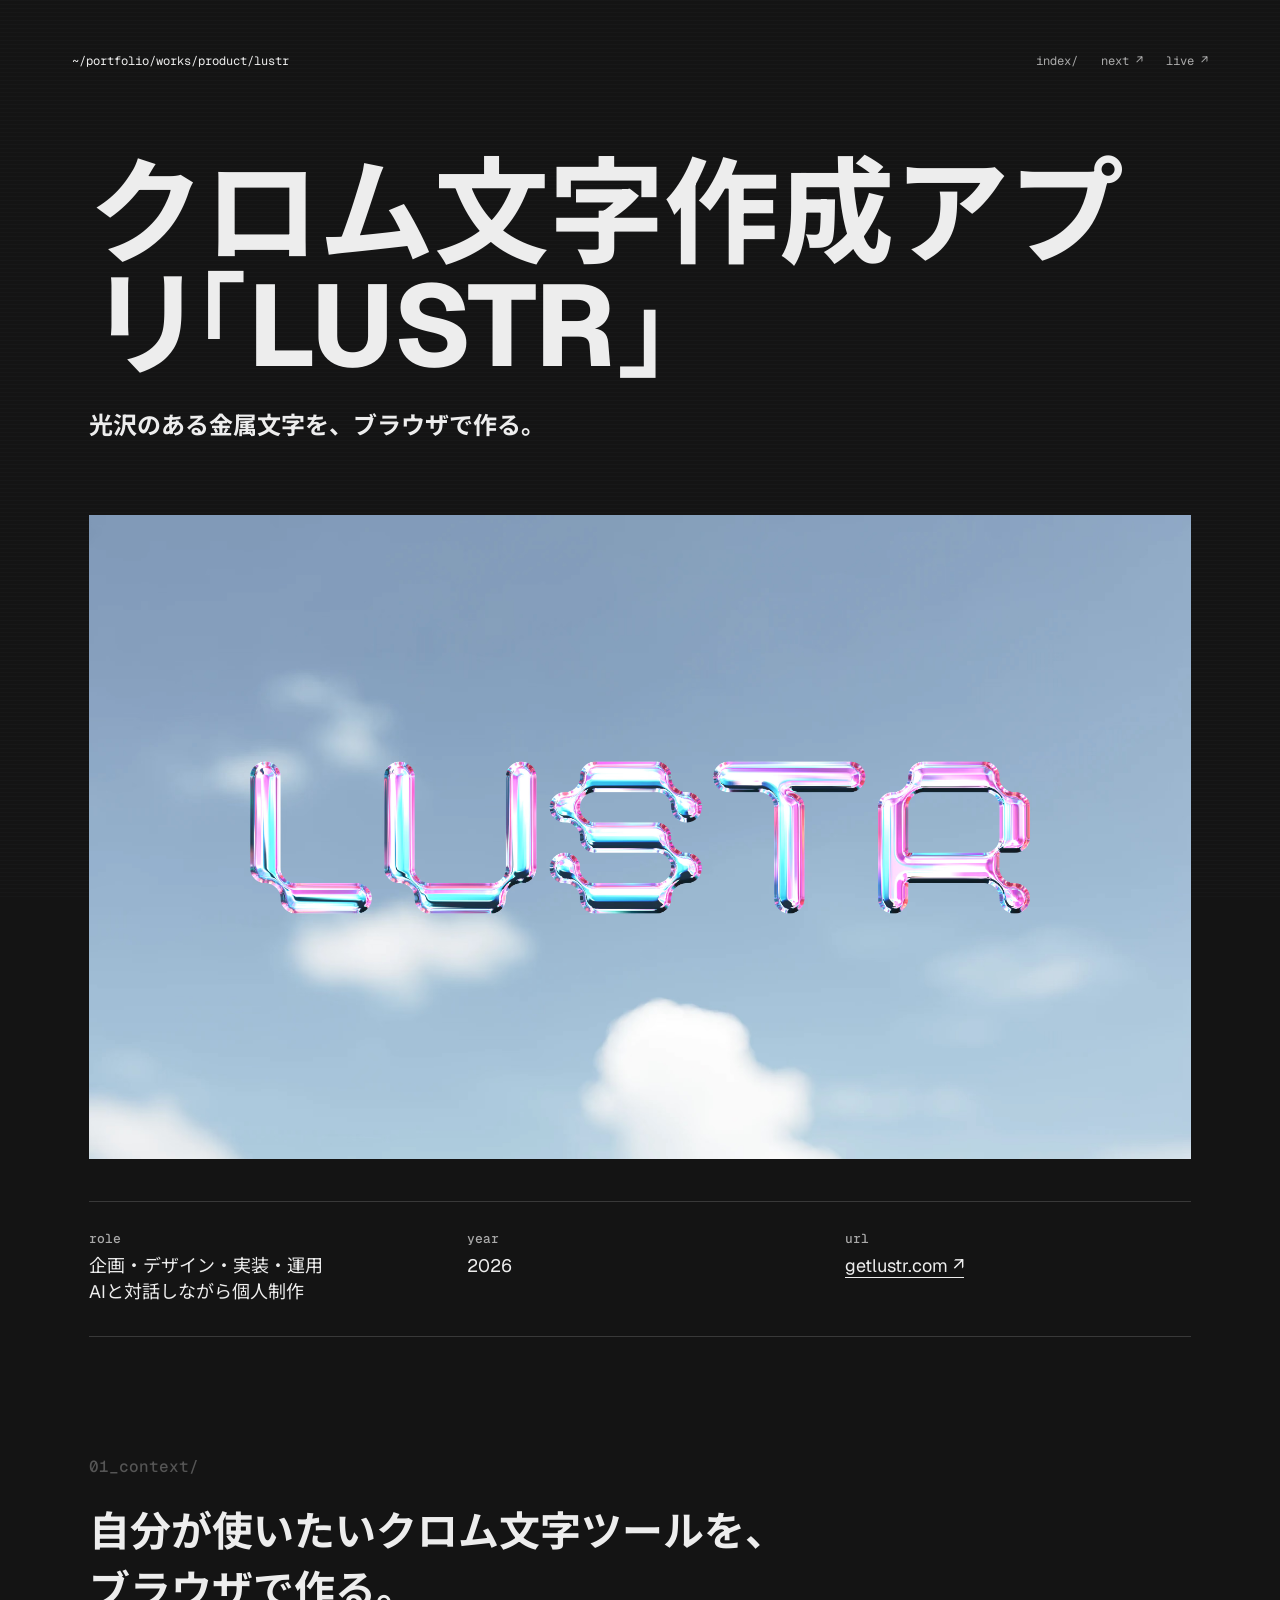
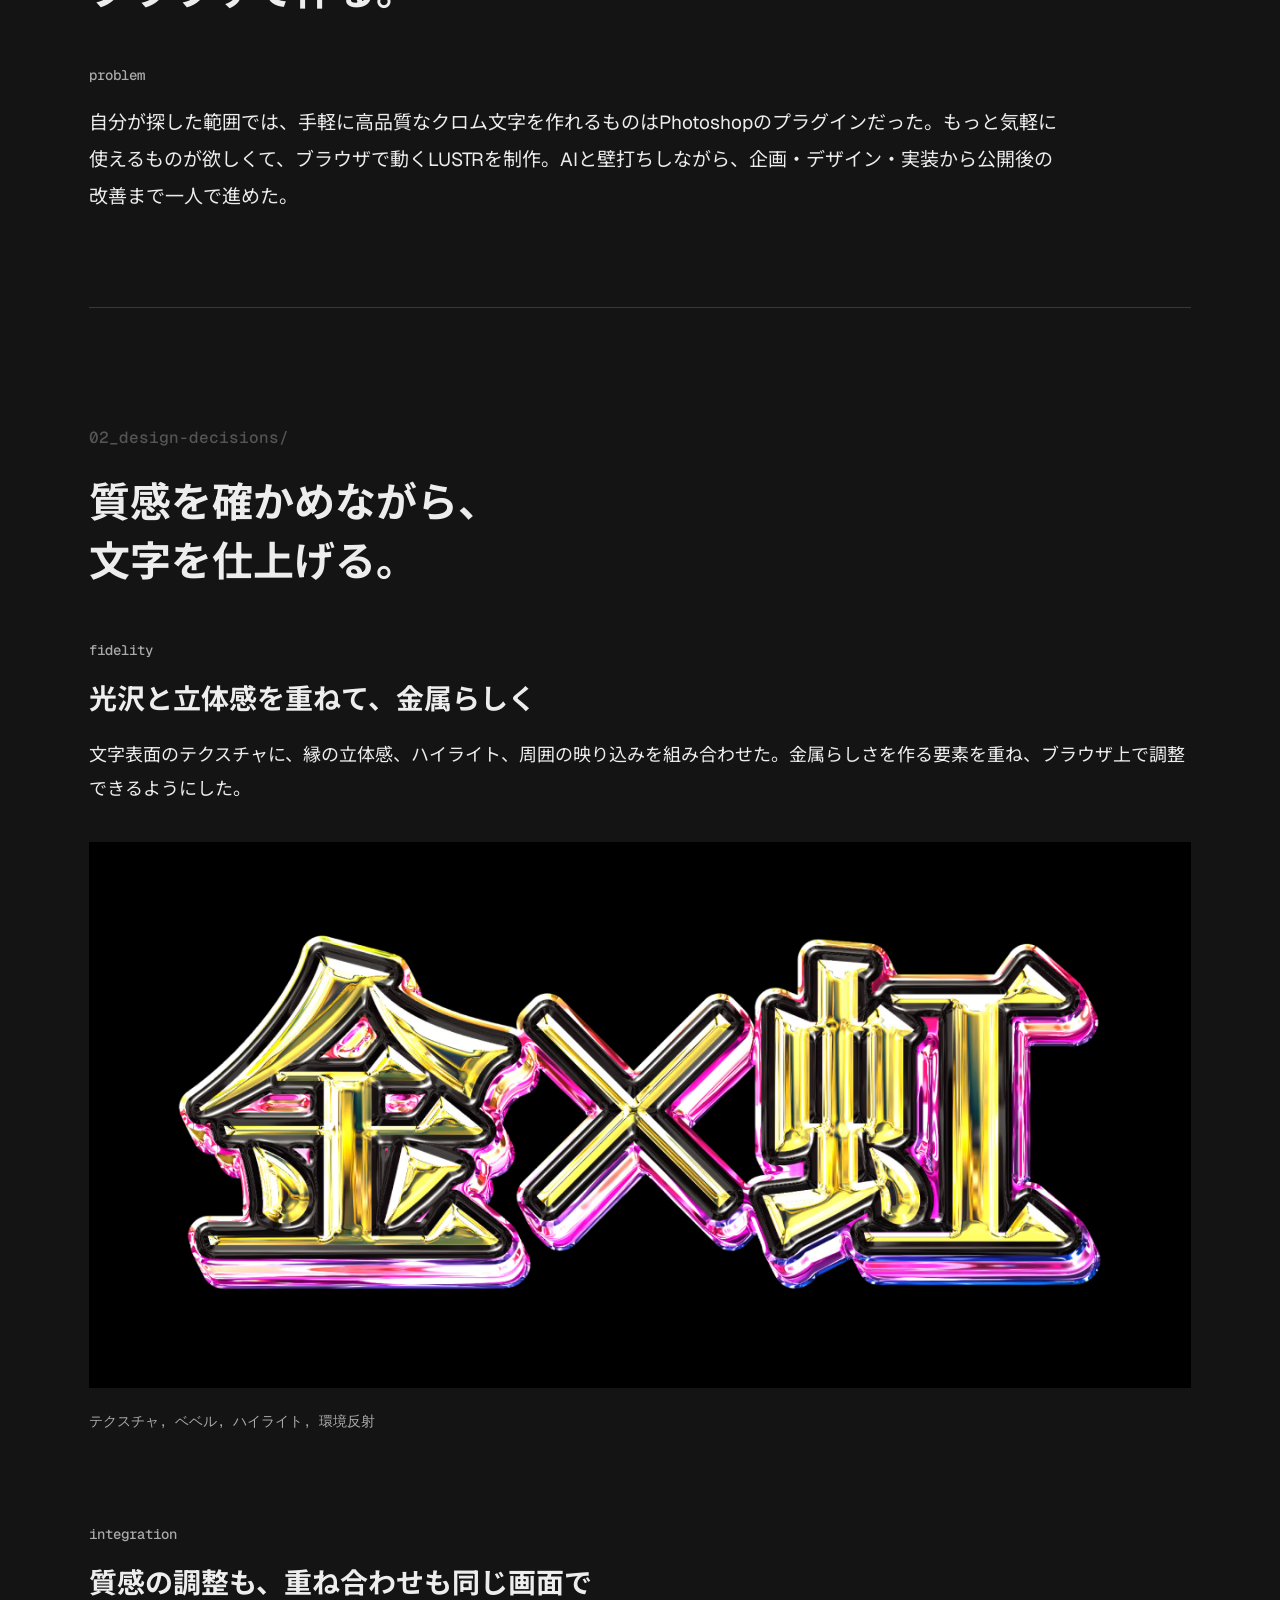
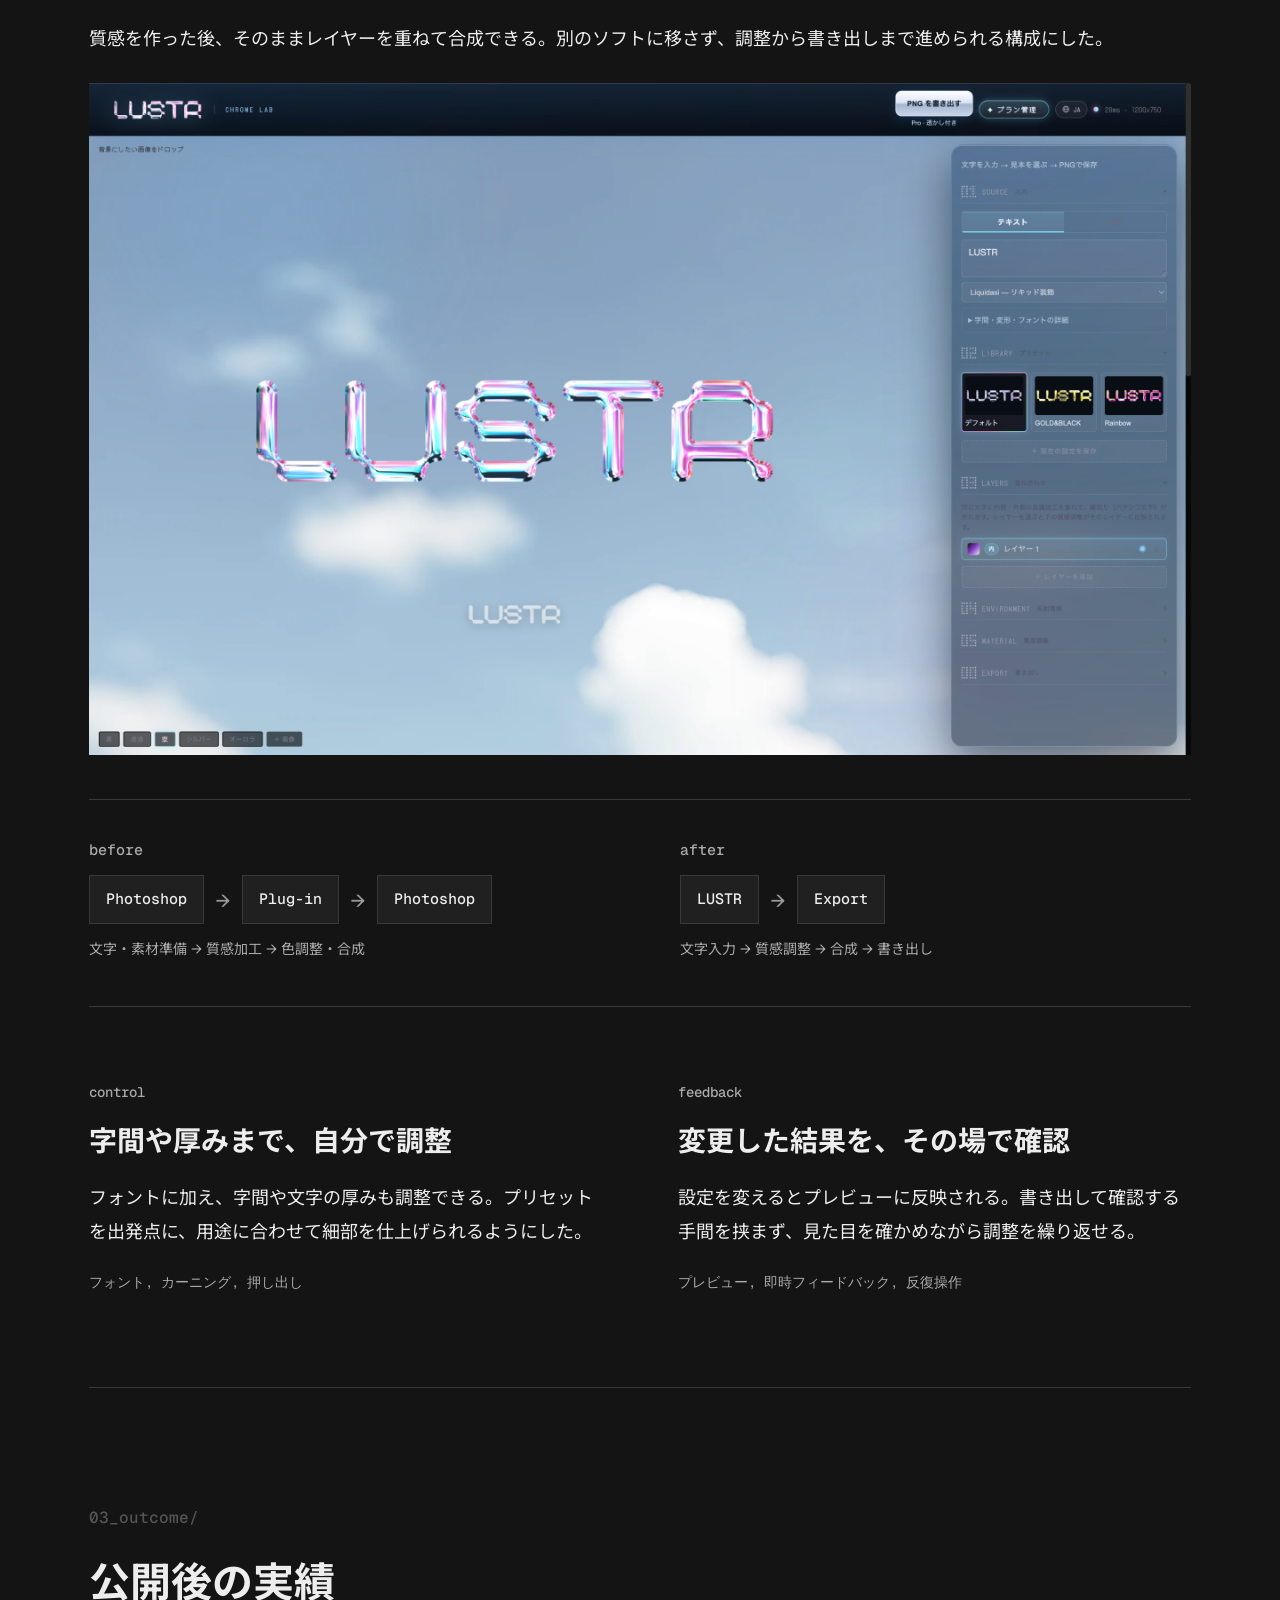
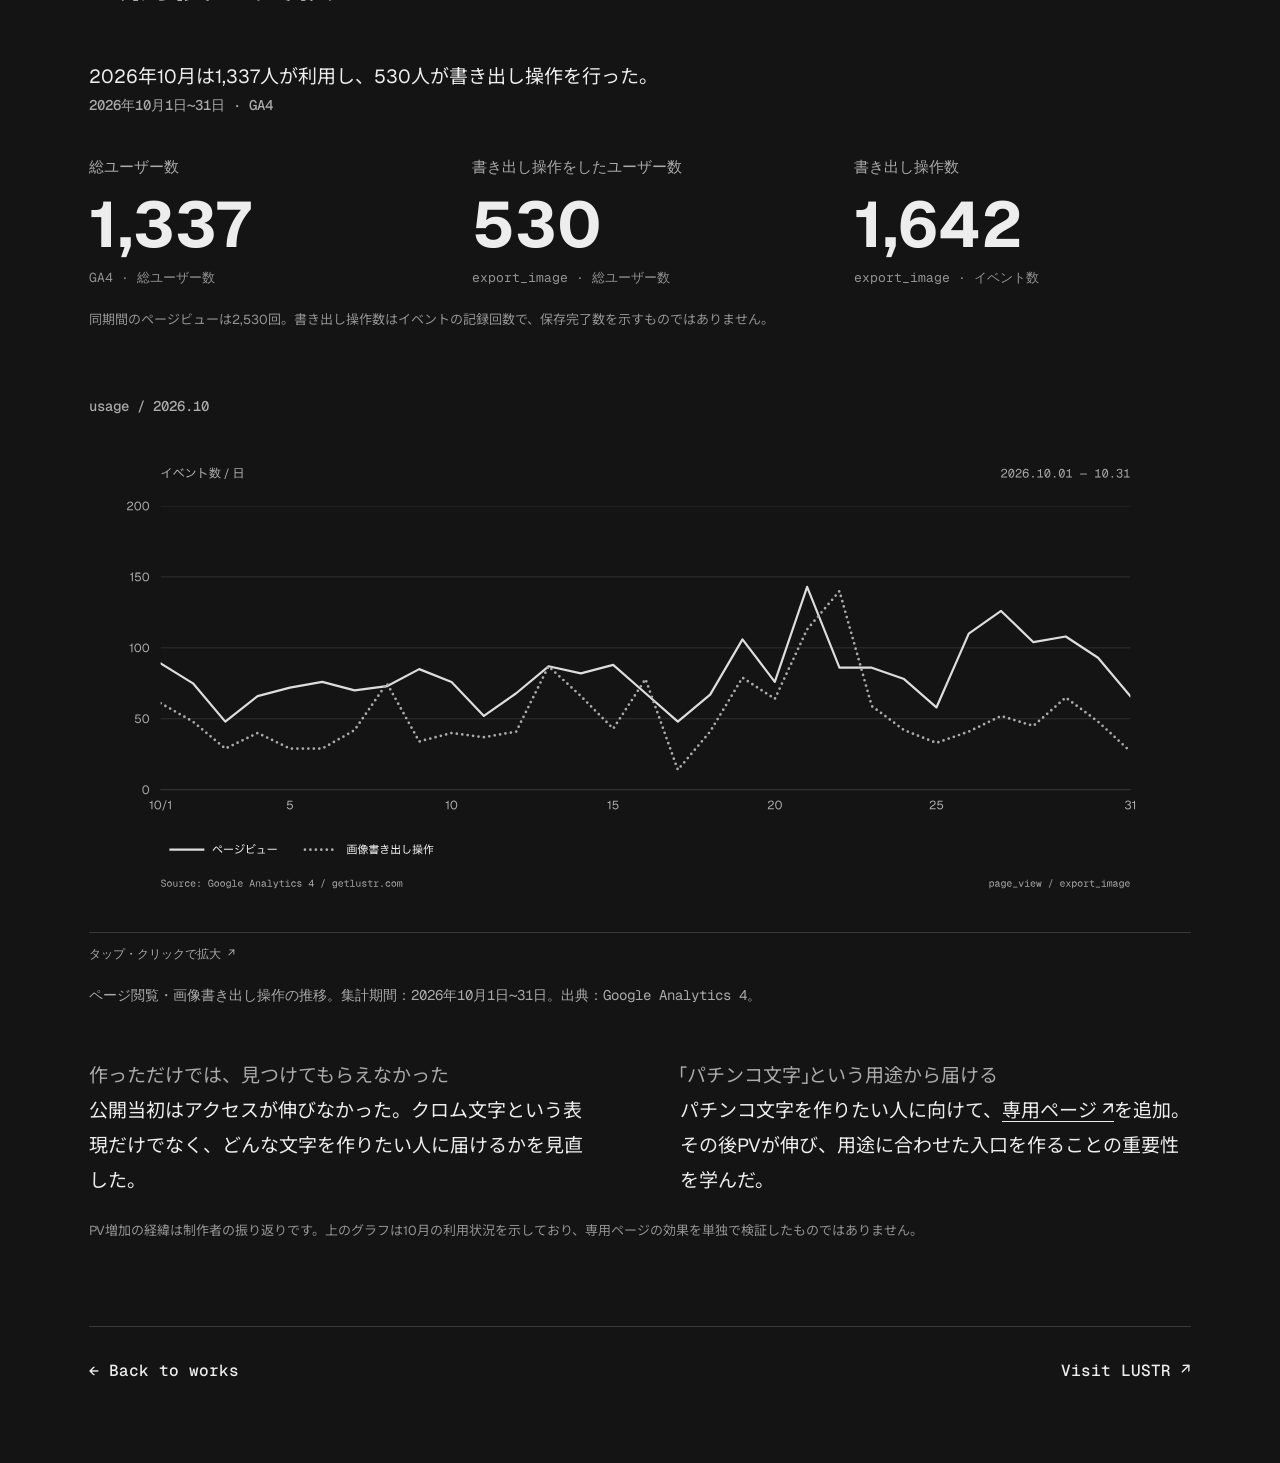
<file: works/product/lustr.html>
<!doctype html><html lang="ja"><head><script src="../../theme.js?v=dark-default-20261104"></script><script>(function(){try{if(!window.matchMedia('(prefers-reduced-motion: reduce)').matches&&!sessionStorage.getItem('portfolio-loader-shown')){document.documentElement.classList.add('intro-active');window.__portfolioLoaderStart=performance.now();sessionStorage.setItem('portfolio-loader-shown','1');window.setTimeout(function(){document.documentElement.classList.remove('intro-active','intro-exit')},2500)}}catch(e){}})();</script><meta charset="utf-8"><meta name="viewport" content="width=device-width, initial-scale=1"><meta name="theme-color" content="#141414"><title>クロム文字作成アプリ「LUSTR」 — Portfolio</title><meta name="description" content="LUSTR: Browser-based chrome text generator. Design decisions, challenges and outcome."><link rel="stylesheet" href="../../style.css?v=single-full-case-path-20261125"><link rel="icon" type="image/svg+xml" href="../../favicon.svg?v=pixel-k-20261103"></head>
<body><div id="site-loader" class="site-loader" role="status" aria-label="Portfolio loading" aria-live="polite"><div class="loader-content"><div class="loader-dots" aria-hidden="true"><span></span><span></span><span></span><span></span><span></span><span></span><span></span><span></span><span></span><span></span></div><p class="loader-line">&gt; <span data-loader-status>loading portfolio</span><span class="loader-cursor" aria-hidden="true">_</span></p></div></div><nav class="case-header" aria-label="サイトナビゲーション"><div class="scroll-path case-path" aria-label="現在のパス"><a href="../../index.html">~/portfolio</a><span>/works/product/lustr</span></div><div class="case-navlinks"><a href="../../index.html">index/</a><a href="torabo-tsuki-keymapper.html">next ↗</a><a href="https://getlustr.com" target="_blank" rel="noopener noreferrer">live ↗</a></div></nav>
<main class="site page case-study"><header class="page-hero"><h1>クロム文字作成アプリ「LUSTR」</h1><p class="lead">光沢のある金属文字を、ブラウザで作る。</p><figure class="hero-image"><img src="../../assets/lustr-y2k-thumbnail.avif" width="2048" height="1198" fetchpriority="high" decoding="async" alt="青空を背景にピンクと水色のクロム文字で描いたLUSTRのテキストエフェクト"></figure><dl class="meta-grid"><div class="metadata"><dt>role</dt><dd>企画・デザイン・実装・運用<br>AIと対話しながら個人制作</dd></div><div class="metadata"><dt>year</dt><dd>2026</dd></div><div class="metadata metadata--url"><dt>url</dt><dd><a href="https://getlustr.com" target="_blank" rel="noopener noreferrer">getlustr.com ↗</a></dd></div></dl></header>
<section class="main-section context" id="context" aria-labelledby="lustr-context"><p class="section-id">01_context/</p><h2 class="section-heading" id="lustr-context">自分が使いたいクロム文字ツールを、<br>ブラウザで作る。</h2><p class="small-label">problem</p><p class="body-copy">自分が探した範囲では、手軽に高品質なクロム文字を作れるものはPhotoshopのプラグインだった。もっと気軽に使えるものが欲しくて、ブラウザで動くLUSTRを制作。AIと壁打ちしながら、企画・デザイン・実装から公開後の改善まで一人で進めた。</p></section>
<div class="section-divider"></div>
<section class="main-section" id="design" aria-labelledby="lustr-design"><p class="section-id">02_design-decisions/</p><h2 id="lustr-design" class="section-heading">質感を確かめながら、<br>文字を仕上げる。</h2>
<div class="decision-block"><p class="small-label">fidelity</p><h3 class="decision-title">光沢と立体感を重ねて、金属らしく</h3><p class="detail-copy">文字表面のテクスチャに、縁の立体感、ハイライト、周囲の映り込みを組み合わせた。金属らしさを作る要素を重ね、ブラウザ上で調整できるようにした。</p><figure class="fidelity-visual"><img src="../../assets/lustr-fidelity-hq.avif" width="2600" height="1290" loading="lazy" decoding="async" alt="キラキラした金属質感と立体的なハイライトを施した『金×虹』の文字"></figure><p class="tags">テクスチャ, ベベル, ハイライト, 環境反射</p></div>
<div class="decision-block" style="margin-top:90px"><p class="small-label">integration</p><h3 class="decision-title">質感の調整も、重ね合わせも同じ画面で</h3><p class="detail-copy">質感を作った後、そのままレイヤーを重ねて合成できる。別のソフトに移さず、調整から書き出しまで進められる構成にした。</p>
<figure class="decision-visual"><img src="../../assets/lustr-app-full.avif" width="2480" height="1514" loading="lazy" decoding="async" alt="LUSTRの編集画面。金属文字のプレビューと、質感やレイヤーを調整するパネルを同じ画面に配置"></figure>
<div class="workflow"><div class="workflow-row"><div><p class="flow-label">before</p><div class="flow-items"><span class="flow-node">Photoshop</span><span class="flow-arrow">→</span><span class="flow-node">Plug-in</span><span class="flow-arrow">→</span><span class="flow-node">Photoshop</span></div><p class="workflow-note">文字・素材準備 → 質感加工 → 色調整・合成</p></div><div><p class="flow-label">after</p><div class="flow-items"><span class="flow-node">LUSTR</span><span class="flow-arrow">→</span><span class="flow-node">Export</span></div><p class="workflow-note">文字入力 → 質感調整 → 合成 → 書き出し</p></div></div></div>
</div>
<div class="decision-layout compact"><div><p class="small-label">control</p><h3 class="decision-title">字間や厚みまで、自分で調整</h3><p class="detail-copy">フォントに加え、字間や文字の厚みも調整できる。プリセットを出発点に、用途に合わせて細部を仕上げられるようにした。</p><p class="tags">フォント, カーニング, 押し出し</p></div><div><p class="small-label">feedback</p><h3 class="decision-title">変更した結果を、その場で確認</h3><p class="detail-copy">設定を変えるとプレビューに反映される。書き出して確認する手間を挟まず、見た目を確かめながら調整を繰り返せる。</p><p class="tags">プレビュー, 即時フィードバック, 反復操作</p></div></div></section>
<div class="section-divider"></div>
<section class="main-section outcome" id="outcome" aria-labelledby="lustr-outcome"><p class="section-id">03_outcome/</p><h2 class="section-heading" id="lustr-outcome">公開後の実績</h2><p class="body-copy">2026年10月は1,337人が利用し、530人が書き出し操作を行った。</p><p class="small-label">2026年10月1日〜31日 · GA4</p><div class="stats" aria-label="2026年10月の利用実績"><div><span class="stat-label">総ユーザー数</span><strong class="stat-value">1,337</strong><span class="stat-note">GA4 · 総ユーザー数</span></div><div><span class="stat-label">書き出し操作をしたユーザー数</span><strong class="stat-value">530</strong><span class="stat-note">export_image · 総ユーザー数</span></div><div><span class="stat-label">書き出し操作数</span><strong class="stat-value">1,642</strong><span class="stat-note">export_image · イベント数</span></div></div><p class="footnote">同期間のページビューは2,530回。書き出し操作数はイベントの記録回数で、保存完了数を示すものではありません。</p>
<div class="analytics"><p class="small-label">usage / 2026.10</p><button type="button" class="chart-zoom" aria-label="利用実績のグラフを拡大" aria-haspopup="dialog"><picture class="lustr-usage-chart"><img class="usage-light" src="../../assets/lustr-usage-2026-10.svg?v=dots-20261106" width="1008" height="432" loading="lazy" alt="2026年10月1日〜31日のページビューと画像書き出し操作の日別推移。期間合計は2,530PV、書き出し操作1,642回。"><img class="usage-dark" src="../../assets/lustr-usage-2026-10-dark.svg?v=dots-20261106" width="1008" height="432" loading="lazy" alt="2026年10月1日〜31日のページビューと画像書き出し操作の日別推移。期間合計は2,530PV、書き出し操作1,642回。"></picture><span class="chart-zoom-hint">タップ・クリックで拡大 ↗</span></button><p class="analytics-caption">ページ閲覧・画像書き出し操作の推移。集計期間：2026年10月1日〜31日。出典：Google Analytics 4。</p></div>
<div class="learn-grid"><div><p class="mini-heading">作っただけでは、見つけてもらえなかった</p><p>公開当初はアクセスが伸びなかった。クロム文字という表現だけでなく、どんな文字を作りたい人に届けるかを見直した。</p></div><div><p class="mini-heading">「パチンコ文字」という用途から届ける</p><p>パチンコ文字を作りたい人に向けて、<a href="https://getlustr.com/pachimoji-generator" target="_blank" rel="noopener noreferrer" style="text-decoration:underline;text-underline-offset:4px">専用ページ ↗</a>を追加。その後PVが伸び、用途に合わせた入口を作ることの重要性を学んだ。</p></div></div><p class="footnote">PV増加の経緯は制作者の振り返りです。上のグラフは10月の利用状況を示しており、専用ページの効果を単独で検証したものではありません。</p></section>
<footer class="page-footer"><a href="../../index.html">← Back to works</a><a href="https://getlustr.com" target="_blank" rel="noopener noreferrer">Visit LUSTR ↗</a></footer></main><dialog class="chart-dialog" id="usage-chart-dialog" aria-labelledby="chart-dialog-title"><header class="chart-dialog-header"><h2 id="chart-dialog-title">ページ閲覧・画像書き出しの推移</h2><button type="button" class="chart-close" autofocus aria-label="グラフを閉じる">close ×</button></header><p class="chart-pan-note">横にスクロールして全体を確認できます。</p><div class="chart-scroll" tabindex="0" role="region" aria-label="拡大グラフ。左右にスクロールできます"></div></dialog><script src="../../main.js?v=chart-zoom-20261106" defer></script></body></html>
</file>
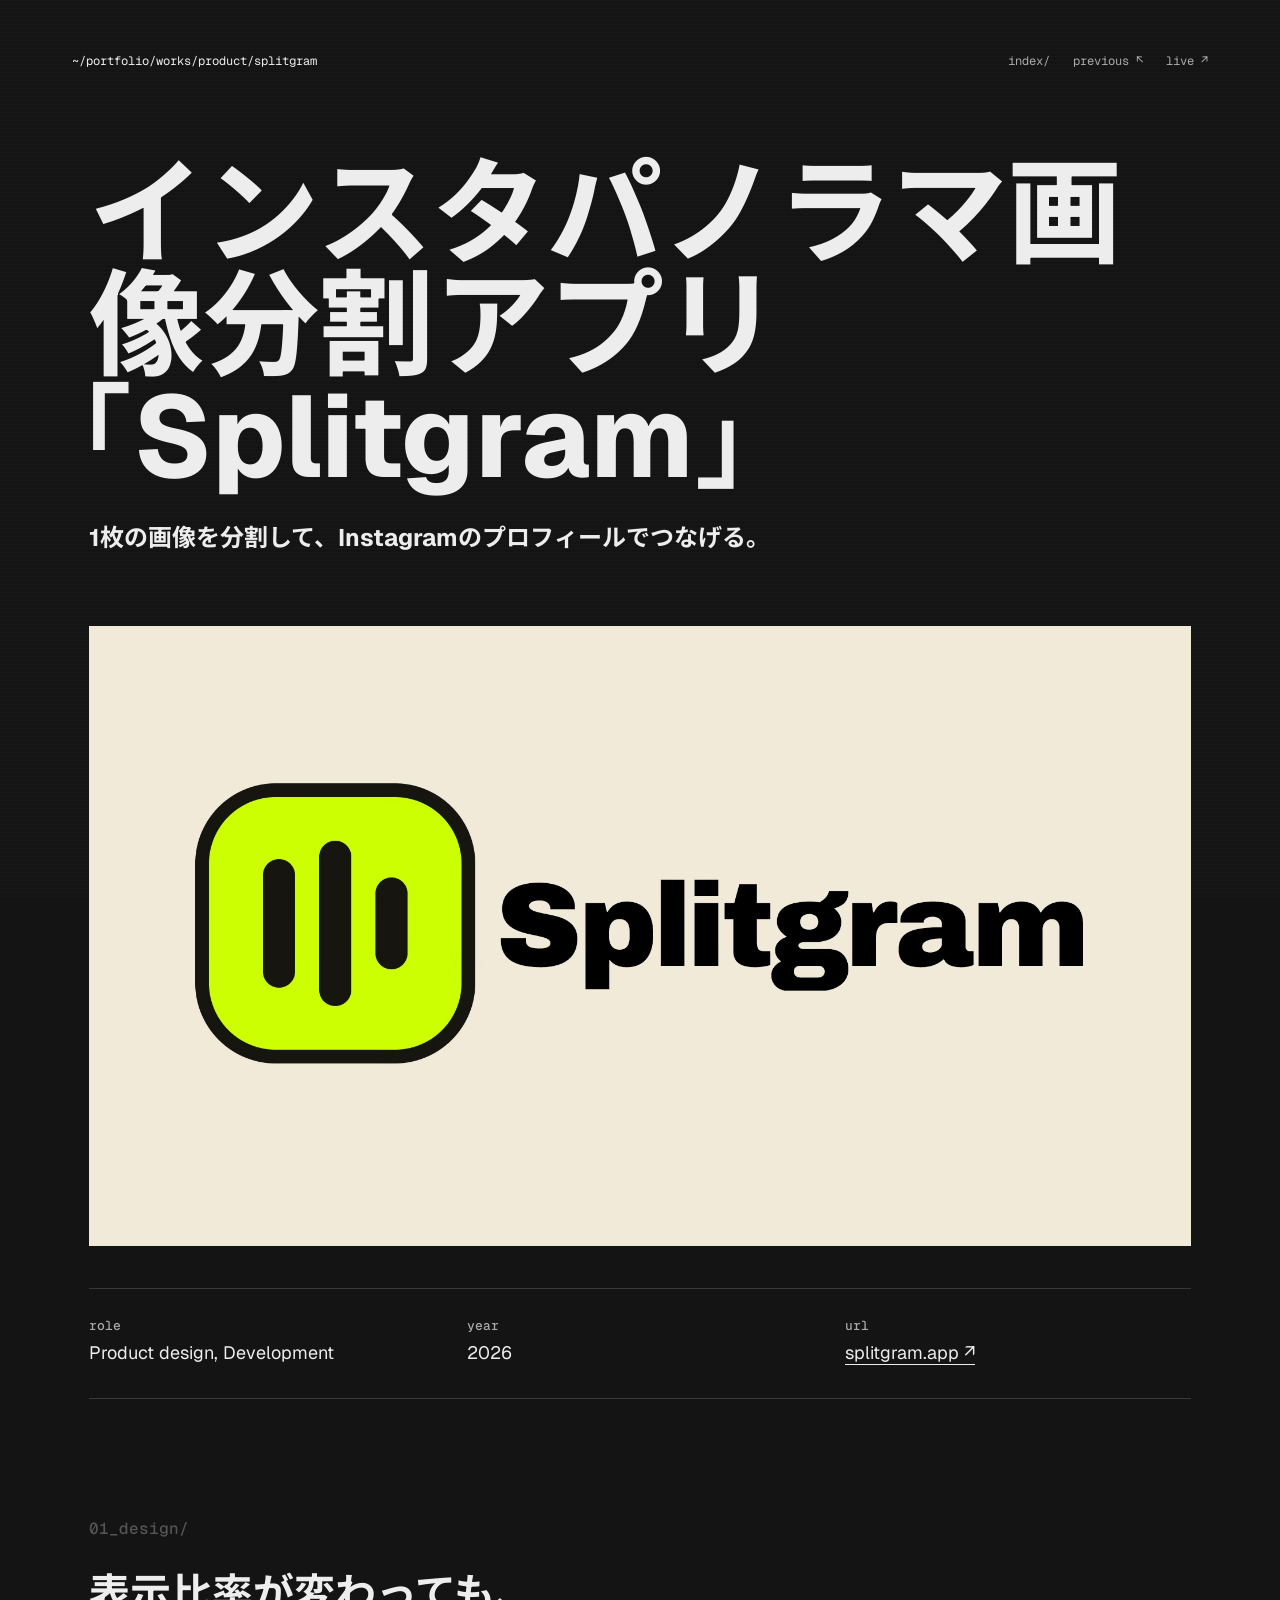
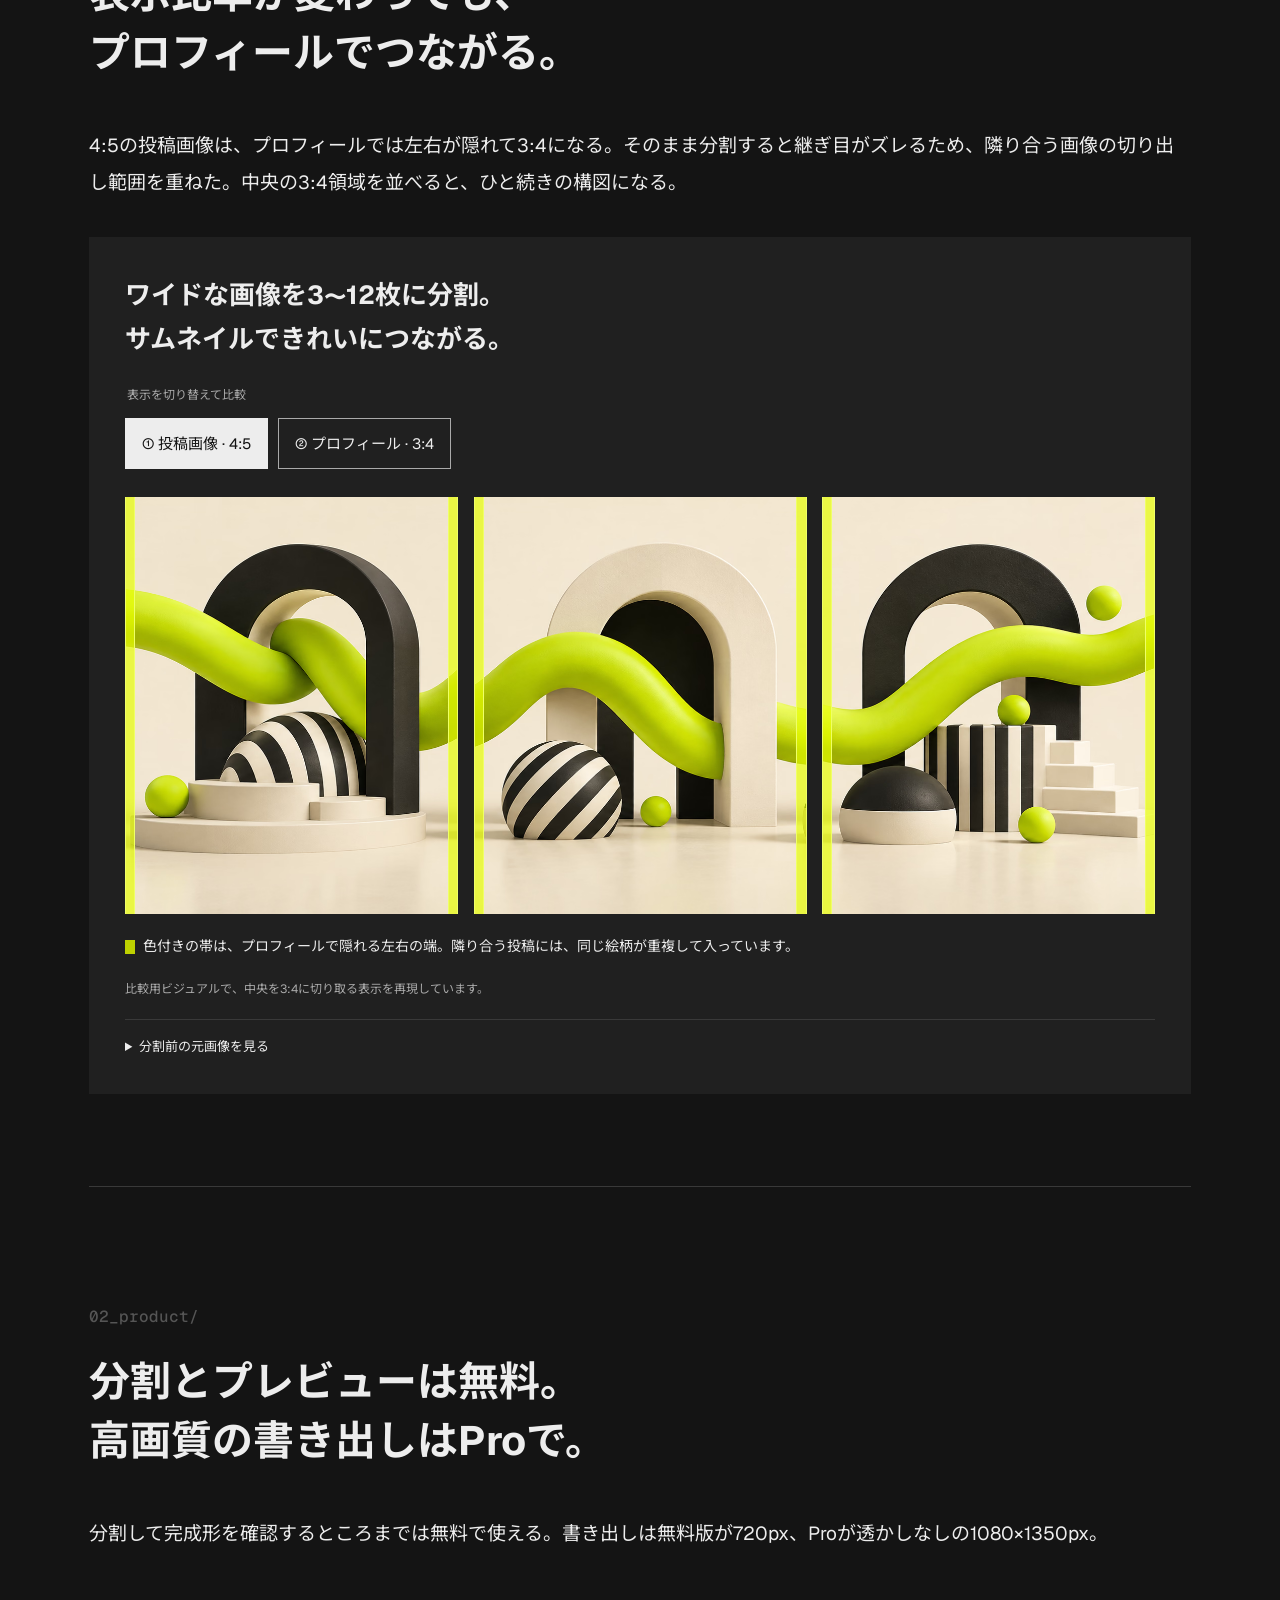
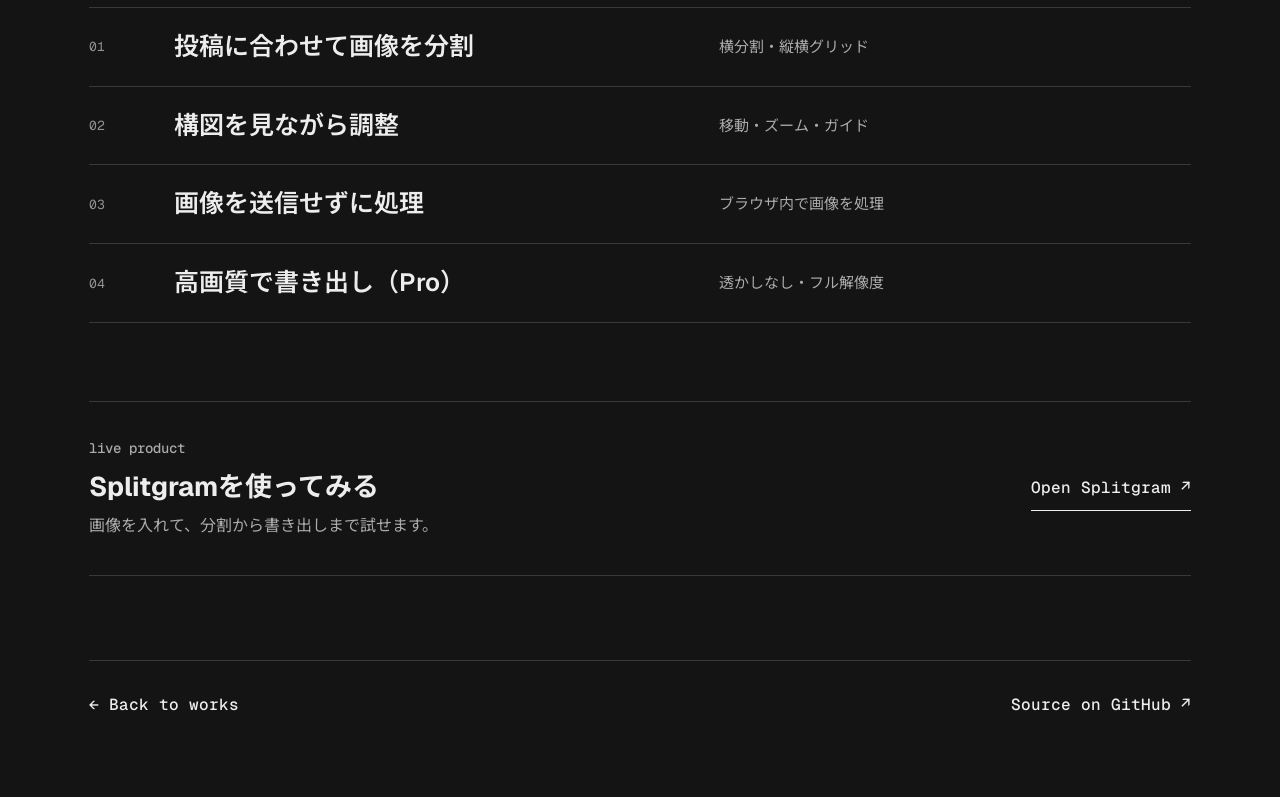
<file: works/product/splitgram.html>
<!doctype html>
<html lang="ja"><head><script src="../../theme.js?v=dark-default-20261104"></script><script>(function(){try{if(!window.matchMedia('(prefers-reduced-motion: reduce)').matches&&!sessionStorage.getItem('portfolio-loader-shown')){document.documentElement.classList.add('intro-active');window.__portfolioLoaderStart=performance.now();sessionStorage.setItem('portfolio-loader-shown','1');window.setTimeout(function(){document.documentElement.classList.remove('intro-active','intro-exit')},2500)}}catch(e){}})();</script>
<meta charset="utf-8"><meta name="viewport" content="width=device-width,initial-scale=1"><meta name="theme-color" content="#141414">
<title>インスタパノラマ画像分割アプリ「Splitgram」 — Portfolio</title>
<meta name="description" content="Splitgram: Instagram carousel and grid splitter. Overlapping 4:5 crops for a connected 3:4 profile grid, built for the browser.">
<link rel="stylesheet" href="../../style.css?v=single-full-case-path-20261125">
<link rel="icon" type="image/svg+xml" href="../../favicon.svg?v=pixel-k-20261103"></head><body><div id="site-loader" class="site-loader" role="status" aria-label="Portfolio loading" aria-live="polite"><div class="loader-content"><div class="loader-dots" aria-hidden="true"><span></span><span></span><span></span><span></span><span></span><span></span><span></span><span></span><span></span><span></span></div><p class="loader-line">&gt; <span data-loader-status>loading portfolio</span><span class="loader-cursor" aria-hidden="true">_</span></p></div></div>
<nav class="case-header" aria-label="サイトナビゲーション"><div class="scroll-path case-path" aria-label="現在のパス"><a href="../../index.html">~/portfolio</a><span>/works/product/splitgram</span></div><div class="case-navlinks"><a href="../../index.html">index/</a><a href="torabo-tsuki-keymapper.html">previous ↖</a><a href="https://splitgram.app/" target="_blank" rel="noopener noreferrer">live ↗</a></div></nav>
<main class="site page case-study splitgram-case">
<header class="page-hero">

<h1>インスタパノラマ画像分割アプリ「Splitgram」</h1>
<p class="lead">1枚の画像を分割して、Instagramのプロフィールでつなげる。</p>
<figure class="hero-image"><img src="../../assets/splitgram.avif" alt="クリーム色の背景にライム色のアイコンと黒いSplitgramロゴ" width="1920" height="1080" decoding="async"></figure>
<dl class="meta-grid">
<div class="metadata"><dt>role</dt><dd>Product design, Development</dd></div>
<div class="metadata"><dt>year</dt><dd>2026</dd></div>
<div class="metadata metadata--url"><dt>url</dt><dd><a href="https://splitgram.app/" target="_blank" rel="noopener noreferrer">splitgram.app ↗</a></dd></div>
</dl>
</header>
<section class="main-section" id="design">
<p class="section-id" id="context">01_design/</p>
<h2 class="section-heading">表示比率が変わっても、<br>プロフィールでつながる。</h2>
<p class="body-copy">4:5の投稿画像は、プロフィールでは左右が隠れて3:4になる。そのまま分割すると継ぎ目がズレるため、隣り合う画像の切り出し範囲を重ねた。中央の3:4領域を並べると、ひと続きの構図になる。</p>
<div class="sg-overlap-demo">
<p class="sg-demo-intro"><span>ワイドな画像を3〜12枚に分割。</span><span>サムネイルできれいにつながる。</span></p>
<fieldset class="sg-view-switch">
<legend>表示を切り替えて比較</legend>
<input type="radio" name="sg-view" id="sg-view-post" checked><label for="sg-view-post">① 投稿画像 · 4:5</label>
<input type="radio" name="sg-view" id="sg-view-grid"><label for="sg-view-grid">② プロフィール · 3:4</label>
<div class="sg-view-stage">
<div class="sg-view-strip">
<div class="sg-view-crop"><div class="sg-art-window sg-art-window--left"><img src="../../assets/splitgram-overlap-art.avif" alt="左の表示範囲。クリーム色と黒のアーチをライム色のリボンが横断する" width="1900" height="828" loading="lazy" decoding="async"></div><span class="sg-edge sg-edge-left"></span><span class="sg-edge sg-edge-right"></span></div>
<div class="sg-view-crop"><div class="sg-art-window sg-art-window--center"><img src="../../assets/splitgram-overlap-art.avif" alt="中央の表示範囲。クリーム色と黒のアーチをライム色のリボンが横断する" width="1900" height="828" loading="lazy" decoding="async"></div><span class="sg-edge sg-edge-left"></span><span class="sg-edge sg-edge-right"></span></div>
<div class="sg-view-crop"><div class="sg-art-window sg-art-window--right"><img src="../../assets/splitgram-overlap-art.avif" alt="右の表示範囲。クリーム色と黒のアーチをライム色のリボンが横断する" width="1900" height="828" loading="lazy" decoding="async"></div><span class="sg-edge sg-edge-left"></span><span class="sg-edge sg-edge-right"></span></div>
</div>
<p class="sg-view-note sg-note-post"><span class="sg-edge-key" aria-hidden="true"></span>色付きの帯は、プロフィールで隠れる左右の端。隣り合う投稿には、同じ絵柄が重複して入っています。</p>
<p class="sg-view-note sg-note-grid">左右の端が隠れ、中央の3:4領域が並びます。継ぎ目を見ながら①と②を切り替えてみてください。</p>
</div>
</fieldset>
<p class="sg-demo-footnote">比較用ビジュアルで、中央を3:4に切り取る表示を再現しています。</p>
<details class="sg-source-details"><summary>分割前の元画像を見る</summary><img src="../../assets/splitgram-overlap-art.avif" alt="3つのアーチをライム色のリボンが横断する、分割前の横長ビジュアル" width="1900" height="828" loading="lazy" decoding="async"></details>
</div>
</section>
<div class="section-divider"></div>
<section class="main-section" id="product">
<p class="section-id">02_product/</p>
<h2 class="section-heading">分割とプレビューは無料。<br>高画質の書き出しはProで。</h2>
<p class="body-copy">分割して完成形を確認するところまでは無料で使える。書き出しは無料版が720px、Proが透かしなしの1080×1350px。</p>
<div class="sg-feature-list" aria-label="Splitgramの機能一覧">
<div><span class="sg-feature-index">01</span><strong>投稿に合わせて画像を分割</strong><span>横分割・縦横グリッド</span></div>
<div><span class="sg-feature-index">02</span><strong>構図を見ながら調整</strong><span>移動・ズーム・ガイド</span></div>
<div><span class="sg-feature-index">03</span><strong>画像を送信せずに処理</strong><span>ブラウザ内で画像を処理</span></div>
<div><span class="sg-feature-index">04</span><strong>高画質で書き出し（Pro）</strong><span>透かしなし・フル解像度</span></div>
</div>

<div class="sg-live-cta"><div><p class="small-label">live product</p><h3>Splitgramを使ってみる</h3><p>画像を入れて、分割から書き出しまで試せます。</p></div><a href="https://splitgram.app/" target="_blank" rel="noopener noreferrer">Open Splitgram ↗</a></div>
</section>
<footer class="page-footer"><a href="../../index.html">← Back to works</a><a href="https://github.com/kei0001/Splitgram" target="_blank" rel="noopener noreferrer">Source on GitHub ↗</a></footer>
</main><script src="../../main.js?v=dark-preview-20261104" defer></script></body></html>
</file>
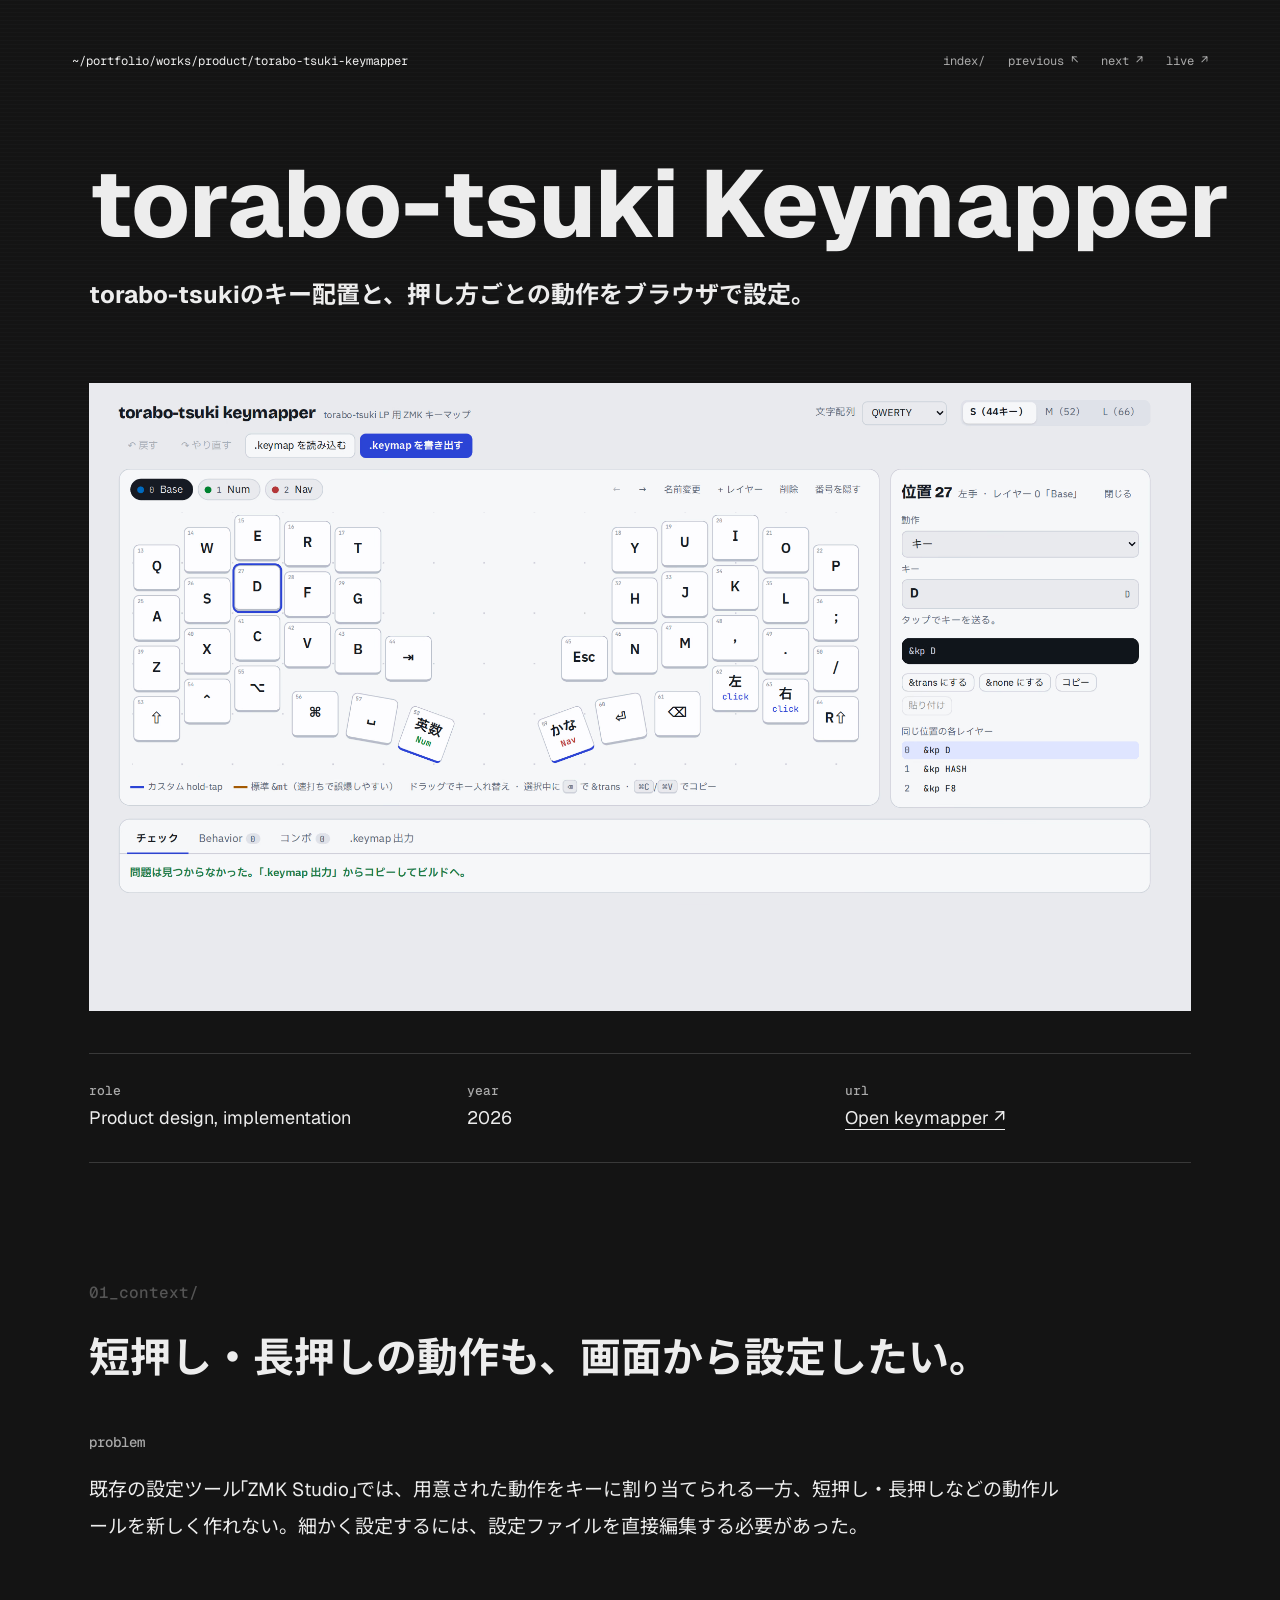
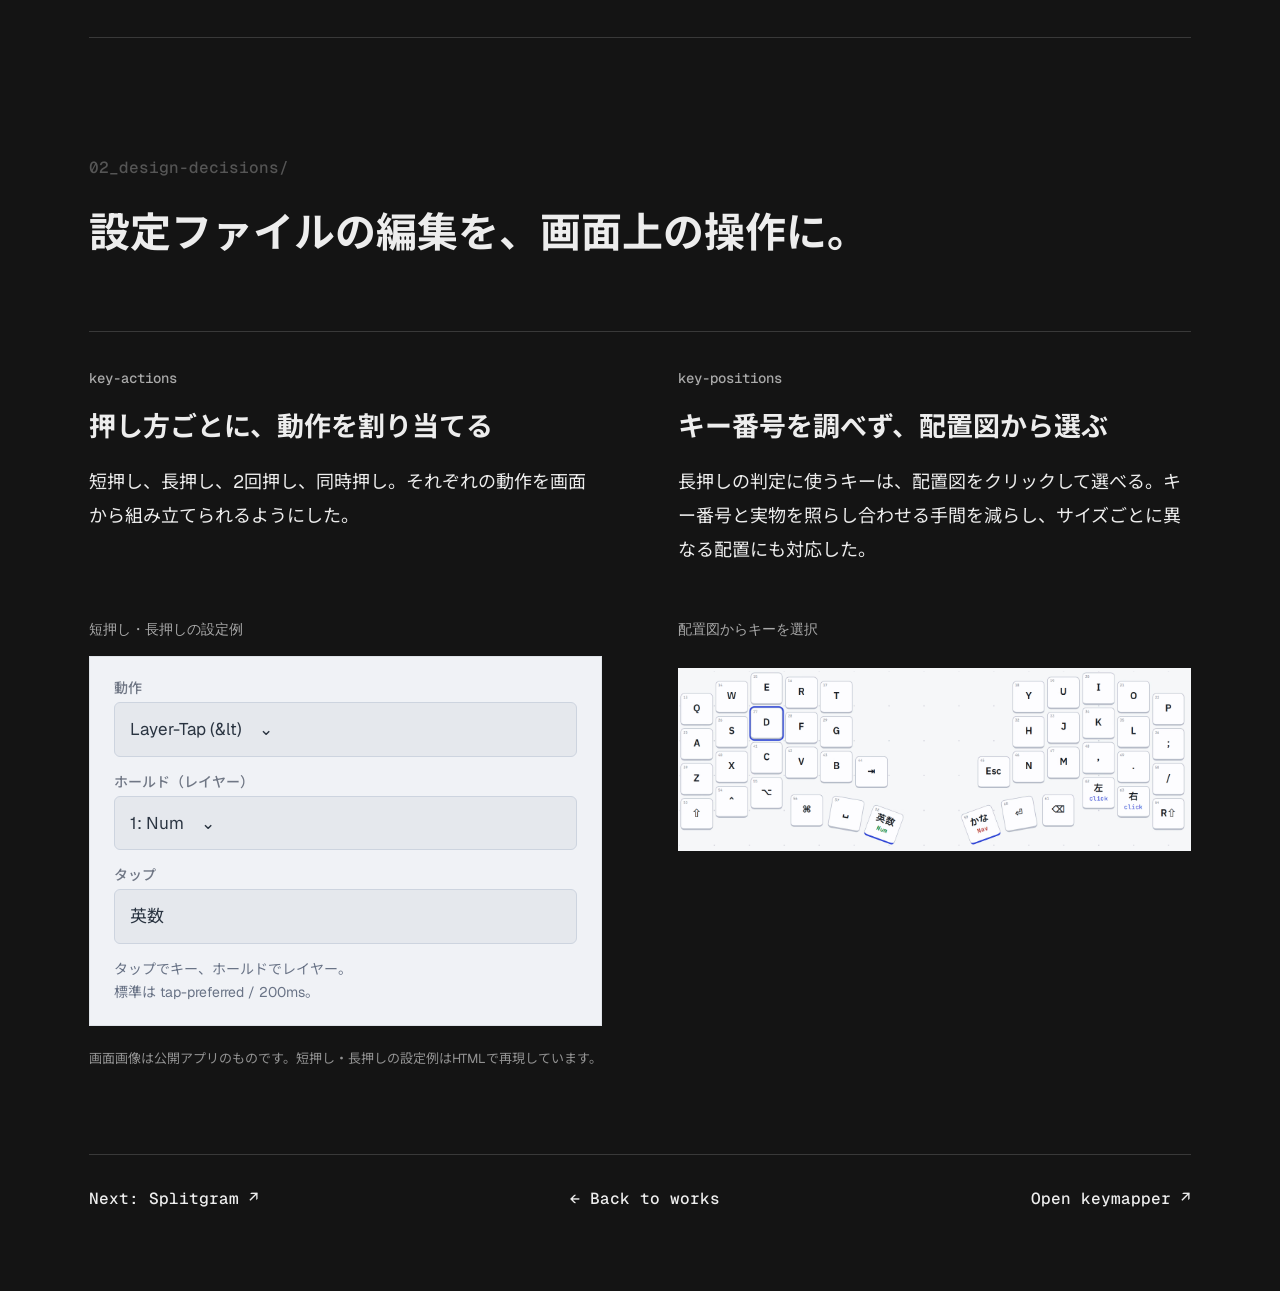
<file: works/product/torabo-tsuki-keymapper.html>
<!doctype html><html lang="ja"><head><script src="../../theme.js?v=dark-default-20261104"></script><script>(function(){try{if(!window.matchMedia('(prefers-reduced-motion: reduce)').matches&&!sessionStorage.getItem('portfolio-loader-shown')){document.documentElement.classList.add('intro-active');window.__portfolioLoaderStart=performance.now();sessionStorage.setItem('portfolio-loader-shown','1');window.setTimeout(function(){document.documentElement.classList.remove('intro-active','intro-exit')},2500)}}catch(e){}})();</script><meta charset="utf-8"><meta name="viewport" content="width=device-width, initial-scale=1"><meta name="theme-color" content="#141414"><title>torabo-tsuki Keymapper — Portfolio</title><meta name="description" content="A browser-based ZMK keymap editor, designed for easier key action definition and key position selection."><link rel="stylesheet" href="../../style.css?v=single-full-case-path-20261125"><link rel="icon" type="image/svg+xml" href="../../favicon.svg?v=pixel-k-20261103"></head><body><div id="site-loader" class="site-loader" role="status" aria-label="Portfolio loading" aria-live="polite"><div class="loader-content"><div class="loader-dots" aria-hidden="true"><span></span><span></span><span></span><span></span><span></span><span></span><span></span><span></span><span></span><span></span></div><p class="loader-line">&gt; <span data-loader-status>loading portfolio</span><span class="loader-cursor" aria-hidden="true">_</span></p></div></div><nav class="case-header" aria-label="サイトナビゲーション"><div class="scroll-path case-path" aria-label="現在のパス"><a href="../../index.html">~/portfolio</a><span>/works/product/torabo-tsuki-keymapper</span></div><div class="case-navlinks"><a href="../../index.html">index/</a><a href="lustr.html">previous ↖</a><a href="splitgram.html">next ↗</a><a href="https://kei0001.github.io/torabo-tsuki_keymapper/" target="_blank" rel="noopener noreferrer">live ↗</a></div></nav><main class="site page case-study"><header class="page-hero"><h1 class="long">torabo-tsuki Keymapper</h1><p class="lead">torabo-tsukiのキー配置と、押し方ごとの動作をブラウザで設定。</p><figure class="hero-image km-actual-screenshot"><img src="../../assets/torabo-keymapper-screenshot.avif" alt="公開中のtorabo-tsuki Keymapperの操作画面。カラムスタッガードの左右分割キーボードと選択したキーの編集パネル" width="2160" height="1230" decoding="async"></figure><dl class="meta-grid"><div class="metadata"><dt>role</dt><dd>Product design, implementation</dd></div><div class="metadata"><dt>year</dt><dd>2026</dd></div><div class="metadata metadata--url"><dt>url</dt><dd><a href="https://kei0001.github.io/torabo-tsuki_keymapper/" target="_blank" rel="noopener noreferrer">Open keymapper ↗</a></dd></div></dl></header><section class="main-section context" id="context"><p class="section-id">01_context/</p><h2 class="section-heading">短押し・長押しの動作も、画面から設定したい。</h2><p class="small-label">problem</p><p class="body-copy">既存の設定ツール「ZMK Studio」では、用意された動作をキーに割り当てられる一方、短押し・長押しなどの動作ルールを新しく作れない。細かく設定するには、設定ファイルを直接編集する必要があった。</p></section><div class="section-divider"></div><section class="main-section" id="design"><p class="section-id">02_design-decisions/</p><h2 class="section-heading">設定ファイルの編集を、画面上の操作に。</h2><div class="decision-cards"><article><p class="small-label">key-actions</p><h3 class="decision-title">押し方ごとに、動作を割り当てる</h3><p class="detail-copy">短押し、長押し、2回押し、同時押し。それぞれの動作を画面から組み立てられるようにした。</p><p class="visual-label">短押し・長押しの設定例</p><div class="km-inspector" role="img" aria-label="短押しと長押しの設定項目をHTMLで表現した図"><div class="field"><label>動作</label><div class="fake-input">Layer-Tap (&amp;lt)　⌄</div></div><div class="field"><label>ホールド（レイヤー）</label><div class="fake-input">1: Num　⌄</div></div><div class="field"><label>タップ</label><div class="fake-input">英数</div></div><div class="helper">タップでキー、ホールドでレイヤー。<br>標準は tap-preferred / 200ms。</div></div></article><article><p class="small-label">key-positions</p><h3 class="decision-title">キー番号を調べず、配置図から選ぶ</h3><p class="detail-copy">長押しの判定に使うキーは、配置図をクリックして選べる。キー番号と実物を照らし合わせる手間を減らし、サイズごとに異なる配置にも対応した。</p><p class="visual-label">配置図からキーを選択</p><div class="decision-visual km-actual-screenshot"><img src="../../assets/torabo-keymapper-positions.avif" alt="公開アプリのキー位置表示。左右のカラムスタッガード形状と各キーの位置番号を示す" width="1440" height="520" loading="lazy" decoding="async"></div></article></div><p class="footnote">画面画像は公開アプリのものです。短押し・長押しの設定例はHTMLで再現しています。</p></section><footer class="page-footer"><a href="splitgram.html">Next: Splitgram ↗</a><a href="../../index.html">← Back to works</a><a href="https://kei0001.github.io/torabo-tsuki_keymapper/" target="_blank" rel="noopener noreferrer">Open keymapper ↗</a></footer></main><script src="../../main.js?v=dark-preview-20261104" defer></script></body></html>
</file>
<file: style.css>
@import url('https://fonts.googleapis.com/css2?family=Geist:wght@200;400;500;600;700;800&family=Geist+Mono:wght@200;400;500;600&family=Geist+Pixel:ELSH@0..100&family=Noto+Sans+JP:wght@400;500;600;700&display=swap');
:root{--site-width:1280px;--ink:#141414;--secondary:#666;--muted:#898989;--line:#d4d4d4;--paper:#fafafa;--panel:#f3f3f3;--gut:clamp(24px,6.95vw,100px);--sans:'Geist','Noto Sans JP',sans-serif;--mono:'Geist Mono',monospace;--jp:'Geist','Noto Sans JP',sans-serif}
*{box-sizing:border-box}html{scroll-behavior:smooth}body{margin:0;background:var(--paper);color:var(--ink);font:400 17px/1.7 var(--sans);-webkit-font-smoothing:antialiased}a{color:inherit;text-decoration:none}a:hover{text-decoration:underline;text-underline-offset:4px}a:focus-visible,button:focus-visible{outline:2px solid #777;outline-offset:4px}button{font:inherit;cursor:pointer}.site{width:100%;max-width:var(--site-width);margin:0 auto}.page{padding:78px var(--gut) 80px}.mono,.path,.section-id,.micro,.tags,.visual-label,.metadata dt,.section-index,.eyebrow{font-family:var(--mono)}.path{font-size:16px;font-weight:500;letter-spacing:-.02em;line-height:1.5}.path a{display:inline-block}
.page-hero h1{font-size:clamp(70px,9vw,128px);line-height:.97;font-weight:750;letter-spacing:0;margin:46px 0 26px}.page-hero h1.long{font-size:clamp(41px,7.4vw,106px);letter-spacing:0;white-space:nowrap}.page-hero .lead{font-family:var(--jp);font-size:24px;font-weight:700;line-height:1.55;margin:18px 0 70px}.hero-image{margin:0;max-width:100%;background:#e9edf1;overflow:hidden}.hero-image img{display:block;width:100%;height:auto}.hero-image img.lustr-screenshot{aspect-ratio:2048/1250;object-fit:cover}
.meta-grid{display:grid;grid-template-columns:repeat(3,minmax(0,1fr));gap:32px;border-top:1px solid var(--line);border-bottom:1px solid var(--line);margin:42px 0 0;padding:26px 0 32px}.metadata dt{font-size:13px;font-weight:500;color:var(--secondary);margin-bottom:3px}.metadata dd{font-size:18px;line-height:1.4;margin:0}.metadata a{display:inline-block}
.main-section{padding-top:118px}.section-id{color:#555;font-size:16px;font-weight:500;line-height:1.5;margin:0 0 24px}.section-heading{font-family:var(--jp);font-weight:700;font-size:clamp(27px,3.2vw,46px);line-height:1.44;letter-spacing:0;margin:0 0 44px}.section-heading.en{font-family:var(--sans);font-size:clamp(44px,5vw,65px);line-height:1.1;letter-spacing:0}.small-label{font:500 14px/1.5 var(--mono);color:var(--secondary);margin:0 0 18px}.body-copy{font-family:var(--jp);font-size:19px;line-height:1.95;letter-spacing:0;margin:0}.context .body-copy{max-width:980px}.section-divider{height:1px;background:var(--line);margin:92px 0 0}
.decision-block{margin-top:48px}.decision-title{font:700 28px/1.48 var(--jp);letter-spacing:0;margin:0 0 18px}.detail-copy{font:400 18px/1.9 var(--jp);letter-spacing:0;margin:0 0 18px}.tags{font-size:14px;color:var(--secondary);letter-spacing:0;line-height:1.7;margin:22px 0 0}.decision-visual{margin:26px 0 0;background:#f1f2f3}.decision-visual img{display:block;width:100%;height:auto}.fidelity-visual{margin:35px 0 0;width:100%;max-width:1240px;background:#000;overflow:hidden}.fidelity-visual img{display:block;width:100%;height:auto}.decision-layout{display:grid;grid-template-columns:minmax(0,1fr) minmax(0,1fr);gap:clamp(28px,6vw,100px)}.decision-layout.compact{margin-top:75px}.decision-layout>*{min-width:0}
.workflow{border-top:1px solid var(--line);border-bottom:1px solid var(--line);margin:44px 0 0;padding:40px 0 46px}.workflow-row{display:grid;grid-template-columns:1fr 1fr;gap:80px}.flow-label{font:500 15px var(--mono);color:var(--secondary);margin:0 0 16px}.flow-items{display:flex;align-items:center;gap:12px;flex-wrap:wrap}.flow-node{font:500 15px/1.35 var(--mono);padding:13px 16px;border:1px solid #cfcfcf;background:#fff}.flow-arrow{color:#999;font:400 23px var(--mono)}.workflow-note{color:var(--secondary);font:400 14px/1.6 var(--jp);margin:14px 0 0}
.outcome .section-heading{margin-bottom:45px}.stats{display:grid;grid-template-columns:repeat(3,minmax(0,1fr));gap:46px;margin:40px 0 20px}.stat-label{font:500 15px/1.5 var(--mono);color:var(--secondary);display:block}.stat-value{font:700 clamp(42px,5vw,67px)/1.1 var(--sans);letter-spacing:0;display:block;margin-top:12px}.stat-note{font:400 13px/1.5 var(--mono);color:var(--muted);display:block;margin-top:7px}.analytics{margin-top:65px}.analytics img{display:block;width:100%;height:auto;border-bottom:1px solid var(--line);padding-bottom:24px}.analytics-caption{font:400 14px/1.8 var(--mono);color:var(--secondary);margin:20px 0 0}.learn-grid{display:grid;grid-template-columns:1fr 1fr;gap:80px;margin-top:50px}.mini-heading{font:500 16px var(--mono);color:var(--secondary);margin:0 0 15px}.learn-grid p{font:400 19px/1.85 var(--jp);margin:0}
.page-footer{border-top:1px solid var(--line);padding-top:32px;margin-top:92px;display:flex;justify-content:space-between;gap:32px;align-items:center;font:500 16px/1.5 var(--mono)}.page-footer a:hover{transform:translateY(-1px)}.footnote{font:400 13px/1.7 var(--jp);color:var(--muted);margin-top:22px}.topnav{display:flex;align-items:center;justify-content:space-between;gap:20px;position:sticky;z-index:20;top:0;padding:16px var(--gut);background:rgba(244,244,244,.94);border-bottom:1px solid #eee;backdrop-filter:blur(12px);font:500 13px var(--mono)}.topnav a.active{color:var(--ink)}.topnav .navlinks{display:flex;gap:25px}.topnav .brand{font-weight:500}.muted{color:var(--secondary)}
.home{position:relative;min-height:100vh;padding:80px var(--gut) 95px}.home .path{margin-bottom:42px}.tree-layout{display:grid;grid-template-columns:minmax(0,1fr) minmax(300px,.64fr);gap:50px}.tree-nav{font:200 clamp(15px,1.8vw,24px)/1.36 var(--mono);white-space:pre;letter-spacing:0;overflow-x:auto;scrollbar-width:thin}.tree-nav a{display:inline;color:var(--ink);text-decoration:none}.tree-nav a:hover{background:var(--ink);color:#fff}.tree-nav .disabled{color:#999}.intro-metadata{align-self:end;margin:0 0 45px auto;font:500 14px/1.75 var(--mono);max-width:390px}.home-after{display:grid;grid-template-columns:1fr 1fr;gap:80px;border-top:1px solid var(--line);padding-top:48px;margin-top:92px}.home-after .section-id{font-family:var(--mono);letter-spacing:0}
.home-after h2{font:700 26px/1.4 var(--sans);letter-spacing:0;margin:0 0 13px}.home-after p{font-family:var(--jp);font-size:16px;line-height:1.9}.home-after a{font:500 15px var(--mono)}
.km-window{background:#e9edf3;border:1px solid #e1e5eb;padding:12px 12px 24px;color:#1f2937;font-family:var(--sans);overflow:hidden}.km-appbar{display:flex;justify-content:space-between;align-items:center;gap:18px;margin-bottom:14px;font-size:14px}.km-appbar strong{font-weight:750;font-size:20px;letter-spacing:-.035em}.km-appbar span{font-size:11px;color:#7c8799}.km-actions{display:flex;justify-content:space-between;gap:12px;margin-bottom:18px}.km-btn{font:500 12px var(--jp);border:1px solid #ccd2db;border-radius:4px;padding:5px 11px;background:#fafbfc;color:#344054}.km-btn.primary{background:#354cde;color:white;border-color:#354cde}.km-layers{display:flex;gap:6px;margin-bottom:18px}.km-tab{border:1px solid #d9e0e8;background:#f6f7fa;padding:5px 12px;border-radius:30px;font:500 13px var(--sans)}.km-tab.active{background:#121824;color:#fff}.km-tab i{display:inline-block;width:7px;height:7px;background:#3574eb;border-radius:50%;margin-right:6px}.km-keyboard{display:grid;grid-template-columns:1fr 1fr;gap:clamp(25px,5vw,96px);padding:40px 18px 45px;background:#f7f8fa;border:1px solid #dbe0e7;border-radius:10px}.kb-half{display:flex;flex-direction:column;gap:5px}.kb-row{display:flex;justify-content:center;gap:5px}.key{flex:1 1 0;min-width:0;max-width:66px;aspect-ratio:1.03;display:flex;align-items:center;justify-content:center;border:1px solid #c5cedc;border-bottom:3px solid #b8c2cf;border-radius:7px;background:#fff;font-size:clamp(10px,1.22vw,17px);font-weight:600;box-shadow:0 1px 0 #ddd;user-select:none}.key.accent{border-color:#344dfe;box-shadow:0 0 0 2px #344dfe inset}.key.small{font-size:10px}.km-help{font:400 11px/1.6 var(--jp);color:#6b7280;margin:16px 12px 0}.km-inspector{padding:20px 24px;background:#f0f2f6;color:#303846;min-height:290px;border:1px solid #dfe3e8;font-family:var(--jp)}.km-inspector .field{margin-bottom:14px}.km-inspector label{display:block;font:500 14px var(--jp);color:#707785;margin-bottom:5px}.km-inspector .fake-input{background:#e5e8ed;border:1px solid #cdd4df;border-radius:6px;padding:12px 15px;font-size:17px;color:#2a3441}.km-inspector .helper{font-size:14px;color:#697386;line-height:1.65}.km-crop{display:flex;align-items:center;justify-content:center;padding:26px 21px;background:#f3f5f9;min-height:290px;border:1px solid #e5e8ed}.km-crop .kb-half{width:100%;max-width:530px}.km-crop .key{font-size:clamp(12px,1.6vw,20px);aspect-ratio:1.04}.km-crop .kb-row{gap:7px}.decision-cards{display:grid;grid-template-columns:1fr 1fr;gap:clamp(28px,6vw,100px);border-top:1px solid var(--line);padding-top:36px;margin-top:68px}.decision-cards article{min-width:0}.decision-cards .decision-title{font-size:27px}.decision-cards .detail-copy{min-height:135px}.visual-label{font-size:14px;color:var(--secondary);margin:0 0 14px}.case-study .page-footer{margin-top:84px}
@media(max-width:850px){:root{--gut:clamp(22px,5vw,42px)}.page{padding-top:48px}.page-hero h1.long{white-space:normal;overflow-wrap:anywhere;font-size:clamp(46px,10vw,85px)}.page-hero .lead{margin-bottom:48px;font-size:20px}.main-section{padding-top:88px}.decision-layout,.workflow-row,.learn-grid,.decision-cards{grid-template-columns:1fr;gap:40px}.decision-cards .detail-copy{min-height:0}.stats{gap:15px}.section-divider{margin-top:65px}.tree-layout{grid-template-columns:1fr}.intro-metadata{margin:35px 0 0;max-width:100%}.home-after{gap:40px}.km-keyboard{gap:24px;padding:25px 10px 32px}.key{font-size:12px}}
@media(max-width:560px){.topnav{font-size:12px}.topnav .navlinks{gap:12px}.topnav .navlinks a:nth-last-child(2){display:none}.page{padding-bottom:44px}.page-hero h1{font-size:68px}.page-hero h1.long{font-size:48px}.page-hero .lead{font-size:17px}.meta-grid{grid-template-columns:1fr 1fr;gap:22px 15px;margin-top:27px;padding:24px 0}.metadata dd{font-size:15px}.main-section{padding-top:76px}.section-heading{font-size:30px;margin-bottom:26px}.section-heading.en{font-size:43px}.body-copy,.detail-copy{font-size:16px;line-height:1.85}.decision-title,.decision-cards .decision-title{font-size:21px}.section-id{font-size:14px}.stats{grid-template-columns:1fr 1fr;row-gap:28px}.stat-label{font-size:12px}.stat-value{font-size:43px}.analytics{margin-top:44px}.page-footer{flex-wrap:wrap;gap:22px;font-size:14px;margin-top:64px}.home{padding-top:47px}.tree-nav{font-size:15px;line-height:1.45;letter-spacing:0}.home-after{grid-template-columns:1fr}.intro-metadata{font-size:12px}.km-window{padding:10px}.km-actions{flex-wrap:wrap}.km-actions>div{display:flex;flex-wrap:wrap;gap:5px}.km-actions .km-btn{font-size:10px;padding:5px 7px}.km-appbar span{display:none}.km-keyboard{gap:12px;padding:20px 5px}.kb-row{gap:2px}.key{font-size:9px;border-radius:4px;border-bottom-width:2px}.km-tab{font-size:10px;padding:4px 10px}.km-inspector{padding:14px}.km-crop{min-height:230px;padding:14px}.km-crop .key{font-size:11px}.decision-cards{gap:50px}.path{font-size:12px;overflow-wrap:anywhere}}
@media(prefers-reduced-motion:reduce){html{scroll-behavior:auto}*{animation:none!important;transition:none!important}}
/* Numbered category covers — works is the parent directory. */
.works-sections{margin-top:clamp(76px,9vw,124px);scroll-margin-top:32px}
.category-section{scroll-margin-top:32px}
.category-section + .category-section{margin-top:clamp(88px,10vw,144px)}
.category-cover{display:flex;flex-direction:column;padding:0 0 clamp(64px,7vw,105px)}
.category-path{font-size:18px;font-weight:500;line-height:1.5;margin:0}
.category-headline{display:flex;align-items:flex-end;gap:clamp(22px,3vw,42px);margin:clamp(24px,3.3vw,48px) 0 0;line-height:1;font-weight:200}
.category-number{display:block;flex:none;font-family:"Geist Pixel",var(--mono);font-size:clamp(120px,23vw,326px);font-weight:400;font-variation-settings:"ELSH" 20;font-synthesis:none;line-height:.88;letter-spacing:-.03em;white-space:nowrap;font-variant-numeric:lining-nums}
.category-headline-text{font:200 clamp(42px,7vw,96px)/1.03 var(--mono);letter-spacing:0;white-space:nowrap;padding-bottom:2px}
.category-directory{padding-top:0}
.works-projects{border-top:1px solid var(--line)}
.work-entry{display:grid;grid-template-columns:minmax(0,1.15fr) minmax(0,.85fr) 22px;align-items:center;gap:24px;padding:24px 4px;border-bottom:1px solid var(--line);text-decoration:none}
.work-entry:hover{text-decoration:none;background:#f4f4f4}
.work-entry-name{font:400 clamp(21px,2.2vw,30px)/1.35 var(--sans);letter-spacing:0}
.work-entry-description{font:400 14px/1.5 var(--mono);color:var(--secondary)}
.work-entry-arrow{justify-self:end;font:400 20px/1 var(--mono)}
.work-entry-disabled{color:#999}
.work-entry-disabled:hover{background:none}
.work-entry-disabled .work-entry-description{color:#999}
.category-progress{font:400 14px/1.5 var(--mono);color:var(--muted);margin:26px 0 0}
.works-sections + .home-after{margin-top:clamp(110px,14vw,190px)}
@media(max-width:850px){
 .works-sections{margin-top:80px}
 .category-cover{padding-bottom:clamp(58px,7vw,82px)}
 .category-headline{gap:clamp(13px,3vw,32px);margin-top:clamp(22px,3.5vw,30px)}
 .category-number{font-size:clamp(125px,23vw,255px)}
 .category-headline-text{font-size:clamp(35px,7.1vw,73px)}
}
@media(max-width:560px){
 .works-sections{margin-top:65px}
 .category-section + .category-section{margin-top:78px}
 .category-cover{padding:0 0 56px}
 .category-path{font-size:13px}
 .category-headline{gap:12px;margin-top:20px}
 .category-number{font-size:clamp(108px,33vw,151px);letter-spacing:-.03em}
 .category-headline-text{font-size:clamp(29px,7.8vw,46px);letter-spacing:0}
 .work-entry{grid-template-columns:minmax(0,1fr) 24px;gap:9px;padding:20px 0}
 .work-entry-name{font-size:23px}
 .work-entry-description{grid-column:1;grid-row:2;font-size:12px}
 .work-entry-arrow{grid-column:2;grid-row:1}
 .category-progress{font-size:12px}
 .works-sections + .home-after{margin-top:100px}
}

/* First-visit loading screen: ten animated dots and one CLI line. */
.site-loader{display:none;position:fixed;inset:0;z-index:9999;background:var(--paper);color:var(--ink);align-items:center;justify-content:center;padding:24px;font-family:var(--mono);opacity:1;transition:opacity 200ms ease}
.intro-active .site-loader{display:flex}
.intro-exit .site-loader{opacity:0;pointer-events:none}
.intro-active body{overflow:hidden}
.loader-content{display:flex;flex-direction:column;align-items:flex-start;gap:28px;max-width:100%}
.loader-dots{display:flex;align-items:center;gap:9px}
.loader-dots span{display:block;width:11px;height:11px;border-radius:50%;background:var(--ink);animation:loader-dot 1s ease-in-out infinite;opacity:.18}
.loader-dots span:nth-child(1){animation-delay:0ms}
.loader-dots span:nth-child(2){animation-delay:85ms}
.loader-dots span:nth-child(3){animation-delay:170ms}
.loader-dots span:nth-child(4){animation-delay:255ms}
.loader-dots span:nth-child(5){animation-delay:340ms}
.loader-dots span:nth-child(6){animation-delay:425ms}
.loader-dots span:nth-child(7){animation-delay:510ms}
.loader-dots span:nth-child(8){animation-delay:595ms}
.loader-dots span:nth-child(9){animation-delay:680ms}
.loader-dots span:nth-child(10){animation-delay:765ms}
.loader-line{margin:0;white-space:nowrap;font:400 clamp(17px,2.4vw,27px)/1.3 var(--mono);letter-spacing:0}
.loader-cursor{display:inline-block;animation:loader-cursor-blink 800ms steps(1,end) infinite}
@keyframes loader-dot{0%,70%,100%{opacity:.18}17%,35%{opacity:1}}
@keyframes loader-cursor-blink{0%,49%{opacity:1}50%,100%{opacity:0}}
@media(max-width:560px){.loader-dots{gap:8px}.loader-dots span{width:9px;height:9px}.loader-content{gap:24px}}
@media(prefers-reduced-motion:reduce){.site-loader,.intro-active .site-loader{display:none!important}.intro-active body{overflow:auto}.loader-dots span,.loader-cursor{animation:none}}

/* Homepage: the original linked Tree itself converges from fullscreen ASCII fragments. */
.portfolio-entry{position:relative;height:260svh;min-height:1350px;background:var(--paper)}
.entry-sticky{position:sticky;top:0;width:100%;max-width:var(--site-width);margin-inline:auto;height:100svh;min-height:520px;overflow:hidden;isolation:isolate}
.entry-meta{position:absolute;z-index:10;top:clamp(24px,4.1vw,57px);left:clamp(22px,5.6vw,90px);right:clamp(22px,5.6vw,90px);display:flex;align-items:start;justify-content:space-between;gap:24px;font:400 clamp(11px,.95vw,13px)/1.5 var(--mono);letter-spacing:0}
.entry-meta a{color:var(--secondary)}
.entry-meta a:hover{color:var(--ink)}
.entry-identity{position:absolute;left:50%;top:50%;transform:translate3d(-50%,-50%,0);z-index:3;text-align:center;pointer-events:none;white-space:nowrap;will-change:opacity,transform}
.entry-identity h1{margin:0;font:700 clamp(64px,10.5vw,154px)/1.05 var(--sans);letter-spacing:-.01em}
.entry-identity p{margin:14px 0 0;font:400 14px/1.5 var(--mono);color:var(--secondary);letter-spacing:0}
.entry-scene{position:absolute;top:50%;left:50%;transform:translate3d(-50%,-50%,0);width:max-content;max-width:calc(100vw - 42px);visibility:hidden;pointer-events:none;font-family:var(--mono)}
.entry-sticky.is-ready .entry-scene{visibility:visible}
.entry-sticky.is-complete .entry-scene{pointer-events:auto}
.entry-prompt,.entry-scene .tree-nav,.entry-next-prompt{font:300 clamp(12px,1.12vw,17px)/1.29 var(--mono);letter-spacing:0}
.entry-prompt{height:2.1em;white-space:pre;opacity:0;will-change:opacity}
.entry-symbol{color:#929292}
.entry-cursor{display:inline-block;animation:entry-caret 900ms steps(1) infinite}
.entry-next-prompt{margin-top:1.29em;height:1.29em;white-space:pre;opacity:0;visibility:hidden;pointer-events:none}
.entry-sticky.is-complete .entry-next-prompt{opacity:1;visibility:visible}
.entry-sticky.is-complete .entry-prompt .entry-cursor{animation:none;opacity:0}
@keyframes entry-caret{50%{opacity:0}}
.entry-scene .tree-nav{margin:8px 0 0;white-space:normal;overflow:visible}
.entry-scene .entry-tree-line{display:block;height:1.29em;line-height:1.29;white-space:pre}
.entry-scene .tree-nav a{color:inherit;text-decoration:none}
.entry-scene .tree-nav a:hover,.entry-scene .tree-nav a:focus-visible{background:var(--ink);color:var(--paper)}
.entry-scene .tree-nav .disabled{color:#999}
.entry-glyph{position:relative;display:inline-block;width:1ch;white-space:pre;text-align:center;will-change:transform,opacity}
.entry-glyph.space{color:transparent}
/* Two independent motion layers: a slow orbit and an irregular light flicker.
   Both fade to zero before the terminal tree becomes readable. */
.entry-drift,.entry-glint{display:inline-block;transform-origin:center;white-space:pre}
.entry-sticky.is-sparkling .entry-glyph.floating .entry-drift{
  animation:entry-drift var(--drift-duration,6.5s) ease-in-out var(--drift-delay,0s) infinite alternate;
}
.entry-sticky.is-sparkling .entry-glyph.twinkle .entry-glint{
  animation:entry-twinkle var(--glint-duration,4s) ease-in-out var(--glint-delay,0s) infinite;
}
@keyframes entry-drift{
  0%{transform:translate3d(calc(var(--drift-x)*var(--float-strength)*-.55),calc(var(--drift-y)*var(--float-strength)*-.55),0) rotate(calc(-2deg*var(--float-strength)))}
  50%{transform:translate3d(calc(var(--drift-x)*var(--float-strength)*.5),calc(var(--drift-y)*var(--float-strength)*1.15),0) rotate(calc(2deg*var(--float-strength)))}
  100%{transform:translate3d(calc(var(--drift-x)*var(--float-strength)*-.9),calc(var(--drift-y)*var(--float-strength)*-.8),0) rotate(calc(-1deg*var(--float-strength)))}
}
@keyframes entry-twinkle{
  0%,18%,77%,100%{opacity:1;transform:scale(1);}
  28%{opacity:calc(1 - .6*var(--float-strength));transform:scale(calc(1 - .05*var(--float-strength)));}
  46%,52%{opacity:1;transform:scale(calc(1 + .19*var(--float-strength)));}
  64%{opacity:calc(1 - .36*var(--float-strength));transform:scale(1);}
}
.entry-sticky.is-complete .entry-glyph{will-change:auto}
.entry-bottom{position:absolute;bottom:clamp(22px,4.5vw,58px);left:clamp(22px,5.6vw,90px);right:clamp(22px,5.6vw,90px);z-index:10;display:flex;justify-content:space-between;align-items:center;gap:16px;font:400 12px/1.5 var(--mono);letter-spacing:0;color:var(--secondary)}
.entry-bottom button{border:0;background:none;color:inherit;font:inherit;padding:6px 0}
.entry-bottom button:hover,.entry-bottom a:hover{text-decoration:underline;text-underline-offset:5px}
#entry-phase{font-size:11px;letter-spacing:.035em;color:#888}
#entry-works{opacity:0;pointer-events:none}
.entry-sticky.is-complete #entry-works{opacity:1;pointer-events:auto}
.entry-progress{position:absolute;top:0;left:0;right:0;height:2px;z-index:10}
.entry-progress-bar{width:100%;height:100%;background:var(--ink);transform:scaleX(0);transform-origin:left;will-change:transform}
@media(max-width:900px){
 .entry-prompt,.entry-scene .tree-nav,.entry-next-prompt{font-size:clamp(10px,1.3vw,14px)}
 .entry-scene{max-width:calc(100vw - 32px)}
 .entry-identity h1{font-size:clamp(64px,12vw,116px)}
 .entry-identity p{font-size:12px}
}
@media(max-width:560px){
 .portfolio-entry{min-height:1130px}
 .entry-sticky{min-height:470px}
 .entry-meta{top:22px;left:22px;right:22px;font-size:11px}
 .entry-meta a{font-size:10px}
 .entry-identity h1{font-size:clamp(52px,14vw,78px)}
 .entry-identity p{font-size:11px}
 .entry-scene{max-width:calc(100vw - 24px)}
 .entry-prompt,.entry-scene .tree-nav,.entry-next-prompt{font-size:clamp(7.6px,2.35vw,11px);line-height:1.28}
 .entry-scene .entry-tree-line{height:1.28em;line-height:1.28}
 
 .entry-bottom{left:22px;right:22px;bottom:22px;font-size:10px;gap:8px}
 #entry-phase{display:none}
}
@media(prefers-reduced-motion:reduce){
 .portfolio-entry{height:auto;min-height:0}
 .entry-sticky{position:relative;min-height:100svh;height:auto;overflow:visible;padding:100px 22px 75px}
 .entry-meta{top:22px}
 .entry-identity{position:relative;left:auto;top:auto;transform:none!important;opacity:1!important;margin:50px 0 45px}
 .entry-scene{position:relative;left:auto;top:auto;transform:none;max-width:100%;margin:0 auto;visibility:visible;pointer-events:auto}
 .entry-prompt{opacity:1}
 .entry-bottom{position:relative;bottom:auto;left:auto;right:auto;margin-top:30px}
 .entry-progress{display:none}
 .entry-glyph{will-change:auto}
 .entry-drift,.entry-glint{animation:none!important;transform:none!important;opacity:1!important}
 .entry-cursor{animation:none}
}

/* Keep scroll interaction while hiding scrollbar chrome on homepage. */
html.portfolio-hide-scrollbars,
html.portfolio-hide-scrollbars body,
html.portfolio-hide-scrollbars .entry-terminal,
html.portfolio-hide-scrollbars .tree-nav {
  scrollbar-width: none;
  -ms-overflow-style: none;
}
html.portfolio-hide-scrollbars::-webkit-scrollbar,
html.portfolio-hide-scrollbars body::-webkit-scrollbar,
html.portfolio-hide-scrollbars .entry-terminal::-webkit-scrollbar,
html.portfolio-hide-scrollbars .tree-nav::-webkit-scrollbar {
  display: none;
  width: 0;
  height: 0;
}

/* The small breadcrumb in case studies uses Figma's neutral tracking. */
.page .path{letter-spacing:0}


/* Splitgram case study — original app palette appears only inside the product showcase. */
.sg-hero{margin:0}
.sg-hero-art{position:relative;min-height:clamp(440px,54vw,720px);overflow:hidden;background:#fbf6ea;color:#16150f;border:1px solid #e8e1d4;padding:clamp(25px,4.3vw,62px);display:flex;flex-direction:column;justify-content:space-between;isolation:isolate}
.sg-brand{display:flex;align-items:center;gap:12px;font:800 clamp(20px,2.5vw,30px)/1 var(--sans);letter-spacing:0}
.sg-mark{width:38px;height:38px;border:2px solid #16150f;border-radius:10px;background:#ccff00;box-shadow:3px 3px 0 #16150f;display:flex;justify-content:center;align-items:end;gap:3px;padding-bottom:9px;transform:rotate(-7deg)}
.sg-mark i{width:5px;background:#16150f;border-radius:2px}.sg-mark i:nth-child(1){height:10px}.sg-mark i:nth-child(2){height:18px}.sg-mark i:nth-child(3){height:14px}
.sg-hero-text{position:relative;z-index:2;max-width:640px;font:750 clamp(45px,6.3vw,91px)/1.06 var(--sans);letter-spacing:-.025em}
.sg-demo-grid{position:absolute;right:clamp(30px,5vw,75px);top:19%;width:min(40%,470px);aspect-ratio:1.05;display:grid;grid-template-columns:repeat(3,1fr);grid-template-rows:repeat(3,1fr);gap:5px;transform:rotate(-9deg);box-shadow:10px 12px 0 #16150f;border:4px solid #16150f;background:#16150f}
.sg-demo-grid span{min-width:0;min-height:0;background-image:radial-gradient(ellipse at 27% 30%,#f1e879 0%,transparent 37%),radial-gradient(ellipse at 75% 72%,#75bc9c 0%,transparent 40%),linear-gradient(132deg,#9bd3d0 5%,#6384a1 44%,#eec0a0 73%,#d78b8a);background-size:300% 300%;background-position:0 0}
.sg-demo-grid span:nth-child(3n+1){background-position-x:0%}.sg-demo-grid span:nth-child(3n+2){background-position-x:50%}.sg-demo-grid span:nth-child(3n){background-position-x:100%}
.sg-demo-grid span:nth-child(-n+3){background-position-y:0%}.sg-demo-grid span:nth-child(n+4):nth-child(-n+6){background-position-y:50%}.sg-demo-grid span:nth-child(n+7){background-position-y:100%}
.sg-hero-foot{display:flex;gap:15px;flex-wrap:wrap;position:relative;z-index:2;font:500 12px/1.5 var(--mono);letter-spacing:0}
.sg-hero-foot span{padding:8px 12px;border:1px solid #16150f;background:#ccff00}
.sg-caption{font:400 12px/1.65 var(--jp);color:var(--secondary);margin-top:12px}
.sg-ratio-diagram{margin:34px 0 0;background:#ecebe6;border:1px solid #d9d8d1;padding:clamp(22px,4vw,48px);overflow:hidden}
.sg-diagram-header,.sg-diagram-footer{display:flex;justify-content:space-between;gap:20px;font:400 clamp(10px,1.1vw,14px)/1.5 var(--mono);color:#555}
.sg-diagram-header b{font-weight:600;color:var(--ink)}
.sg-ratio-figure{display:flex;justify-content:center;align-items:center;min-height:390px;padding:25px 0}
.sg-post-outline{display:flex;position:relative;width:min(340px,68vw);aspect-ratio:4/5;border:2px solid var(--ink);background:#f9f9f7;box-shadow:10px 10px 0 #d4d4d0}
.sg-thumb-outline{width:93.75%;height:100%;position:relative;overflow:hidden;border-left:2px dashed #888;border-right:2px dashed #888;background:linear-gradient(135deg,#9bd3d0 0%,#6384a1 40%,#eec0a0 75%,#d78b8a 100%)}
.sg-diagram-art{position:absolute;width:160%;height:160%;left:-35%;top:-24%;background:radial-gradient(ellipse at 55% 40%,#f0dd82 0%,transparent 28%),radial-gradient(ellipse at 25% 70%,#6caa94 0%,transparent 40%);transform:rotate(-16deg)}
.sg-overlap{flex:1;background:repeating-linear-gradient(45deg,#e3e3de,#e3e3de 6px,#d4d4cd 6px,#d4d4cd 12px)}
.sg-diagram-footer{align-items:center}
.sg-diagram-footer span:nth-child(2){text-align:center;color:var(--ink)}
.sg-feature-list{margin:55px 0 0;border-top:1px solid var(--line)}
.sg-feature-list>div{display:grid;grid-template-columns:65px minmax(180px,1fr) minmax(190px,.9fr);gap:20px;align-items:center;border-bottom:1px solid var(--line);padding:22px 0}
.sg-feature-index{font:400 13px var(--mono);color:var(--muted)}
.sg-feature-list strong{font:600 clamp(18px,2vw,25px)/1.35 var(--sans)}
.sg-feature-list>div>span:last-child{font:400 15px/1.6 var(--jp);color:var(--secondary)}
.sg-live-cta{display:flex;justify-content:space-between;align-items:center;gap:40px;margin-top:78px;padding:36px 0;border-top:1px solid var(--line);border-bottom:1px solid var(--line)}
.sg-live-cta .small-label{margin-bottom:10px}.sg-live-cta h3{font:700 27px/1.3 var(--sans);margin:0 0 8px}.sg-live-cta p:not(.small-label){font:400 16px/1.7 var(--jp);margin:0;color:var(--secondary)}
.sg-live-cta>a{white-space:nowrap;border-bottom:1px solid var(--ink);font:500 16px/1.5 var(--mono);padding:10px 0}
@media(max-width:850px){.sg-demo-grid{width:42%;right:28px;top:27%}.sg-hero-text{max-width:65%}.sg-hero-art{min-height:520px}.sg-hero-foot{font-size:10px}}
@media(max-width:560px){.sg-hero-art{min-height:500px;padding:24px}.sg-hero-text{font-size:clamp(40px,11vw,62px);max-width:100%;margin-top:15px}.sg-demo-grid{width:54%;right:13%;top:40%;transform:rotate(-8deg)}.sg-hero-foot{gap:6px}.sg-hero-foot span{font-size:9px;padding:6px 7px}.sg-ratio-figure{min-height:300px}.sg-diagram-footer{font-size:9px}.sg-feature-list>div{grid-template-columns:32px 1fr;gap:7px 14px}.sg-feature-list>div>span:last-child{grid-column:2}.sg-live-cta{display:block}.sg-live-cta>a{display:inline-block;margin-top:24px}}

/* One fixed breadcrumb for the homepage. The original labels remain as no-JS fallbacks. */
.scroll-path{display:block;position:fixed;z-index:1000;top:clamp(24px,4.1vw,57px);left:clamp(22px,5.6vw,90px);max-width:calc(100vw - 44px);color:var(--ink);font:400 clamp(11px,.95vw,13px)/1.5 var(--mono);letter-spacing:0;white-space:nowrap;overflow:hidden;text-overflow:ellipsis;pointer-events:none;background:transparent}
.entry-meta{justify-content:flex-end}
.category-cover>.category-path{visibility:hidden}
@media(max-width:560px){.scroll-path{top:22px;left:22px;font-size:11px}}

/* Pure crossfade is the default; no JavaScript class is needed for B. */
.scroll-path{isolation:isolate}
.scroll-path-incoming,.scroll-path-outgoing{display:block;white-space:nowrap;overflow:hidden;text-overflow:ellipsis;max-width:100%}
.scroll-path-outgoing{position:absolute;top:0;left:0;pointer-events:none;animation:breadcrumb-fade-out 350ms ease-in-out both}
.scroll-path-incoming{position:relative;animation:breadcrumb-fade-in 350ms ease-in-out both}
@keyframes breadcrumb-fade-out{from{opacity:1}to{opacity:0}}
@keyframes breadcrumb-fade-in{from{opacity:0}to{opacity:1}}

/* Previous A version is opt-in only: ?breadcrumb=slide. */
html.breadcrumb-slide .scroll-path-outgoing{animation:breadcrumb-slide-out 180ms ease-in both}
html.breadcrumb-slide .scroll-path-incoming{animation:breadcrumb-slide-in 220ms cubic-bezier(.22,1,.36,1) both}
@keyframes breadcrumb-slide-out{from{opacity:1;transform:translateY(0)}to{opacity:0;transform:translateY(-4px)}}
@keyframes breadcrumb-slide-in{from{opacity:0;transform:translateY(4px)}to{opacity:1;transform:translateY(0)}}
@media(prefers-reduced-motion:reduce){
  .scroll-path-incoming,.scroll-path-outgoing,
  html.breadcrumb-slide .scroll-path-incoming,html.breadcrumb-slide .scroll-path-outgoing{animation:none}
}

/* neraiuchi / identity case study
   Typography comes from the shared LUSTR rules above:
   .page-hero h1, .lead, .section-heading, .decision-title,
   .body-copy, .detail-copy, .small-label, and .section-id. */
.neraiuchi-case .nri-eyebrow{margin:0 0 3px}
.neraiuchi-case .nri-hero .lead{margin-bottom:0}
.neraiuchi-case .nri-hero-subtitle{font:400 clamp(15px,1.4vw,19px)/1.65 var(--sans);color:var(--secondary);margin:20px 0 70px}
.neraiuchi-case .nri-hero-art{margin:0}
.neraiuchi-case .nri-hero-art img{display:block;max-width:100%;width:100%;height:auto;aspect-ratio:auto;object-fit:contain;background:#fff}
.neraiuchi-case .nri-hero-art + .nri-hero-art{margin-top:clamp(30px,4vw,72px)}
.neraiuchi-case .nri-hero-art figcaption{display:flex;justify-content:space-between;gap:20px;font:400 12px/1.5 var(--mono);color:var(--secondary);padding:18px 3px 0}
.neraiuchi-case .meta-grid{margin-top:42px}
.neraiuchi-case .nri-concept .section-heading{margin-bottom:32px}
.neraiuchi-case .nri-intro-copy{margin:0 0 66px}
.neraiuchi-case .nri-symbol-layout{display:grid;grid-template-columns:minmax(0,1.14fr) minmax(0,.86fr);gap:clamp(34px,5vw,90px);align-items:center}
.neraiuchi-case .nri-symbol{margin:0;min-width:0}
.neraiuchi-case .nri-symbol-visual{background:#fff;aspect-ratio:1;display:flex;align-items:center;justify-content:center;padding:clamp(20px,6vw,100px)}
.neraiuchi-case .nri-symbol-visual img{display:block;width:100%;max-width:470px;height:auto;object-fit:contain}
.neraiuchi-case .nri-symbol figcaption{font:400 13px/1.4 var(--mono);color:var(--secondary);margin-top:18px}
.neraiuchi-case .nri-motifs{display:flex;flex-direction:column;align-items:flex-start;gap:23px}
.neraiuchi-case .nri-motif h3{margin:0 0 22px}
.neraiuchi-case .nri-motif p:last-child{margin:0}
.neraiuchi-case .nri-plus{font:300 50px/1 var(--sans);color:#ffc543}
.neraiuchi-case .nri-decision-grid{display:grid;grid-template-columns:repeat(3,minmax(0,1fr));gap:clamp(22px,4.5vw,62px);margin-top:70px}
.neraiuchi-case .nri-decision-grid article{border-top:1px solid var(--line);padding-top:26px}
.neraiuchi-case .nri-decision-grid article h3{margin:27px 0 17px}
.neraiuchi-case .nri-decision-grid article p:last-child{margin:0}
.neraiuchi-case .nri-gold-rule{background:#ffc543;width:65px;height:6px;margin-top:180px}
.neraiuchi-case .nri-footer{margin-top:94px}
.neraiuchi-case .nri-footer span{font:400 13px/1.5 var(--mono);color:var(--secondary)}
@media(max-width:850px){
 .neraiuchi-case .nri-symbol-layout{grid-template-columns:1fr;gap:42px}
 .neraiuchi-case .nri-symbol-visual{max-width:620px}
 .neraiuchi-case .nri-motifs{gap:22px}
 .neraiuchi-case .nri-decision-grid{grid-template-columns:1fr;gap:45px;margin-top:52px}
 .neraiuchi-case .nri-gold-rule{margin-top:105px}
}
@media(max-width:560px){
 .neraiuchi-case .nri-hero-subtitle{margin:12px 0 40px}
 .neraiuchi-case .nri-hero-art figcaption{font-size:10px;flex-direction:column;gap:4px}
 .neraiuchi-case .nri-intro-copy{margin-bottom:33px}
 .neraiuchi-case .nri-symbol-visual{padding:30px}
 .neraiuchi-case .nri-symbol figcaption{font-size:11px}
 .neraiuchi-case .nri-motif h3{margin-bottom:10px}
 .neraiuchi-case .nri-decision-grid article h3{margin:20px 0 12px}
 .neraiuchi-case .nri-gold-rule{margin-top:82px}
 .neraiuchi-case .nri-footer{gap:18px}
}

/* One accurate, navigable case-study path in the sticky header. */
.topnav .brand{min-width:0;overflow-wrap:anywhere;line-height:1.5}
.topnav .brand a{font-weight:500}
.topnav .navlinks{flex-shrink:0}
@media(max-width:700px){
 .topnav{flex-direction:column;align-items:stretch;gap:9px}
 .topnav .brand{font-size:12px;line-height:1.5}
 .topnav .navlinks{align-self:flex-end;justify-content:flex-end;flex-wrap:wrap}
}

/* Case-study paths use exactly the same fixed position, type and color as the homepage scroll-path. */
.case-header .case-path{pointer-events:auto;max-width:calc(100vw - 360px);white-space:normal;overflow:visible;text-overflow:clip;overflow-wrap:anywhere}
.case-header .case-path a:hover{text-decoration:underline}
.case-navlinks{position:fixed;z-index:1001;top:clamp(24px,4.1vw,57px);right:clamp(22px,5.6vw,90px);display:flex;align-items:center;gap:clamp(12px,1.8vw,25px);font:400 clamp(11px,.95vw,13px)/1.5 var(--mono);color:var(--secondary)}
.case-study.page{padding-top:112px}
@media(max-width:900px){
  .case-header .case-path{max-width:calc(100vw - 44px)}
  .case-navlinks{top:64px}
  .case-study.page{padding-top:122px}
}
@media(max-width:560px){
  .case-navlinks{top:76px;right:22px;gap:12px;max-width:calc(100vw - 44px);flex-wrap:wrap;justify-content:flex-end;font-size:11px}
  .case-study.page{padding-top:130px}
}

/* Thumbnail galleries for identity and visual works. */
.gallery-heading{display:flex;justify-content:space-between;gap:12px;border-top:1px solid var(--line);padding:16px 0 28px;font:400 12px/1.5 var(--mono);color:var(--secondary)}
.gallery-grid{display:grid;grid-template-columns:repeat(2,minmax(0,1fr));gap:clamp(18px,2.3vw,32px)}
.gallery-tile{min-width:0}
/* Use each artwork's natural aspect ratio, eliminating unused letterbox space. */
.gallery-media{position:relative;display:flex;align-items:center;justify-content:center;width:100%;aspect-ratio:auto;overflow:hidden;background:transparent}
/* CSS-drawn Splitgram thumbnail needs an explicit square canvas. */
.gallery-media--generated{aspect-ratio:1}
.gallery-zoom{padding:0;border:0;cursor:zoom-in}
.gallery-media img,.gallery-media video{width:100%;height:auto;object-fit:cover;display:block;background:transparent;transition:transform .3s ease}
.gallery-zoom:hover img,.gallery-zoom:focus-visible img{transform:scale(1.03)}
.gallery-expand{position:absolute;bottom:12px;right:12px;padding:5px 10px;background:var(--ink);color:var(--paper);font:400 11px var(--mono);opacity:0;transition:opacity .2s}
.gallery-zoom:hover .gallery-expand,.gallery-zoom:focus-visible .gallery-expand{opacity:1}
.gallery-empty{flex-direction:column;gap:8px;border:1px solid #dedede;color:#999;background:#e9e9e9}
.gallery-empty>span{font:200 clamp(30px,5vw,58px)/1 var(--mono)}
.gallery-empty>small{font:400 11px/1.5 var(--mono)}
.gallery-caption{display:flex;justify-content:space-between;align-items:flex-start;gap:10px;padding-top:14px}
.gallery-caption>a,.gallery-caption>span{font:500 clamp(16px,1.55vw,21px)/1.4 var(--sans)}
.gallery-caption>span{color:var(--muted)}
.gallery-caption small{flex-shrink:0;color:var(--secondary);font:400 11px/1.8 var(--mono)}
/* A scrollable artwork document, not a carousel. The native dialog preserves the list position. */
.gallery-dialog{position:fixed;inset:0;width:min(100vw,1320px);height:100dvh;max-width:100vw;max-height:100dvh;margin:auto;padding:0;border:0;overflow-x:hidden;overflow-y:auto;overscroll-behavior:contain;color:var(--ink);background:var(--paper);box-shadow:0 15px 70px #0004}
.gallery-dialog::backdrop{background:rgba(0,0,0,.82)}
.gallery-viewer{min-height:100%;display:flex;flex-direction:column}
.gallery-viewer-header{position:sticky;top:0;z-index:2;display:flex;justify-content:space-between;align-items:center;gap:24px;padding:clamp(18px,2.8vw,32px) clamp(20px,5vw,72px);background:var(--paper);border-bottom:1px solid var(--line)}
.gallery-viewer-heading{min-width:0}
.gallery-viewer-path{margin:0 0 7px;font:400 11px/1.5 var(--mono);color:var(--secondary);overflow-wrap:anywhere}
.gallery-dialog-title{margin:0;font:500 clamp(20px,2.2vw,30px)/1.3 var(--sans);overflow-wrap:anywhere}
.gallery-dialog-close,.gallery-viewer-footer-close{flex-shrink:0;padding:7px 0;border:0;background:none;color:var(--ink);font:400 12px/1.5 var(--mono);cursor:pointer}
.gallery-dialog-close:hover,.gallery-viewer-footer-close:hover{text-decoration:underline;text-underline-offset:4px}
.gallery-viewer-content{width:100%;max-width:1160px;margin:0 auto;display:flex;flex-direction:column;gap:clamp(48px,7vw,100px);padding:clamp(28px,4.5vw,62px) clamp(20px,5vw,64px);box-sizing:border-box}
.gallery-viewer-figure{margin:0;min-width:0}
.gallery-viewer-figure img{display:block;width:100%;height:auto;object-fit:contain}
.gallery-viewer-figure figcaption{display:flex;justify-content:space-between;gap:20px;padding-top:14px;color:var(--secondary);font:400 12px/1.6 var(--mono);font-variant-numeric:tabular-nums}
.gallery-viewer-footer{display:flex;justify-content:space-between;align-items:center;gap:20px;width:100%;max-width:1160px;margin:auto auto 0;padding:24px clamp(20px,5vw,64px) 40px;box-sizing:border-box;border-top:1px solid var(--line);font:400 12px/1.5 var(--mono);color:var(--secondary)}
.gallery-title-button{padding:0;border:0;background:none;color:var(--ink);font:500 clamp(16px,1.55vw,21px)/1.4 var(--sans);text-align:left;cursor:pointer}
.gallery-title-button:hover{text-decoration:underline;text-underline-offset:5px}
@media(max-width:560px){
 .gallery-dialog{width:100vw;max-width:100vw;height:100dvh}
 .gallery-viewer-header{padding:17px 20px;gap:14px}
 .gallery-dialog-title{font-size:20px}
 .gallery-viewer-path{font-size:10px}
 .gallery-viewer-content{padding:24px 14px;gap:48px}
 .gallery-viewer-figure figcaption{padding:10px 4px 0;font-size:10px}
 .gallery-viewer-footer{padding:18px 18px 32px}
 .gallery-title-button{font-size:15px}
}
/* Case-study images and titles share navigation behavior. Image-only work can retain gallery-zoom. */
.gallery-link{cursor:pointer;text-decoration:none}
.gallery-link:hover img,.gallery-link:focus-visible img{transform:scale(1.03)}
.gallery-link:hover .gallery-expand,.gallery-link:focus-visible .gallery-expand{opacity:1}
.gallery-product-description{font:400 12px/1.6 var(--mono);color:var(--secondary);margin:5px 0 0}
.gallery-product-art{display:flex;align-items:center;justify-content:center;width:100%;height:100%}
.gallery-product-art--keys{flex-direction:column;gap:clamp(4px,.65vw,9px);background:#e9edf3;padding:clamp(12px,3vw,35px)}
.gallery-keyboard-row{display:flex;gap:clamp(3px,.5vw,7px);justify-content:center;width:100%}
.gallery-keyboard-row i{display:flex;justify-content:center;align-items:center;width:17%;max-width:55px;aspect-ratio:1;background:#fff;border:1px solid #c5cedc;border-bottom:3px solid #b8c2cf;border-radius:5px;color:#344054;font:500 clamp(10px,1.3vw,18px)/1 var(--mono);font-style:normal}
.gallery-keyboard-row:nth-child(2){transform:translateX(3%)}
.gallery-keyboard-row:nth-child(3){transform:translateX(6%)}
.gallery-product-art--splitgram{flex-direction:column;gap:clamp(12px,2.2vw,32px);background:#ccff00;color:#16150f}
.gallery-splitgram-wordmark{font:700 clamp(22px,3.5vw,46px)/1 var(--sans);letter-spacing:-.06em}
.gallery-splitgram-grid{display:grid;grid-template-columns:repeat(3,1fr);gap:3px;width:42%;aspect-ratio:1;border:4px solid #16150f;background:#16150f;box-shadow:6px 6px 0 #16150f;transform:rotate(-8deg)}
.gallery-splitgram-grid i{display:block;background:linear-gradient(140deg,#9bd3d0,#6489a6 50%,#d78b8a)}
.gallery-splitgram-grid i:nth-child(3n+2){background:linear-gradient(140deg,#eec0a0,#6384a1)}
.gallery-splitgram-grid i:nth-child(3n){background:linear-gradient(140deg,#75bc9c,#d78b8a)}
@media(max-width:560px){
 .gallery-product-description{font-size:10px;line-height:1.5}
 .gallery-keyboard-row i{border-radius:3px;border-bottom-width:2px;font-size:9px}
 .gallery-product-art--keys{padding:8px}
 .gallery-product-art--splitgram{gap:15px}
 .gallery-splitgram-wordmark{font-size:clamp(17px,5vw,30px)}
 .gallery-splitgram-grid{border-width:2px;gap:2px}
}
@media(prefers-reduced-motion:reduce){.gallery-link img{transition:none}}
/* Image count on thumbnails for multi-image artwork. */
#belle-club,#top-dandy-osaka,#wakabahai{scroll-margin-top:70px}
.gallery-count-tag{position:absolute;left:12px;bottom:12px;padding:5px 9px;background:rgba(0,0,0,.72);color:#fff;font:400 11px/1.5 var(--mono);pointer-events:none}
@media(max-width:560px){.gallery-count-tag{left:8px;bottom:8px;font-size:10px;padding:4px 6px}}

#2021-07-magazine-ad{scroll-margin-top:70px}

#gd-2022-new-year-booklet{scroll-margin-top:70px}

/* Motion art uses the same gallery, with a poster frame and video controls in the viewer. */
.gallery-motion-play{position:absolute;left:50%;top:50%;transform:translate(-50%,-50%);display:grid;place-items:center;width:52px;height:52px;border:1px solid #ffffffab;border-radius:50%;background:#141414b8;color:white;font:400 17px var(--mono);pointer-events:none;transition:background .2s,scale .2s}
.gallery-motion:hover .gallery-motion-play,.gallery-motion:focus-visible .gallery-motion-play{background:#141414ed;scale:1.08}
.gallery-viewer-motion video{display:block;max-width:100%;width:auto;max-height:min(76dvh,1000px);height:auto;margin:0 auto;background:#111;object-fit:contain}
@media(prefers-reduced-motion:reduce){.gallery-motion-play{transition:none}}

/* Silent hover preview: poster stays visible until video frames are playing. */
.gallery-motion .gallery-motion-preview{position:absolute;inset:0;width:100%;height:100%;object-fit:cover;display:block;opacity:0;pointer-events:none;background:transparent;transition:opacity .15s ease}
.gallery-motion.is-previewing .gallery-motion-preview{opacity:1}
.gallery-motion.is-previewing .gallery-motion-play{opacity:0;pointer-events:none}
@media(prefers-reduced-motion:reduce){.gallery-motion-preview{transition:none}}

#sakito-osaka-guest{scroll-margin-top:70px}
/* Responsive gallery layout and readable card metadata.
   Never let the type label consume width from the artwork title. */
.gallery-caption{flex-direction:column;align-items:stretch;gap:4px}
.gallery-caption>a,.gallery-caption>span,.gallery-title-button{display:block;max-width:100%;width:100%;min-width:0;overflow-wrap:break-word;word-break:normal}
.gallery-caption small{display:block;flex-shrink:1;max-width:100%;overflow-wrap:anywhere}
@media(max-width:1024px){
  .gallery-grid{grid-template-columns:minmax(0,1fr);row-gap:40px}
}
@media(max-width:560px){
  .gallery-grid{grid-template-columns:minmax(0,1fr);row-gap:40px}
  .gallery-caption{padding-top:12px;gap:4px}
  .gallery-title-button,.gallery-caption>a,.gallery-caption>span{font-size:17px;line-height:1.45}
  .gallery-caption small{font-size:11px;line-height:1.5}
  .gallery-heading{font-size:10px;gap:12px;padding:12px 0 20px}
}

/* The YUKI card uses its original poster proportions like the other works. */
#tdjuice-yuki{scroll-margin-top:70px}

/* Unicode block-art nameplate stays on one line at every viewport size.
   Small screens scale both axes equally to preserve original glyph proportions. */
.entry-identity h1.entry-ascii-heading{margin:0;font:400 13px/1 ui-monospace,"SFMono-Regular",Menlo,"DejaVu Sans Mono",monospace;letter-spacing:0;max-width:min(calc(100vw - 96px),calc(var(--site-width) - 96px))}
.entry-ascii-wide{display:block;font:inherit;font-size:clamp(6px,.88vw,13px);line-height:1.08;white-space:pre;text-align:left}
.entry-identity .entry-ascii-heading + p{margin-top:clamp(24px,3.1vw,44px);text-transform:none;font-weight:400;letter-spacing:0}
@media(max-width:700px){
  .entry-identity h1.entry-ascii-heading{width:calc(100vw - 48px);max-width:none;height:var(--ascii-mobile-height,32px);display:flex;justify-content:center;align-items:flex-start}
  .entry-ascii-wide{flex:none;width:max-content;font-size:clamp(8px,2vw,12px);transform-origin:center top;transform:scale(var(--ascii-fit,.4))}
  .entry-identity .entry-ascii-heading + p{margin-top:20px;white-space:nowrap}
}

/* The Keymapper tile shows a real application screenshot, not a CSS keyboard mock-up. */
.gallery-media--keymapper,.gallery-media--keymapper img{background:#e8eaee}

/* Featured works span both desktop gallery columns, without a width cap. */
@media(min-width:1025px){
  .gallery-grid .gallery-tile--featured{grid-column:1/-1}
  .gallery-tile--featured .gallery-media{width:100%;aspect-ratio:auto;height:auto}
  .gallery-tile--featured .gallery-media img{width:100%;height:auto;object-fit:contain}
}


/* Give each product a full-width row on desktop. */
@media(min-width:1025px){
  .gallery-grid.gallery-product{grid-template-columns:minmax(0,1fr);row-gap:64px}
}

/* Actual source and overlapping exports in the Splitgram case study. */
.sg-overlap-example{margin-top:34px}
.sg-overlap-example figure{margin:0;min-width:0}
.sg-overlap-example img{display:block;width:100%;height:auto}
.sg-overlap-example figcaption{margin-top:10px;font-size:12px;color:var(--secondary)}
.sg-export-examples{display:grid;grid-template-columns:repeat(3,minmax(0,1fr));gap:clamp(8px,2vw,24px);margin:28px 0}

/* Compare the same exports at full width and at a centered 3:4 crop. */
.sg-overlap-demo{margin:36px 0;padding:clamp(16px,3vw,36px);background:var(--panel);container-type:inline-size}
.sg-demo-intro{font-size:clamp(18px,2.2vw,26px);font-weight:700;margin:0 0 24px}
.sg-view-switch{border:0;padding:0;margin:0;min-width:0}
.sg-view-switch legend{font-size:12px;margin-bottom:12px;color:var(--secondary)}
.sg-view-switch>input{position:absolute;opacity:0;width:1px;height:1px}
.sg-view-switch>label{display:inline-block;padding:12px 16px;margin:0 6px 10px 0;border:1px solid #aaa;cursor:pointer;font-size:clamp(12px,1.4vw,15px)}
.sg-view-switch>input:checked+label{background:var(--ink);color:var(--paper);border-color:var(--ink)}
.sg-view-switch>input:focus-visible+label{outline:3px solid #275de8;outline-offset:3px}
.sg-view-stage{margin-top:18px}
.sg-view-strip{display:flex;justify-content:center;gap:1.5%;align-items:stretch;transition:gap .5s ease}
.sg-view-crop{position:relative;flex:0 0 32.333333%;aspect-ratio:4/5;overflow:hidden;transition:flex-basis .5s ease,aspect-ratio .5s ease}
.sg-view-crop img{position:absolute;top:0;left:50%;transform:translateX(-50%);height:100%;width:auto;max-width:none}
.sg-edge{position:absolute;top:0;bottom:0;width:3.125%;background:#e8ff00aa;border-inline:1px solid #efff66;pointer-events:none;transition:opacity .3s}
.sg-edge-left{left:0}.sg-edge-right{right:0}
.sg-view-note{font-size:14px;line-height:1.8;margin:20px 0 0;max-width:680px}
.sg-edge-key{display:inline-block;width:10px;height:14px;background:#bed100;margin-right:8px;vertical-align:middle}
.sg-note-grid{display:none}
#sg-view-grid:checked~.sg-view-stage .sg-view-strip{gap:0}
#sg-view-grid:checked~.sg-view-stage .sg-view-crop{flex-basis:30.3125%;aspect-ratio:3/4}
#sg-view-grid:checked~.sg-view-stage .sg-edge{opacity:0}
#sg-view-grid:checked~.sg-view-stage .sg-note-post{display:none}
#sg-view-grid:checked~.sg-view-stage .sg-note-grid{display:block}
.sg-demo-footnote{font-size:12px;line-height:1.7;color:var(--secondary);margin:20px 0}
.sg-source-details{border-top:1px solid var(--line);padding-top:16px;font-size:13px}
.sg-source-details summary{cursor:pointer}.sg-source-details img{width:100%;height:auto;display:block;margin-top:16px}
@media(prefers-reduced-motion:reduce){.sg-view-strip,.sg-view-crop,.sg-edge{transition:none}}

/* A shared panorama keeps the overlap and profile seams exact. */
.sg-art-window{position:absolute;top:0;left:50%;transform:translateX(-50%);height:100%;aspect-ratio:4/5}
.sg-view-crop .sg-art-window img{left:0;transform:none;width:287.5%;height:100%;object-fit:cover}
.sg-view-crop .sg-art-window--center img{left:-93.75%}
.sg-view-crop .sg-art-window--right img{left:-187.5%}

/* Keep product URLs visibly identifiable as links. */
.metadata--url a{text-decoration:underline;text-underline-offset:5px;text-decoration-thickness:1px}

.sg-demo-intro span{display:block;text-wrap:balance}
@media(max-width:560px){.sg-demo-intro{font-size:clamp(12px,5cqi,18px);line-height:1.65}}

/* Light-theme signal texture: quiet scanlines and short, localized glitches. */
body::after{content:"";position:fixed;inset:0;z-index:0;pointer-events:none;background:repeating-linear-gradient(0deg,transparent 0 3px,rgba(16,24,40,.025) 3px 4px);opacity:.55}
.entry-ascii-wide{position:relative}
.entry-ascii-wide::after{content:attr(data-glitch);position:absolute;inset:0;white-space:pre;pointer-events:none;opacity:0;color:var(--ink);clip-path:inset(35% 0 48% 0)}
@media(prefers-reduced-motion:no-preference){
 .entry-ascii-wide::after{animation:entry-signal-glitch 7s steps(1,end) 2;animation-delay:1.8s}
}
@keyframes entry-signal-glitch{
 0%,5%,100%{opacity:0;transform:translateX(0)}
 1%{opacity:.85;transform:translateX(5px);clip-path:inset(18% 0 65% 0)}
 2%{opacity:.75;transform:translateX(-4px);clip-path:inset(58% 0 24% 0)}
 3%{opacity:.7;transform:translateX(3px);clip-path:inset(36% 0 48% 0)}
 4%{opacity:0}
}

@media(prefers-reduced-motion:reduce){.entry-ascii-wide::after{display:none}}


/* Neutral dark preview; artwork keeps its original colors. */
:root[data-theme="dark"]{color-scheme:dark;--paper:#141414;--ink:#ededed;--secondary:#aaa;--muted:#929292;--line:#393939;--panel:#202020}
.theme-preview-toggle{position:fixed;right:20px;bottom:20px;z-index:60;background:var(--paper);color:var(--ink);border:1px solid var(--line);padding:7px 12px;font:12px/1.5 var(--mono);border-radius:2px}
.theme-preview-toggle:hover{background:var(--panel)}
[data-theme="dark"] body::after{background:repeating-linear-gradient(0deg,transparent 0 3px,rgba(210,228,255,.035) 3px 4px)}
[data-theme="dark"] .gallery-caption small,[data-theme="dark"] .gallery-product-description,[data-theme="dark"] .entry-identity p{color:var(--secondary)}
[data-theme="dark"] .flow-node{background:var(--panel);border-color:var(--line)}
[data-theme="dark"] .work-entry:hover{background:var(--panel)}
[data-theme="dark"] .km-inspector{color:#1f2937}

/* Scattered directory letters keep opacity and transform motion only. */
@keyframes entry-twinkle{
 0%,18%,77%,100%{opacity:.85;transform:scale(1);}
 28%{opacity:calc(1 - .65*var(--float-strength));transform:scale(calc(1 - .08*var(--float-strength)));}
 46%,52%{opacity:1;transform:scale(calc(1 + .32*var(--float-strength)));}
 64%{opacity:calc(1 - .45*var(--float-strength));transform:scale(1);}
}

/* Place the artwork/content layer above the background scanlines. */
body > main.site{position:relative;z-index:1}

/* LUSTR usage chart: match the selected site theme. */
.lustr-usage-chart .usage-dark{display:none}
[data-theme="dark"] .lustr-usage-chart .usage-light{display:none}
[data-theme="dark"] .lustr-usage-chart .usage-dark{display:block}

/* Contact, readable mobile navigation, and a full-size chart viewer. */
.contact-email{display:flex;align-items:center;gap:10px;width:fit-content;margin:18px 0 16px;overflow-wrap:anywhere}
.contact-icon{display:block;width:20px;height:auto;flex:none}
.contact-github{display:flex;align-items:center;gap:10px;width:fit-content}
@media(max-width:560px){
 .entry-prompt,.entry-scene .tree-nav,.entry-next-prompt{font-size:clamp(10px,2.9vw,13px);line-height:1.45}
 .entry-scene .entry-tree-line{height:1.45em;line-height:1.45}
 .entry-sticky.is-complete .entry-scene{max-height:calc(100svh - 150px);overflow-y:auto;overflow-x:hidden;scrollbar-width:none}
}
.chart-zoom{display:block;width:100%;padding:0;border:0;color:inherit;background:none;text-align:left;cursor:zoom-in}
.chart-zoom-hint{display:block;margin-top:12px;font:400 12px/1.5 var(--mono);color:var(--secondary)}
.chart-dialog{width:min(1280px,calc(100vw - 32px));max-width:none;max-height:calc(100dvh - 32px);padding:0;border:1px solid var(--line);color:var(--ink);background:var(--paper)}
.chart-dialog::backdrop{background:#000b}
.chart-dialog-header{display:flex;align-items:center;justify-content:space-between;gap:16px;padding:20px 24px;border-bottom:1px solid var(--line)}
.chart-dialog-header h2{margin:0;font-size:18px;line-height:1.5}
.chart-close{flex:none;min-height:44px;padding:8px;border:0;background:none;color:var(--ink);font:400 13px var(--mono)}
.chart-scroll{overflow:auto;overscroll-behavior:contain;padding:20px 0}
.chart-scroll picture{display:block;width:100%;min-width:1008px}
.chart-scroll img{width:100%;height:auto;display:block}
.chart-pan-note{display:none;margin:16px 20px 0;color:var(--secondary);font-size:13px}
body:has(.chart-dialog[open]){overflow:hidden}
@media(max-width:1050px){.chart-pan-note{display:block}}
@media(max-width:560px){.chart-dialog{width:calc(100vw - 16px)}.chart-dialog-header{padding:12px 16px}.chart-dialog-header h2{font-size:15px}}

.entry-sticky.is-complete .entry-scene::-webkit-scrollbar{display:none}
@media(max-width:560px){.entry-scene{padding-right:8px;box-sizing:content-box}}
/* Keep wide-screen content, the intro and fixed navigation on one canvas. */
@media(min-width:1280px){
 .scroll-path{left:calc((100vw - var(--site-width))/2 + 71.68px)}
 .case-navlinks{right:calc((100vw - var(--site-width))/2 + 71.68px)}
 .entry-meta{left:71.68px;right:71.68px}
 .entry-prompt,.entry-scene .tree-nav,.entry-next-prompt{font-size:14.336px}
}
</file>
